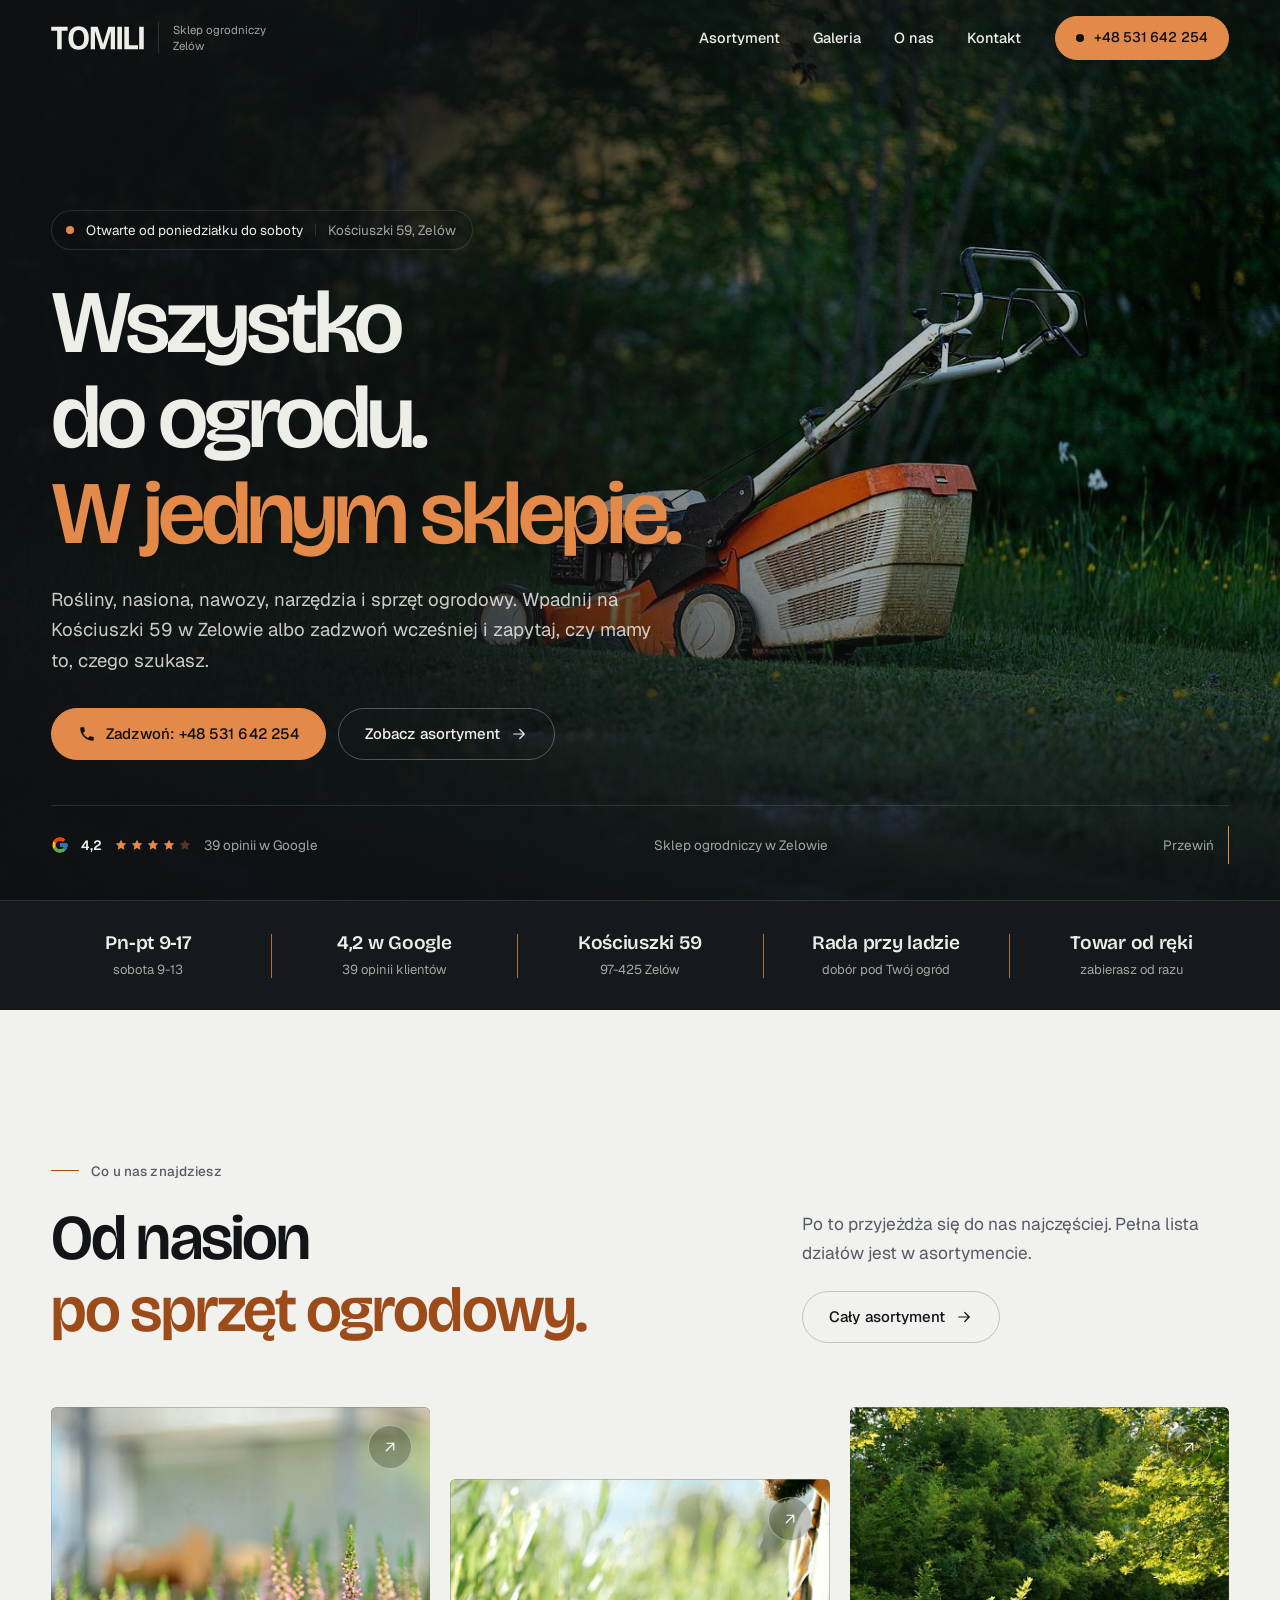
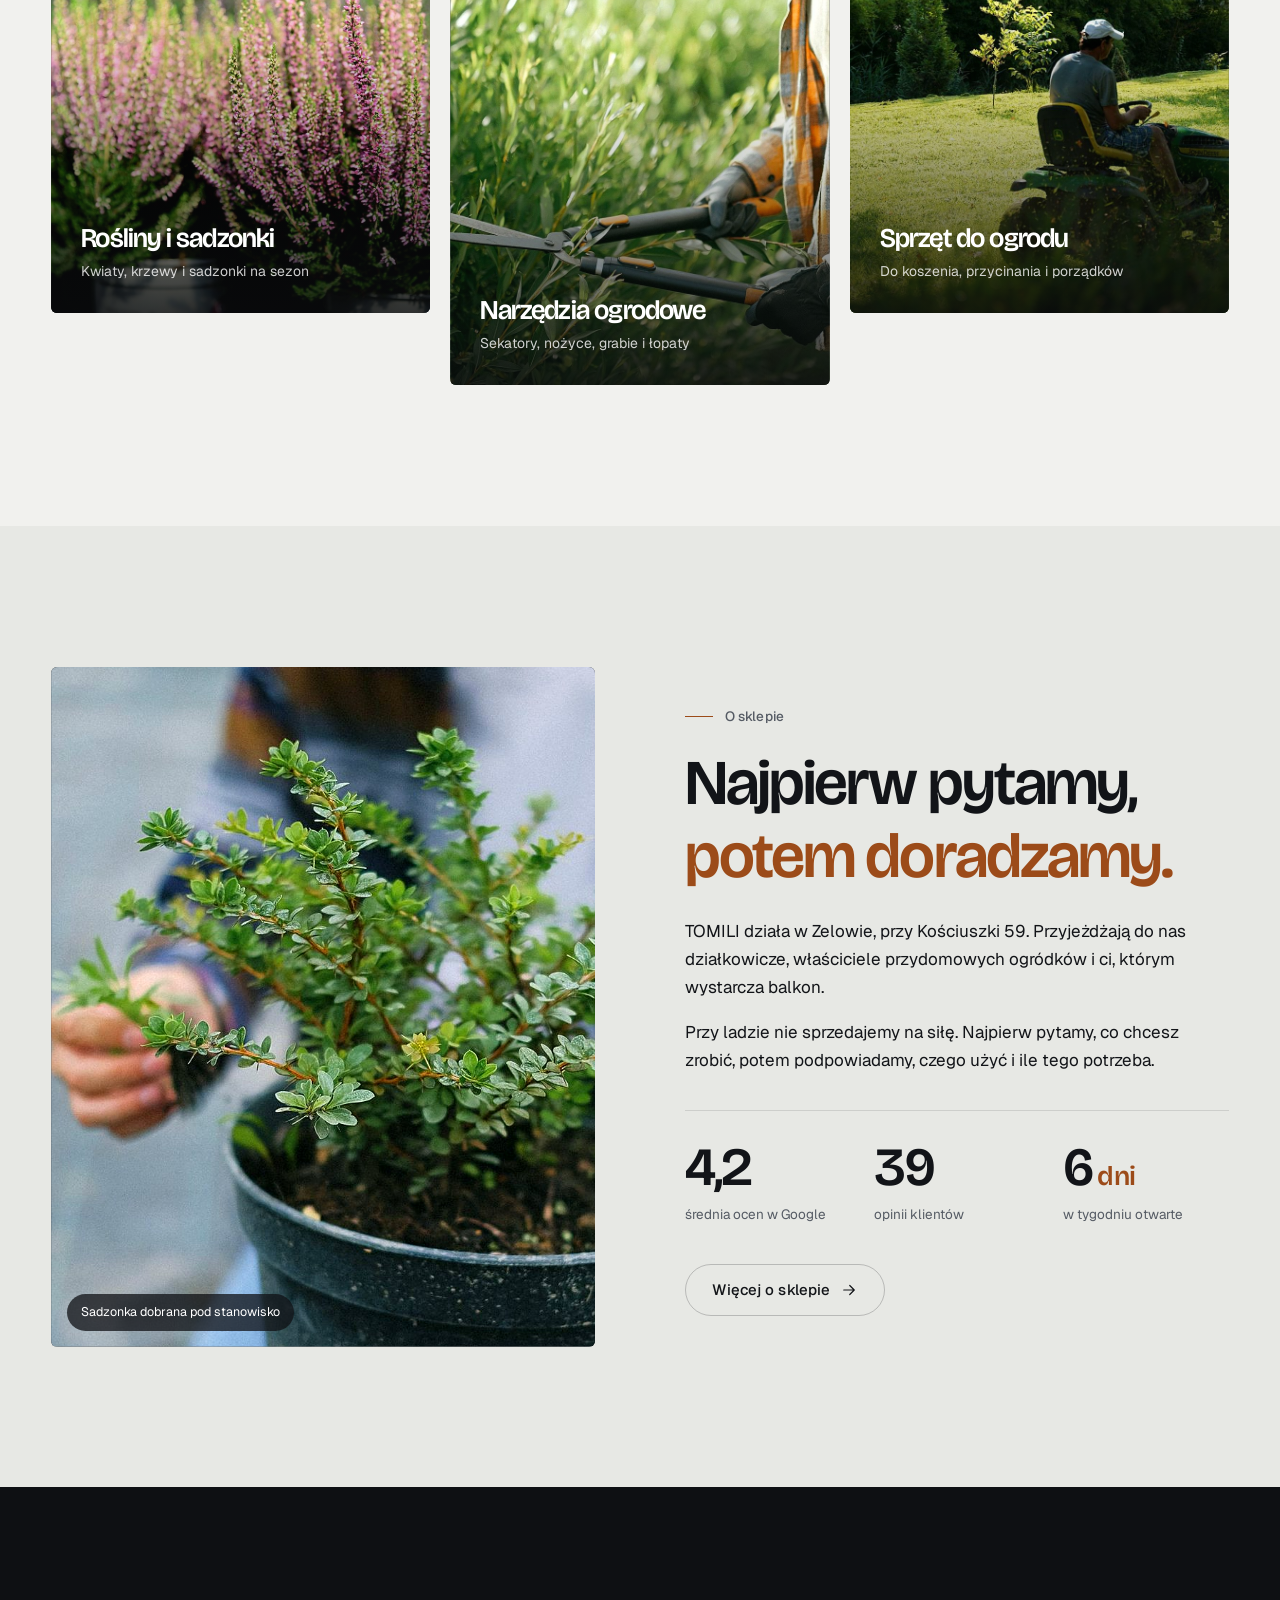
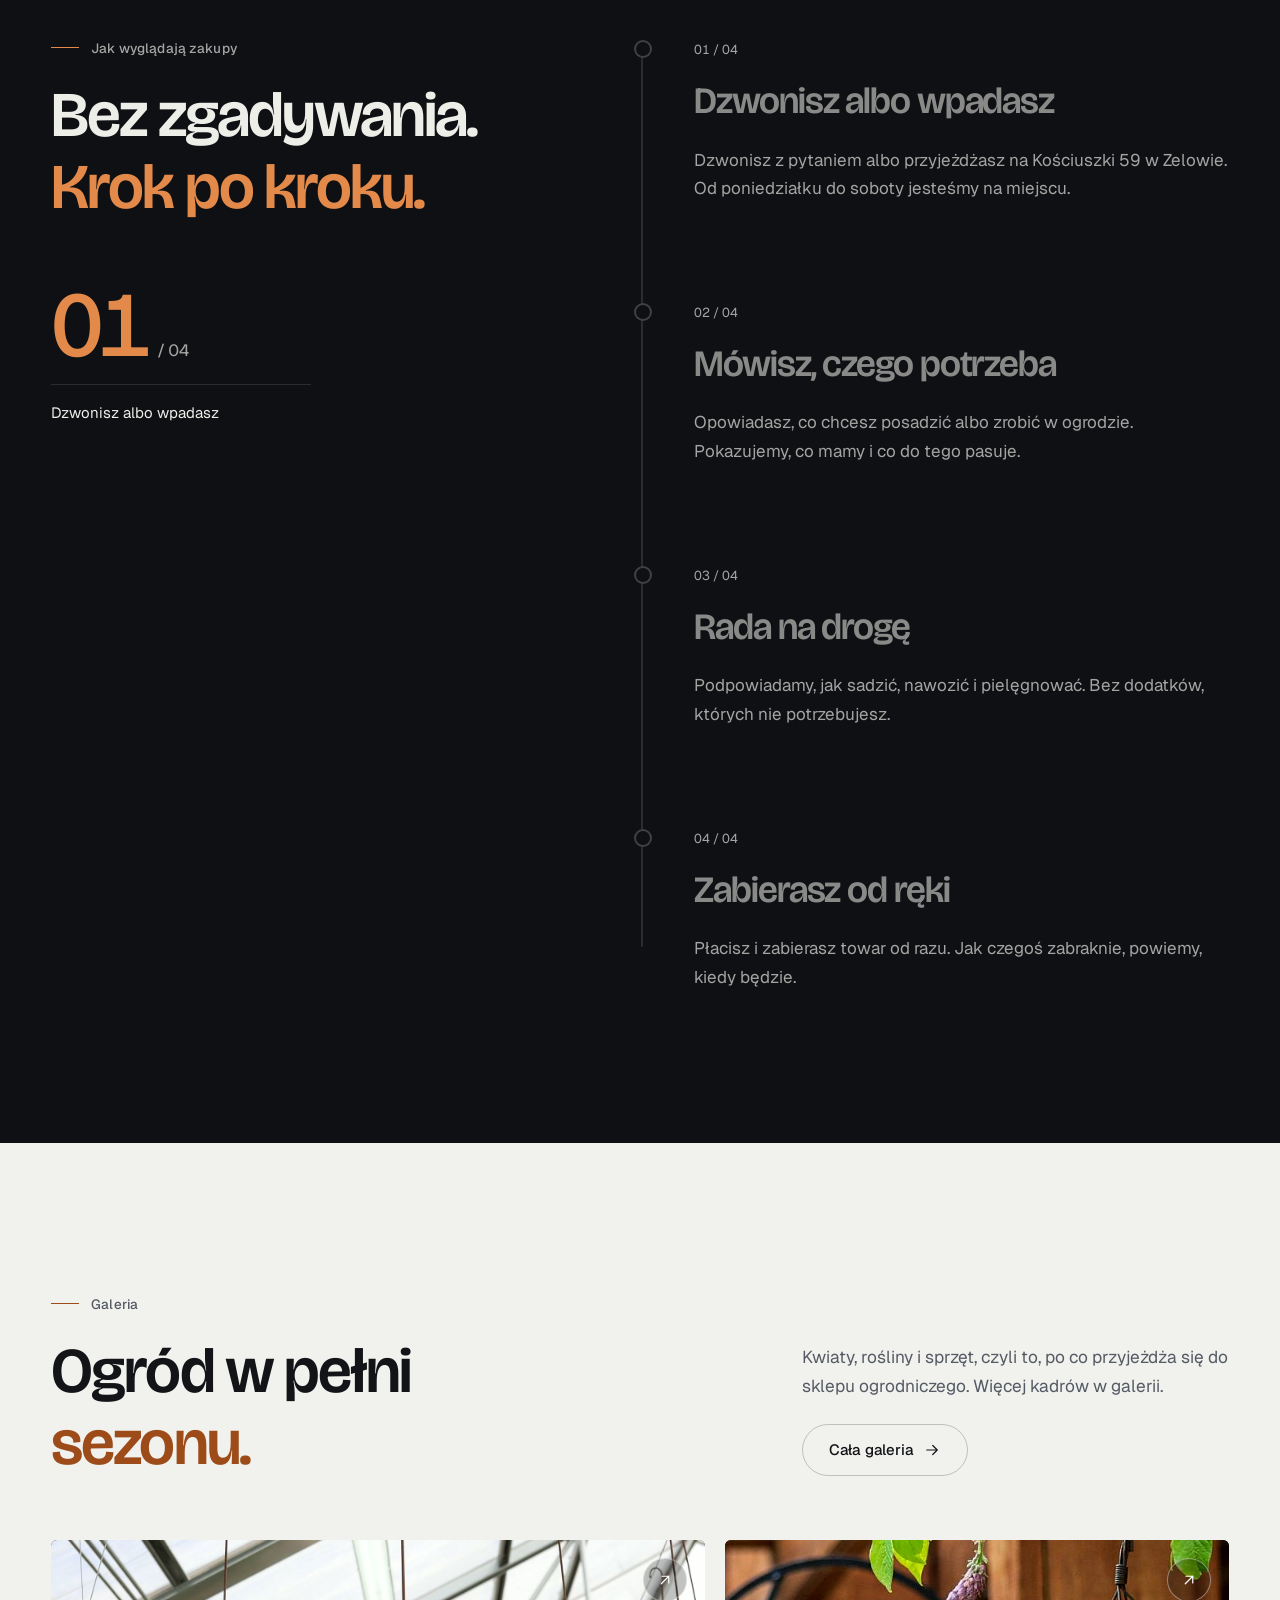
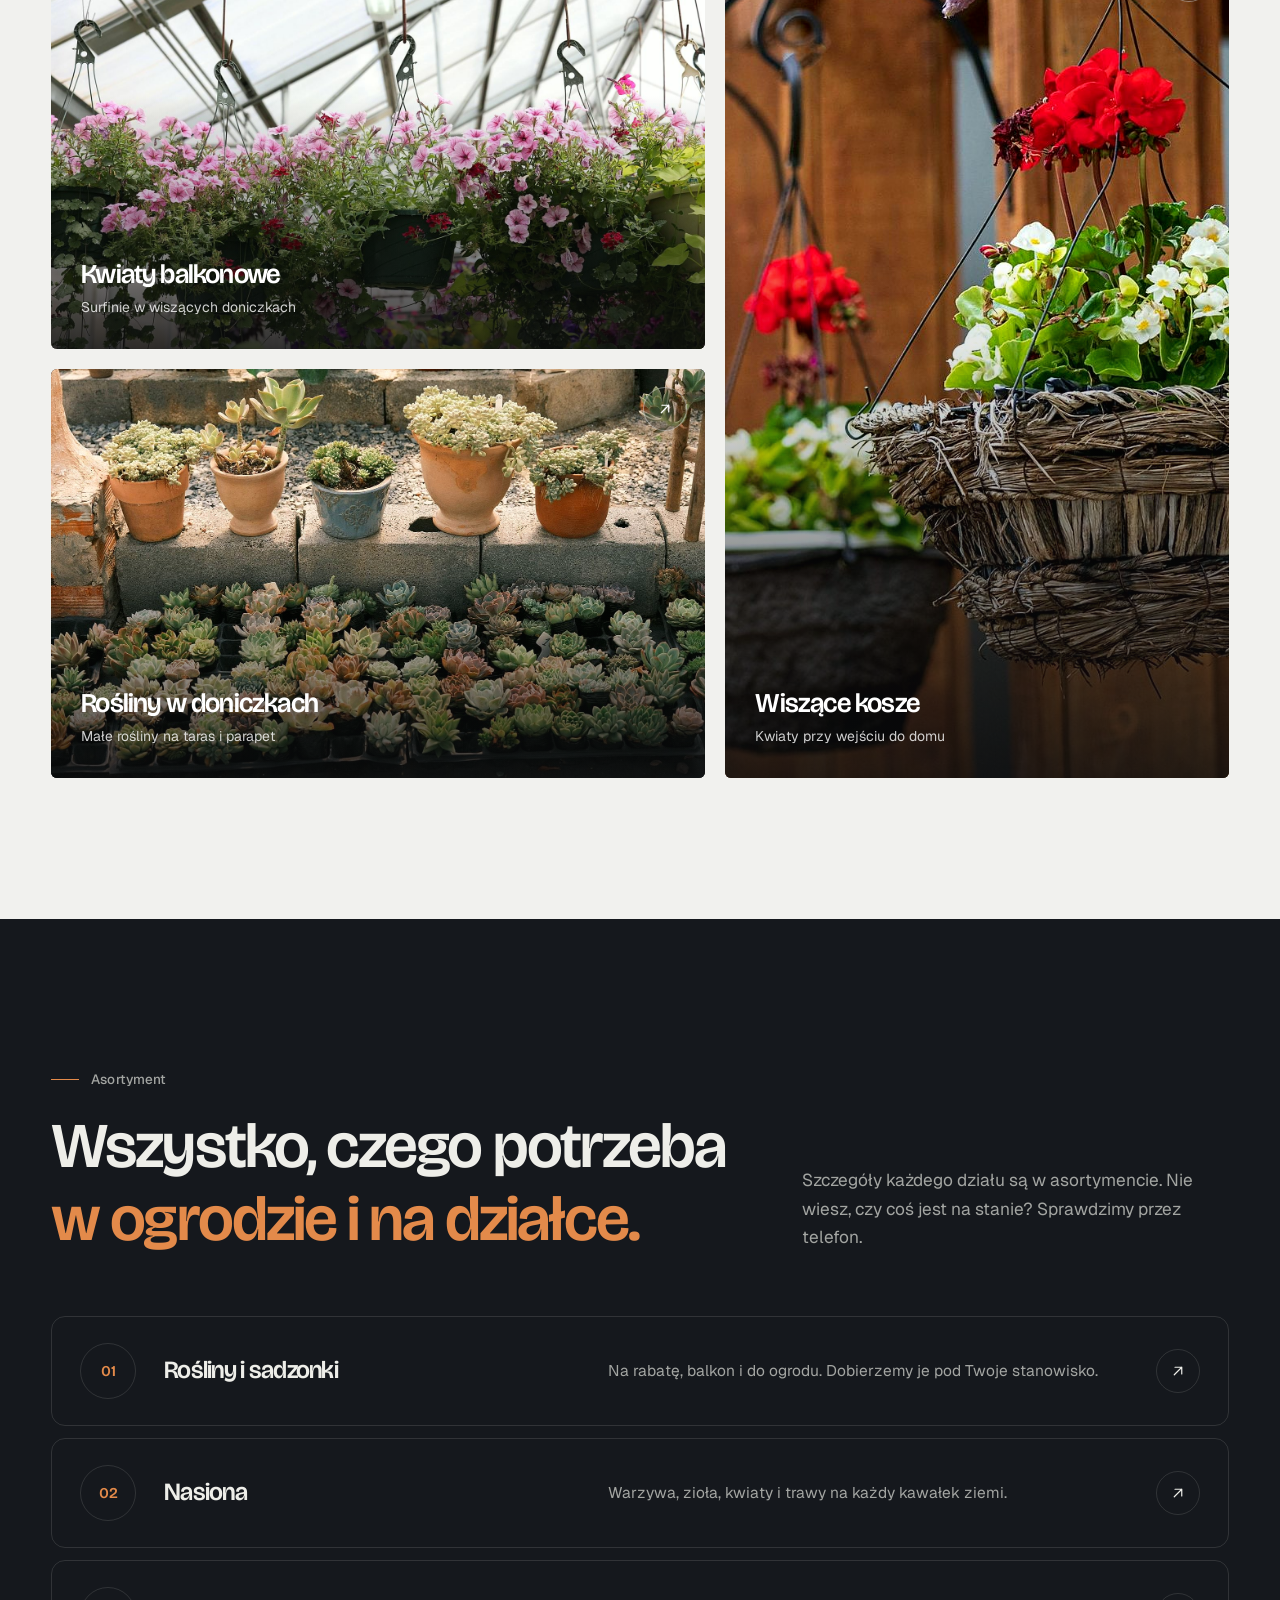
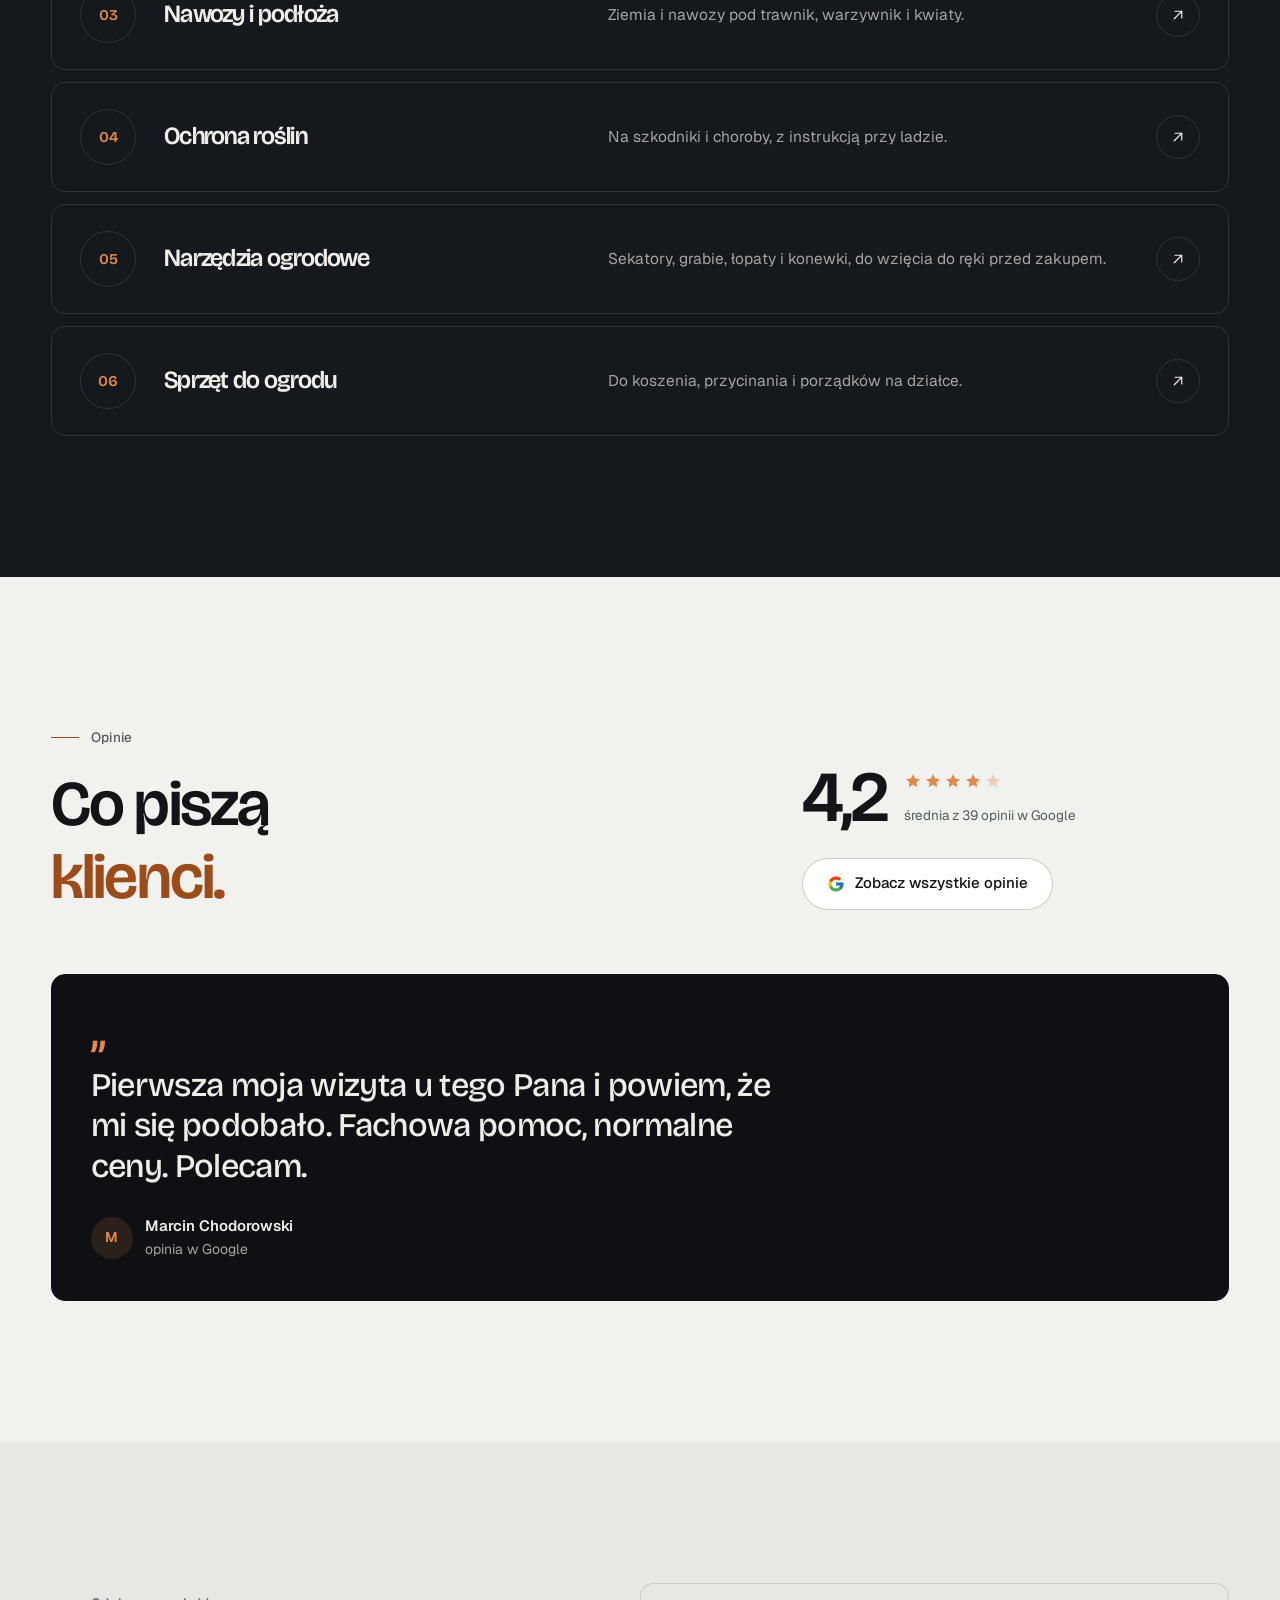
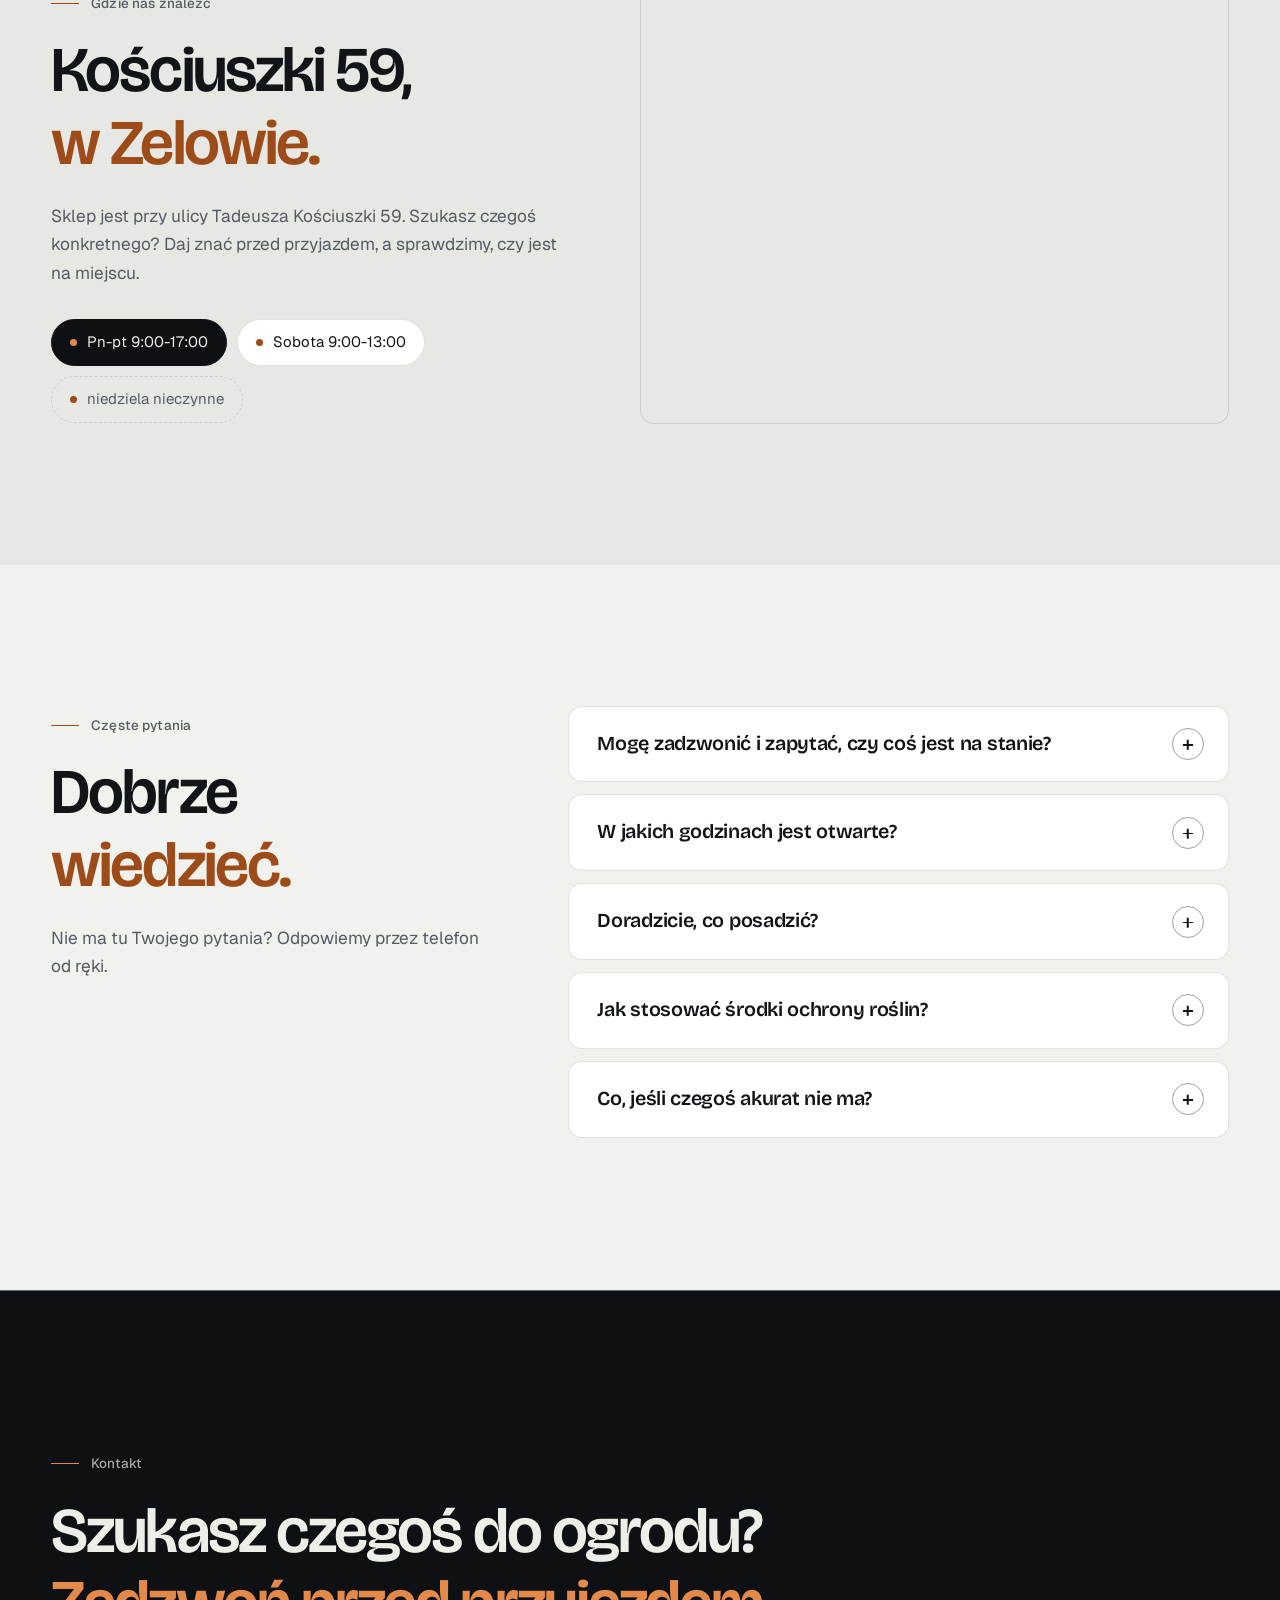
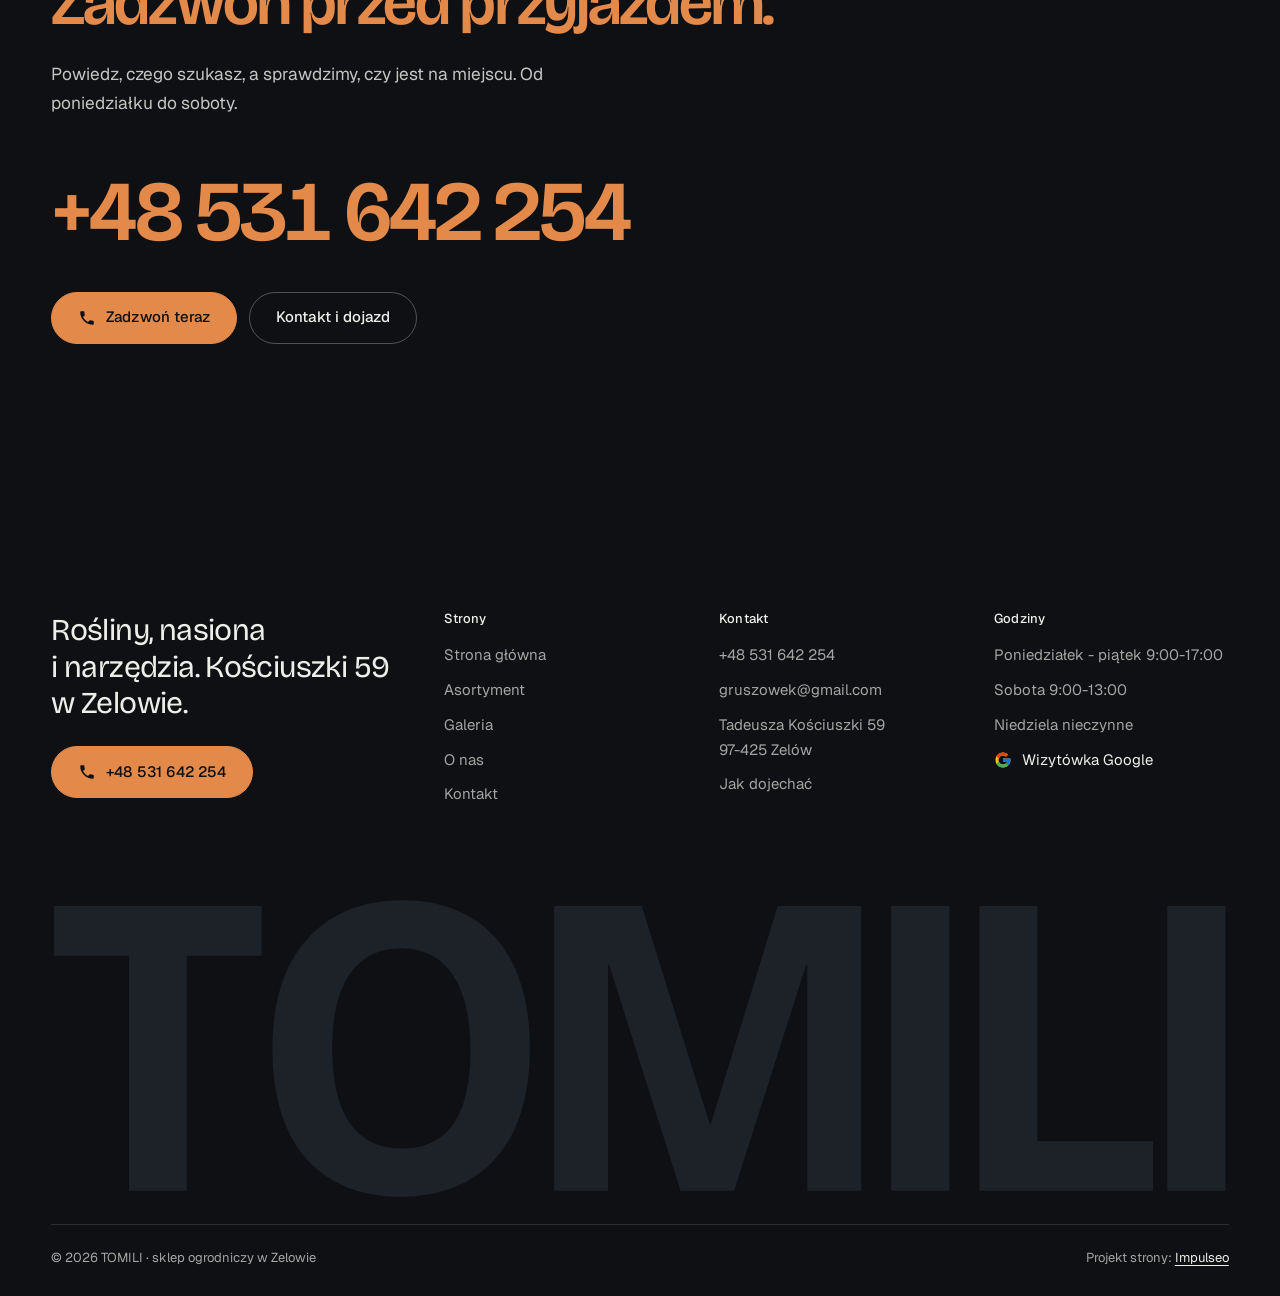
<file: index.html>
<!DOCTYPE html>
<html lang="pl">
<head>
<meta charset="UTF-8">
<meta name="viewport" content="width=device-width, initial-scale=1.0">
<title>TOMILI - sklep ogrodniczy · Zelów</title>
<meta name="description" content="TOMILI - sklep ogrodniczy w Zelowie przy Kościuszki 59. Rośliny, nasiona, nawozy, narzędzia i sprzęt do ogrodu. Otwarte od poniedziałku do soboty.">
<link rel="canonical" href="https://impulseo-pl.github.io/tomili/">
<meta name="robots" content="noindex, nofollow">
<meta property="og:type" content="website">
<meta property="og:locale" content="pl_PL">
<meta property="og:site_name" content="TOMILI">
<meta property="og:title" content="TOMILI - sklep ogrodniczy · Zelów">
<meta property="og:description" content="TOMILI - sklep ogrodniczy w Zelowie przy Kościuszki 59. Rośliny, nasiona, nawozy, narzędzia i sprzęt do ogrodu. Otwarte od poniedziałku do soboty.">
<meta property="og:url" content="https://impulseo-pl.github.io/tomili/">
<meta property="og:image" content="https://impulseo-pl.github.io/tomili/img/og.jpg">
<meta property="og:image:width" content="1200">
<meta property="og:image:height" content="630">
<meta name="twitter:card" content="summary_large_image">
<script type="application/ld+json">{"@context": "https://schema.org", "@type": "LocalBusiness", "name": "TOMILI", "url": "https://impulseo-pl.github.io/tomili/", "telephone": "+48531642254", "image": "https://impulseo-pl.github.io/tomili/img/og.jpg", "areaServed": "Zelów", "sameAs": ["https://www.google.com/maps/place/TOMILI/@51.4671884,19.2103248,17z/data=!4m6!3m5!1s0x471a3fef8802860d:0xffffd94359ae5ac!8m2!3d51.4671884!4d19.2103248"]}</script>
<meta name="theme-color" content="#0E1013">
<script>(function(){var d=document.documentElement;d.classList.add('js');try{if(!window.matchMedia('(prefers-reduced-motion: reduce)').matches)d.classList.add('anim');}catch(e){}setTimeout(function(){if(!d.classList.contains('anim-ok'))d.classList.remove('anim');},3500);})();</script>
<script>(function(){try{var d=document.documentElement,q=/[?&]intro/.test(location.search);if(!q&&window.matchMedia&&matchMedia('(prefers-reduced-motion: reduce)').matches)return;if(!q&&sessionStorage.getItem('tomili_intro'))return;sessionStorage.setItem('tomili_intro','1');d.classList.add('intro-on');setTimeout(function(){d.classList.remove('intro-on','intro-gra','intro-out');d.classList.add('hero-go')},4600);}catch(e){}})();</script>
<link rel="preload" as="image" href="img/hero.jpg" fetchpriority="high">
<link rel="preconnect" href="https://fonts.googleapis.com">
<link rel="preconnect" href="https://fonts.gstatic.com" crossorigin>
<link href="https://fonts.googleapis.com/css2?family=Bricolage+Grotesque:opsz,wght@12..96,400..700&family=Geist:wght@400..600&display=swap" rel="stylesheet">
<link rel="stylesheet" href="assets/styles.css?v=20261106">
<script src="assets/lenis.min.js?v=1.1.20" defer></script>
<script src="assets/main.js?v=20261106" defer></script>
<meta name="nb-deploy" content="9071c650251d">
</head>
<body>
<a class="skip" href="#tresc">Przejdź do treści</a>
<header class="site-head">
<div class="intro" aria-hidden="true"><span class="intro-line"><i></i></span><span class="intro-meta">sklep ogrodniczy · Zelów</span></div><div class="head-in">
  <a class="brand" href="index.html" aria-label="TOMILI - strona główna">
    <span class="znak"><svg class="wm" viewBox="7 -681 2729 702" role="img" aria-label="TOMILI"><path pathLength="1" style="--i:0" d="M187.7 0V-660H321.7V0ZM14 -544.7V-660H495.3V-544.7Z"/><path pathLength="1" style="--i:1" d="M816.5 14Q745.9 14 690.7 -8.8Q635.5 -31.6 597.5 -75.3Q559.4 -118.9 539.7 -182.4Q520 -245.9 520 -326.7Q520 -443.7 558.1 -520.4Q596.2 -597.2 664.4 -635.5Q732.5 -673.7 821.4 -673.7Q890.1 -673.7 944.6 -651.7Q999.2 -629.7 1037.7 -586.1Q1076.1 -542.6 1096.5 -478Q1116.9 -413.3 1116.9 -329.1Q1116.9 -246.3 1096.4 -182.1Q1076 -117.9 1036.8 -74.4Q997.7 -30.9 942 -8.4Q886.3 14 816.5 14ZM820.3 -98.2Q874.1 -98.2 909.4 -123.9Q944.6 -149.6 961.8 -200.2Q978.9 -250.7 978.9 -325.3Q978.9 -402.9 960.5 -455.3Q942.1 -507.7 906.4 -535Q870.7 -562.3 817.7 -562.3Q766.3 -562.3 730.7 -535.8Q695.1 -509.4 676.9 -457.9Q658.7 -406.3 658.7 -331.3Q658.7 -273.7 668.9 -229.9Q679.1 -186 699.6 -156.7Q720 -127.4 750.1 -112.8Q780.3 -98.2 820.3 -98.2Z"/><path pathLength="1" style="--i:2" d="M1172.8 0V-660H1376.1L1533.7 -154.2H1535.7L1691.2 -660H1884.7V0H1759.5V-525H1757.5L1590.1 0H1465.9L1300 -525.3H1298V0Z"/><path pathLength="1" style="--i:3" d="M1953.8 0V-660H2088.8V0Z"/><path pathLength="1" style="--i:4" d="M2158.8 0V-660H2292.8V0ZM2187.3 0V-115.3H2560.9V0Z"/><path pathLength="1" style="--i:5" d="M2593.8 0V-660H2728.8V0Z"/></svg></span>
    <span class="brand-sub">Sklep ogrodniczy<br>Zelów</span>
  </a>
  <nav class="nav-links" aria-label="Menu główne">
    <a class="nl" href="oferta.html">Asortyment</a><a class="nl" href="realizacje.html">Galeria</a><a class="nl" href="o-nas.html">O&nbsp;nas</a><a class="nl" href="kontakt.html">Kontakt</a>
    <a class="btn btn-copper nav-cta" href="tel:+48531642254"><span class="live" aria-hidden="true"></span>+48 531 642 254</a>
  </nav>
  <button class="burger" type="button" aria-label="Otwórz menu" aria-expanded="false" aria-controls="mnav"><span></span><span></span></button>
</div>
</header>
<script>(function(){var d=document.documentElement;if(!d.classList.contains('intro-on'))return;
var wyszlo=false,koniec=false,t0=Date.now();
function heroGotowe(){var im=document.querySelector('.hero-media img');return !!(im&&im.complete&&im.naturalWidth>0);}
function sprzataj(){if(koniec)return;koniec=true;d.classList.add('hero-go');d.classList.remove('intro-on','intro-gra','intro-out');
['--i-w','--i-h','--i-px','--i-py','--i-zmniejsz','--i-baza-w','--i-baza-h'].forEach(function(k){d.style.removeProperty(k);});
try{document.dispatchEvent(new Event('wejscie:koniec'));}catch(e){}}
function wyjdz(){if(wyszlo||koniec)return;wyszlo=true;d.classList.add('intro-out');setTimeout(function(){d.classList.add('hero-go');},240);setTimeout(sprzataj,880);}
function moze(){if(wyszlo||koniec)return;var t=Date.now()-t0;if(t>=1240&&(heroGotowe()||t>=1700))wyjdz();else setTimeout(moze,60);}
try{var znak=document.querySelector('.brand .znak'),wm=znak&&znak.querySelector('.wm');if(!wm){sprzataj();return;}
znak.classList.add('mierze');var r=wm.getBoundingClientRect();znak.classList.remove('mierze');
if(!r.width||!r.height){sprzataj();return;}
var W=window.innerWidth,H=window.innerHeight,cel=W<680?Math.min(W*0.66,300):Math.min(W*0.34,520);cel=Math.max(r.width,cel);
var u=function(k,v){d.style.setProperty(k,v);};
u('--i-w',Math.round(cel)+'px');u('--i-h',Math.round(cel*r.height/r.width)+'px');u('--i-zmniejsz',(r.width/cel).toFixed(4));
u('--i-px',Math.round(r.left+r.width/2-W/2)+'px');u('--i-py',Math.round(r.top+r.height/2-H/2)+'px');
u('--i-baza-w',Math.round(r.width)+'px');u('--i-baza-h',Math.round(r.height)+'px');
requestAnimationFrame(function(){requestAnimationFrame(function(){d.classList.add('intro-gra');t0=Date.now();moze();});});
['wheel','touchstart','keydown','pointerdown'].forEach(function(ev){window.addEventListener(ev,function(){sprzataj();},{once:true,passive:true});});
setTimeout(sprzataj,3900);
}catch(e){sprzataj();}})();</script>
<div class="mnav" id="mnav">
  <div class="mnav-in">
    <a class="ml" href="index.html" aria-current="page">Strona główna</a><a class="ml" href="oferta.html">Asortyment</a><a class="ml" href="realizacje.html">Galeria</a><a class="ml" href="o-nas.html">O&nbsp;nas</a><a class="ml" href="kontakt.html">Kontakt</a>
    <div class="mnav-foot">
      <span>Poniedziałek - piątek 9:00-17:00, sobota 9:00-13:00</span>
      <a class="btn btn-copper" href="tel:+48531642254"><svg class="ico" width="16" height="16" viewBox="0 0 24 24" fill="none" aria-hidden="true"><path d="M6.6 10.8a15.5 15.5 0 0 0 6.6 6.6l2.2-2.2a1 1 0 0 1 1-.24 11.4 11.4 0 0 0 3.6.58 1 1 0 0 1 1 1V20a1 1 0 0 1-1 1A17 17 0 0 1 3 4a1 1 0 0 1 1-1h3.5a1 1 0 0 1 1 1c0 1.25.2 2.46.58 3.6a1 1 0 0 1-.25 1l-2.23 2.2Z" fill="currentColor"/></svg>+48 531 642 254</a>
    </div>
  </div>
</div>
<main id="tresc">

<section class="hero">
  <div class="hero-media"><img src="img/hero.jpg" alt="Kosiarka spalinowa na zielonym trawniku" width="1600" height="1066" decoding="async" fetchpriority="high"></div>
  <div class="hero-in">
    <p class="hero-tag up" style="--d:0"><span class="live" aria-hidden="true"></span>Otwarte od poniedziałku do soboty<span class="sep" aria-hidden="true"></span><span class="muted">Kościuszki 59, Zelów</span></p>
    <h1><span class="ln"><span class="ln-i" style="--k:0">Wszystko</span></span><span class="ln"><span class="ln-i" style="--k:1">do ogrodu.</span></span><span class="ln"><span class="ln-i" style="--k:2"><em>W&nbsp;jednym sklepie.</em></span></span></h1>
    <p class="hero-lead up" style="--d:380">Rośliny, nasiona, nawozy, narzędzia i&nbsp;sprzęt ogrodowy. Wpadnij na Kościuszki 59 w&nbsp;Zelowie albo zadzwoń wcześniej i&nbsp;zapytaj, czy mamy to, czego szukasz.</p>
    <div class="hero-ctas up" style="--d:500">
      <a class="btn btn-copper" href="tel:+48531642254"><svg class="ico" width="16" height="16" viewBox="0 0 24 24" fill="none" aria-hidden="true"><path d="M6.6 10.8a15.5 15.5 0 0 0 6.6 6.6l2.2-2.2a1 1 0 0 1 1-.24 11.4 11.4 0 0 0 3.6.58 1 1 0 0 1 1 1V20a1 1 0 0 1-1 1A17 17 0 0 1 3 4a1 1 0 0 1 1-1h3.5a1 1 0 0 1 1 1c0 1.25.2 2.46.58 3.6a1 1 0 0 1-.25 1l-2.23 2.2Z" fill="currentColor"/></svg>Zadzwoń: +48 531 642 254</a>
      <a class="btn btn-ghost" href="oferta.html">Zobacz asortyment<svg class="ico arr" width="18" height="18" viewBox="0 0 24 24" fill="none" stroke="currentColor" stroke-width="1.6" stroke-linecap="round" stroke-linejoin="round" aria-hidden="true"><path d="M5 12h14M13 6l6 6-6 6"/></svg></a>
    </div>
    <div class="hero-foot up" style="--d:640">
      <span class="rate"><svg class="g-logo" viewBox="0 0 48 48" aria-hidden="true"><path fill="#FFC107" d="M43.6 20.5H42V20H24v8h11.3C33.7 32.7 29.2 36 24 36c-6.6 0-12-5.4-12-12s5.4-12 12-12c3.1 0 5.8 1.2 7.9 3.1l5.7-5.7C34 6.1 29.3 4 24 4 12.9 4 4 12.9 4 24s8.9 20 20 20 20-8.9 20-20c0-1.3-.1-2.4-.4-3.5z"/><path fill="#FF3D00" d="m6.3 14.7 6.6 4.8C14.7 15.1 19 12 24 12c3.1 0 5.8 1.2 7.9 3.1l5.7-5.7C34 6.1 29.3 4 24 4 16.3 4 9.7 8.3 6.3 14.7z"/><path fill="#4CAF50" d="M24 44c5.2 0 9.9-2 13.4-5.2l-6.2-5.2A11.9 11.9 0 0 1 24 36c-5.2 0-9.6-3.3-11.3-7.9l-6.5 5C9.5 39.6 16.2 44 24 44z"/><path fill="#1976D2" d="M43.6 20.5H42V20H24v8h11.3a12 12 0 0 1-4.1 5.6l6.2 5.2C37 39.2 44 34 44 24c0-1.3-.1-2.4-.4-3.5z"/></svg><b>4,2</b><span class="stars" aria-label="Ocena 4,2 na 5"><svg viewBox="0 0 24 24" aria-hidden="true"><path fill="currentColor" d="M12 2.8l2.8 5.9 6.4.8-4.7 4.4 1.2 6.3L12 17.1l-5.7 3.1 1.2-6.3L2.8 9.5l6.4-.8z"/></svg><svg viewBox="0 0 24 24" aria-hidden="true"><path fill="currentColor" d="M12 2.8l2.8 5.9 6.4.8-4.7 4.4 1.2 6.3L12 17.1l-5.7 3.1 1.2-6.3L2.8 9.5l6.4-.8z"/></svg><svg viewBox="0 0 24 24" aria-hidden="true"><path fill="currentColor" d="M12 2.8l2.8 5.9 6.4.8-4.7 4.4 1.2 6.3L12 17.1l-5.7 3.1 1.2-6.3L2.8 9.5l6.4-.8z"/></svg><svg viewBox="0 0 24 24" aria-hidden="true"><path fill="currentColor" d="M12 2.8l2.8 5.9 6.4.8-4.7 4.4 1.2 6.3L12 17.1l-5.7 3.1 1.2-6.3L2.8 9.5l6.4-.8z"/></svg><svg class="off" viewBox="0 0 24 24" aria-hidden="true"><path fill="currentColor" d="M12 2.8l2.8 5.9 6.4.8-4.7 4.4 1.2 6.3L12 17.1l-5.7 3.1 1.2-6.3L2.8 9.5l6.4-.8z"/></svg></span><span>39 opinii w&nbsp;Google</span></span>
      <span>Sklep ogrodniczy w&nbsp;Zelowie</span>
      <span class="cue" aria-hidden="true">Przewiń<span class="cue-line"><i></i></span></span>
    </div>
  </div>
</section>

<section class="strip" aria-label="Najważniejsze w skrócie">
  <div class="strip-in">
    <div class="strip-it"><div class="k">Pn-pt 9-17</div><div class="v">sobota 9-13</div></div>
    <div class="strip-it"><div class="k">4,2 w&nbsp;Google</div><div class="v">39 opinii klientów</div></div>
    <div class="strip-it"><div class="k">Kościuszki 59</div><div class="v">97-425 Zelów</div></div>
    <div class="strip-it"><div class="k">Rada przy ladzie</div><div class="v">dobór pod Twój ogród</div></div>
    <div class="strip-it"><div class="k">Towar od ręki</div><div class="v">zabierasz od razu</div></div>
  </div>
</section>

<section class="sec" id="dzialy">
  <div class="wrap">
    <div class="sec-head">
      <div>
        <p class="eyebrow rv">Co u nas znajdziesz</p>
        <h2 class="h2 rv rv-h"><span class="ln"><span class="ln-i" style="--k:0">Od nasion</span></span><span class="ln"><span class="ln-i" style="--k:1"><em>po sprzęt ogrodowy.</em></span></span></h2>
      </div>
      <div class="side rv" style="--d:120">
        <p class="lead">Po to przyjeżdża się do nas najczęściej. Pełna lista działów jest w&nbsp;asortymencie.</p>
        <a class="btn btn-ghost" href="oferta.html">Cały asortyment<svg class="ico arr" width="18" height="18" viewBox="0 0 24 24" fill="none" stroke="currentColor" stroke-width="1.6" stroke-linecap="round" stroke-linejoin="round" aria-hidden="true"><path d="M5 12h14M13 6l6 6-6 6"/></svg></a>
      </div>
    </div>
    <div class="tiles-3">
      <a class="tile rv-img rv" style="--d:0" href="oferta.html#rosliny">
        <img src="img/g6.jpg" alt="Rośliny i sadzonki - kwiaty, krzewy i sadzonki na sezon" width="1600" height="1068" decoding="async">
        <span class="go" aria-hidden="true"><svg class="ico" width="18" height="18" viewBox="0 0 24 24" fill="none" stroke="currentColor" stroke-width="1.6" stroke-linecap="round" stroke-linejoin="round" aria-hidden="true"><path d="M7 17 17 7M8 7h9v9"/></svg></span>
        <span class="tile-cap"><h3>Rośliny i&nbsp;sadzonki</h3><span>Kwiaty, krzewy i&nbsp;sadzonki na sezon</span></span>
      </a><a class="tile rv-img rv" style="--d:120" href="oferta.html#narzedzia">
        <img src="img/g5.jpg" alt="Narzędzia ogrodowe - sekatory, nożyce, grabie i łopaty" width="1600" height="1066" decoding="async">
        <span class="go" aria-hidden="true"><svg class="ico" width="18" height="18" viewBox="0 0 24 24" fill="none" stroke="currentColor" stroke-width="1.6" stroke-linecap="round" stroke-linejoin="round" aria-hidden="true"><path d="M7 17 17 7M8 7h9v9"/></svg></span>
        <span class="tile-cap"><h3>Narzędzia ogrodowe</h3><span>Sekatory, nożyce, grabie i&nbsp;łopaty</span></span>
      </a><a class="tile rv-img rv" style="--d:240" href="oferta.html#sprzet">
        <img src="img/g9.jpg" alt="Sprzęt do ogrodu - do koszenia, przycinania i porządków" width="1600" height="1066" decoding="async">
        <span class="go" aria-hidden="true"><svg class="ico" width="18" height="18" viewBox="0 0 24 24" fill="none" stroke="currentColor" stroke-width="1.6" stroke-linecap="round" stroke-linejoin="round" aria-hidden="true"><path d="M7 17 17 7M8 7h9v9"/></svg></span>
        <span class="tile-cap"><h3>Sprzęt do ogrodu</h3><span>Do koszenia, przycinania i&nbsp;porządków</span></span>
      </a>
    </div>
  </div>
</section>

<section class="sec paper-2">
  <div class="wrap about">
    <figure class="fig rv-img rv">
      <img src="img/about.jpg" alt="Krzew w doniczce trzymany w dłoniach" width="1600" height="1066" loading="lazy" decoding="async" data-plx="36" style="height:112%;margin-top:-6%">
      <figcaption class="fig-tag">Sadzonka dobrana pod stanowisko</figcaption>
    </figure>
    <div>
      <p class="eyebrow rv">O&nbsp;sklepie</p>
      <h2 class="h2 rv rv-h"><span class="ln"><span class="ln-i" style="--k:0">Najpierw pytamy,</span></span><span class="ln"><span class="ln-i" style="--k:1"><em>potem doradzamy.</em></span></span></h2>
      <p class="rv" style="--d:100;margin-top:28px">TOMILI działa w&nbsp;Zelowie, przy Kościuszki 59. Przyjeżdżają do nas działkowicze, właściciele przydomowych ogródków i&nbsp;ci, którym wystarcza balkon.</p>
      <p class="rv" style="--d:160">Przy ladzie nie sprzedajemy na siłę. Najpierw pytamy, co chcesz zrobić, potem podpowiadamy, czego użyć i&nbsp;ile tego potrzeba.</p>
      <div class="stats rv" style="--d:200">
        <div class="stat"><b><span class="num" data-to="4,2">4,2</span></b><span>średnia ocen w&nbsp;Google</span></div>
        <div class="stat"><b><span class="num" data-to="39">39</span></b><span>opinii klientów</span></div>
        <div class="stat"><b><span class="num" data-to="6">6</span><small>dni</small></b><span>w&nbsp;tygodniu otwarte</span></div>
      </div>
      <a class="btn btn-ghost rv" style="--d:240" href="o-nas.html">Więcej o&nbsp;sklepie<svg class="ico arr" width="18" height="18" viewBox="0 0 24 24" fill="none" stroke="currentColor" stroke-width="1.6" stroke-linecap="round" stroke-linejoin="round" aria-hidden="true"><path d="M5 12h14M13 6l6 6-6 6"/></svg></a>
    </div>
  </div>
</section>

<section class="proces proces-os sec">
  <div class="wrap proc-grid">
    <div class="proc-side">
      <p class="eyebrow rv">Jak wyglądają zakupy</p>
      <h2 class="h2 rv rv-h"><span class="ln"><span class="ln-i" style="--k:0">Bez zgadywania.</span></span><span class="ln"><span class="ln-i" style="--k:1"><em>Krok po kroku.</em></span></span></h2>
      <div class="proc-count rv" style="--d:160" aria-hidden="true"><b>01</b><span>/ 04</span></div>
      <p class="proc-now rv" style="--d:200" aria-hidden="true">Dzwonisz albo wpadasz</p>
    </div>
    <div class="proc-steps">
      <span class="wire" aria-hidden="true"><i></i></span>
      <ol class="proc-ol"><li class="step" data-nazwa="Dzwonisz albo wpadasz">
          <span class="no">01 / 04</span>
          <h3>Dzwonisz albo wpadasz</h3>
          <p>Dzwonisz z&nbsp;pytaniem albo przyjeżdżasz na Kościuszki 59 w&nbsp;Zelowie. Od poniedziałku do soboty jesteśmy na miejscu.</p>
        </li><li class="step" data-nazwa="Mówisz, czego potrzeba">
          <span class="no">02 / 04</span>
          <h3>Mówisz, czego potrzeba</h3>
          <p>Opowiadasz, co chcesz posadzić albo zrobić w&nbsp;ogrodzie. Pokazujemy, co mamy i&nbsp;co do tego pasuje.</p>
        </li><li class="step" data-nazwa="Rada na drogę">
          <span class="no">03 / 04</span>
          <h3>Rada na drogę</h3>
          <p>Podpowiadamy, jak sadzić, nawozić i&nbsp;pielęgnować. Bez dodatków, których nie potrzebujesz.</p>
        </li><li class="step" data-nazwa="Zabierasz od ręki">
          <span class="no">04 / 04</span>
          <h3>Zabierasz od ręki</h3>
          <p>Płacisz i&nbsp;zabierasz towar od razu. Jak czegoś zabraknie, powiemy, kiedy będzie.</p>
        </li></ol>
    </div>
  </div>
</section>

<section class="sec">
  <div class="wrap">
    <div class="sec-head">
      <div>
        <p class="eyebrow rv">Galeria</p>
        <h2 class="h2 rv rv-h"><span class="ln"><span class="ln-i" style="--k:0">Ogród w&nbsp;pełni</span></span><span class="ln"><span class="ln-i" style="--k:1"><em>sezonu.</em></span></span></h2>
      </div>
      <div class="side rv" style="--d:120">
        <p class="lead">Kwiaty, rośliny i&nbsp;sprzęt, czyli to, po co przyjeżdża się do sklepu ogrodniczego. Więcej kadrów w&nbsp;galerii.</p>
        <a class="btn btn-ghost" href="realizacje.html">Cała galeria<svg class="ico arr" width="18" height="18" viewBox="0 0 24 24" fill="none" stroke="currentColor" stroke-width="1.6" stroke-linecap="round" stroke-linejoin="round" aria-hidden="true"><path d="M5 12h14M13 6l6 6-6 6"/></svg></a>
      </div>
    </div>
    <div class="gal-3">
      <a class="tile rv-img rv" style="--d:0" href="realizacje.html">
        <img src="img/g7.jpg" alt="Kwiaty balkonowe - surfinie w wiszących doniczkach" width="1600" height="1067" loading="lazy" decoding="async">
        <span class="go" aria-hidden="true"><svg class="ico" width="18" height="18" viewBox="0 0 24 24" fill="none" stroke="currentColor" stroke-width="1.6" stroke-linecap="round" stroke-linejoin="round" aria-hidden="true"><path d="M7 17 17 7M8 7h9v9"/></svg></span>
        <span class="tile-cap"><h3>Kwiaty balkonowe</h3><span>Surfinie w&nbsp;wiszących doniczkach</span></span>
      </a><a class="tile rv-img rv" style="--d:120" href="realizacje.html">
        <img src="img/g8.jpg" alt="Wiszące kosze - kwiaty przy wejściu do domu" width="1600" height="1066" loading="lazy" decoding="async">
        <span class="go" aria-hidden="true"><svg class="ico" width="18" height="18" viewBox="0 0 24 24" fill="none" stroke="currentColor" stroke-width="1.6" stroke-linecap="round" stroke-linejoin="round" aria-hidden="true"><path d="M7 17 17 7M8 7h9v9"/></svg></span>
        <span class="tile-cap"><h3>Wiszące kosze</h3><span>Kwiaty przy wejściu do domu</span></span>
      </a><a class="tile rv-img rv" style="--d:240" href="realizacje.html">
        <img src="img/g4.jpg" alt="Rośliny w doniczkach - małe rośliny na taras i parapet" width="1600" height="1066" loading="lazy" decoding="async">
        <span class="go" aria-hidden="true"><svg class="ico" width="18" height="18" viewBox="0 0 24 24" fill="none" stroke="currentColor" stroke-width="1.6" stroke-linecap="round" stroke-linejoin="round" aria-hidden="true"><path d="M7 17 17 7M8 7h9v9"/></svg></span>
        <span class="tile-cap"><h3>Rośliny w&nbsp;doniczkach</h3><span>Małe rośliny na taras i&nbsp;parapet</span></span>
      </a>
    </div>
  </div>
</section>

<section class="sec dark-2" id="asortyment">
  <div class="wrap">
    <div class="sec-head">
      <div>
        <p class="eyebrow rv">Asortyment</p>
        <h2 class="h2 rv rv-h"><span class="ln"><span class="ln-i" style="--k:0">Wszystko, czego potrzeba</span></span><span class="ln"><span class="ln-i" style="--k:1"><em>w&nbsp;ogrodzie i&nbsp;na działce.</em></span></span></h2>
      </div>
      <div class="side rv" style="--d:120">
        <p class="lead">Szczegóły każdego działu są w&nbsp;asortymencie. Nie wiesz, czy coś jest na stanie? Sprawdzimy przez telefon.</p>
      </div>
    </div>
    <div class="svc-list">
      <a class="card rv" style="--d:0" href="oferta.html#rosliny">
        <span class="ic" aria-hidden="true"><b>01</b></span>
        <h3>Rośliny i&nbsp;sadzonki</h3>
        <p>Na rabatę, balkon i&nbsp;do ogrodu. Dobierzemy je pod Twoje stanowisko.</p>
        <span class="go" aria-hidden="true"><svg class="ico" width="18" height="18" viewBox="0 0 24 24" fill="none" stroke="currentColor" stroke-width="1.6" stroke-linecap="round" stroke-linejoin="round" aria-hidden="true"><path d="M7 17 17 7M8 7h9v9"/></svg></span>
      </a><a class="card rv" style="--d:60" href="oferta.html#nasiona">
        <span class="ic" aria-hidden="true"><b>02</b></span>
        <h3>Nasiona</h3>
        <p>Warzywa, zioła, kwiaty i&nbsp;trawy na każdy kawałek ziemi.</p>
        <span class="go" aria-hidden="true"><svg class="ico" width="18" height="18" viewBox="0 0 24 24" fill="none" stroke="currentColor" stroke-width="1.6" stroke-linecap="round" stroke-linejoin="round" aria-hidden="true"><path d="M7 17 17 7M8 7h9v9"/></svg></span>
      </a><a class="card rv" style="--d:120" href="oferta.html#nawozy">
        <span class="ic" aria-hidden="true"><b>03</b></span>
        <h3>Nawozy i&nbsp;podłoża</h3>
        <p>Ziemia i&nbsp;nawozy pod trawnik, warzywnik i&nbsp;kwiaty.</p>
        <span class="go" aria-hidden="true"><svg class="ico" width="18" height="18" viewBox="0 0 24 24" fill="none" stroke="currentColor" stroke-width="1.6" stroke-linecap="round" stroke-linejoin="round" aria-hidden="true"><path d="M7 17 17 7M8 7h9v9"/></svg></span>
      </a><a class="card rv" style="--d:180" href="oferta.html#ochrona">
        <span class="ic" aria-hidden="true"><b>04</b></span>
        <h3>Ochrona roślin</h3>
        <p>Na szkodniki i&nbsp;choroby, z&nbsp;instrukcją przy ladzie.</p>
        <span class="go" aria-hidden="true"><svg class="ico" width="18" height="18" viewBox="0 0 24 24" fill="none" stroke="currentColor" stroke-width="1.6" stroke-linecap="round" stroke-linejoin="round" aria-hidden="true"><path d="M7 17 17 7M8 7h9v9"/></svg></span>
      </a><a class="card rv" style="--d:240" href="oferta.html#narzedzia">
        <span class="ic" aria-hidden="true"><b>05</b></span>
        <h3>Narzędzia ogrodowe</h3>
        <p>Sekatory, grabie, łopaty i&nbsp;konewki, do wzięcia do ręki przed zakupem.</p>
        <span class="go" aria-hidden="true"><svg class="ico" width="18" height="18" viewBox="0 0 24 24" fill="none" stroke="currentColor" stroke-width="1.6" stroke-linecap="round" stroke-linejoin="round" aria-hidden="true"><path d="M7 17 17 7M8 7h9v9"/></svg></span>
      </a><a class="card rv" style="--d:300" href="oferta.html#sprzet">
        <span class="ic" aria-hidden="true"><b>06</b></span>
        <h3>Sprzęt do ogrodu</h3>
        <p>Do koszenia, przycinania i&nbsp;porządków na działce.</p>
        <span class="go" aria-hidden="true"><svg class="ico" width="18" height="18" viewBox="0 0 24 24" fill="none" stroke="currentColor" stroke-width="1.6" stroke-linecap="round" stroke-linejoin="round" aria-hidden="true"><path d="M7 17 17 7M8 7h9v9"/></svg></span>
      </a>
    </div>
  </div>
</section>

<section class="opinie sec" id="opinie">
  <div class="wrap">
    <div class="sec-head">
      <div>
        <p class="eyebrow rv">Opinie</p>
        <h2 class="h2 rv rv-h"><span class="ln"><span class="ln-i" style="--k:0">Co piszą</span></span><span class="ln"><span class="ln-i" style="--k:1"><em>klienci.</em></span></span></h2>
      </div>
      <div class="side rv" style="--d:120">
        <div class="op-meta"><span class="big">4,2</span><span><span class="stars" aria-label="Ocena 4,2 na 5"><svg viewBox="0 0 24 24" aria-hidden="true"><path fill="currentColor" d="M12 2.8l2.8 5.9 6.4.8-4.7 4.4 1.2 6.3L12 17.1l-5.7 3.1 1.2-6.3L2.8 9.5l6.4-.8z"/></svg><svg viewBox="0 0 24 24" aria-hidden="true"><path fill="currentColor" d="M12 2.8l2.8 5.9 6.4.8-4.7 4.4 1.2 6.3L12 17.1l-5.7 3.1 1.2-6.3L2.8 9.5l6.4-.8z"/></svg><svg viewBox="0 0 24 24" aria-hidden="true"><path fill="currentColor" d="M12 2.8l2.8 5.9 6.4.8-4.7 4.4 1.2 6.3L12 17.1l-5.7 3.1 1.2-6.3L2.8 9.5l6.4-.8z"/></svg><svg viewBox="0 0 24 24" aria-hidden="true"><path fill="currentColor" d="M12 2.8l2.8 5.9 6.4.8-4.7 4.4 1.2 6.3L12 17.1l-5.7 3.1 1.2-6.3L2.8 9.5l6.4-.8z"/></svg><svg class="off" viewBox="0 0 24 24" aria-hidden="true"><path fill="currentColor" d="M12 2.8l2.8 5.9 6.4.8-4.7 4.4 1.2 6.3L12 17.1l-5.7 3.1 1.2-6.3L2.8 9.5l6.4-.8z"/></svg></span><small>średnia z&nbsp;39 opinii w&nbsp;Google</small></span></div>
        <a class="op-google" href="https://www.google.com/maps/place/TOMILI/@51.4671884,19.2103248,17z/data=!4m6!3m5!1s0x471a3fef8802860d:0xffffd94359ae5ac!8m2!3d51.4671884!4d19.2103248" target="_blank" rel="noopener"><svg class="g-logo" viewBox="0 0 48 48" aria-hidden="true"><path fill="#FFC107" d="M43.6 20.5H42V20H24v8h11.3C33.7 32.7 29.2 36 24 36c-6.6 0-12-5.4-12-12s5.4-12 12-12c3.1 0 5.8 1.2 7.9 3.1l5.7-5.7C34 6.1 29.3 4 24 4 12.9 4 4 12.9 4 24s8.9 20 20 20 20-8.9 20-20c0-1.3-.1-2.4-.4-3.5z"/><path fill="#FF3D00" d="m6.3 14.7 6.6 4.8C14.7 15.1 19 12 24 12c3.1 0 5.8 1.2 7.9 3.1l5.7-5.7C34 6.1 29.3 4 24 4 16.3 4 9.7 8.3 6.3 14.7z"/><path fill="#4CAF50" d="M24 44c5.2 0 9.9-2 13.4-5.2l-6.2-5.2A11.9 11.9 0 0 1 24 36c-5.2 0-9.6-3.3-11.3-7.9l-6.5 5C9.5 39.6 16.2 44 24 44z"/><path fill="#1976D2" d="M43.6 20.5H42V20H24v8h11.3a12 12 0 0 1-4.1 5.6l6.2 5.2C37 39.2 44 34 44 24c0-1.3-.1-2.4-.4-3.5z"/></svg>Zobacz wszystkie opinie</a>
      </div>
    </div>
    <div class="opinie-grid solo">
      <figure class="op-card feat rv" style="--d:0">
          <span class="q" aria-hidden="true">„</span>
          <blockquote><p>Pierwsza moja wizyta u&nbsp;tego Pana i&nbsp;powiem, że mi się podobało. Fachowa pomoc, normalne ceny. Polecam.</p></blockquote>
          <figcaption><span class="av" aria-hidden="true">M</span><span><b>Marcin Chodorowski</b>opinia w&nbsp;Google</span></figcaption>
        </figure>
    </div>
  </div>
</section>

<section class="sec paper-2" id="dojazd">
  <div class="wrap area">
    <div>
      <p class="eyebrow rv">Gdzie nas znaleźć</p>
      <h2 class="h2 rv rv-h"><span class="ln"><span class="ln-i" style="--k:0">Kościuszki 59,</span></span><span class="ln"><span class="ln-i" style="--k:1"><em>w&nbsp;Zelowie.</em></span></span></h2>
      <p class="lead rv" style="--d:120;margin-top:26px">Sklep jest przy ulicy Tadeusza Kościuszki 59. Szukasz czegoś konkretnego? Daj znać przed przyjazdem, a&nbsp;sprawdzimy, czy jest na miejscu.</p>
      <ul class="cities rv" style="--d:180">
        <li class="base">Pn-pt 9:00-17:00</li><li>Sobota 9:00-13:00</li><li class="more">niedziela nieczynne</li>
      </ul>
    </div>
    <div class="map rv" style="--d:120">
      <iframe title="Mapa dojazdu - TOMILI, Kościuszki 59 w Zelowie" src="https://maps.google.com/maps?q=51.4671884,19.2103248&z=15&output=embed" loading="lazy" referrerpolicy="no-referrer-when-downgrade"></iframe>
    </div>
  </div>
</section>

<section class="sec" id="pytania">
  <div class="wrap faq-wrap">
    <div class="faq-side">
      <p class="eyebrow rv">Częste pytania</p>
      <h2 class="h2 rv rv-h"><span class="ln"><span class="ln-i" style="--k:0">Dobrze</span></span><span class="ln"><span class="ln-i" style="--k:1"><em>wiedzieć.</em></span></span></h2>
      <p class="lead rv" style="--d:120;margin-top:26px">Nie ma tu Twojego pytania? Odpowiemy przez telefon od ręki.</p>
    </div>
    <div>
      <details class="faq-item rv" style="--d:0">
          <summary>Mogę zadzwonić i&nbsp;zapytać, czy coś jest na stanie?<i></i><i></i></summary>
          <div class="faq-a"><p>Tak. Daj znać przed przyjazdem, a&nbsp;sprawdzimy, czy mamy to, czego szukasz. Oszczędzisz sobie drogi.</p></div>
        </details><details class="faq-item rv" style="--d:70">
          <summary>W&nbsp;jakich godzinach jest otwarte?<i></i><i></i></summary>
          <div class="faq-a"><p>Od poniedziałku do piątku od 9:00 do 17:00, w&nbsp;soboty od 9:00 do 13:00. W&nbsp;niedzielę sklep jest nieczynny.</p></div>
        </details><details class="faq-item rv" style="--d:140">
          <summary>Doradzicie, co posadzić?<i></i><i></i></summary>
          <div class="faq-a"><p>Tak. Powiedz, gdzie roślina ma rosnąć: w&nbsp;słońcu czy w&nbsp;cieniu, w&nbsp;gruncie czy w&nbsp;donicy. Podpowiemy, co się przyjmie i&nbsp;jak o&nbsp;to dbać.</p></div>
        </details><details class="faq-item rv" style="--d:210">
          <summary>Jak stosować środki ochrony roślin?<i></i><i></i></summary>
          <div class="faq-a"><p>Przy ladzie wyjaśnimy, jak użyć konkretnego środka i&nbsp;kiedy. Na miejscu zawsze trzymaj się etykiety na opakowaniu.</p></div>
        </details><details class="faq-item rv" style="--d:280">
          <summary>Co, jeśli czegoś akurat nie ma?<i></i><i></i></summary>
          <div class="faq-a"><p>Powiemy wprost i&nbsp;podpowiemy, kiedy będzie. Nie wciskamy zamiennika, który się nie sprawdzi.</p></div>
        </details>
    </div>
  </div>
</section>

<section class="stopklatka">
  <div class="stk-bg" style="background-image:url(img/g10.jpg)" aria-hidden="true"></div>
  <div class="stk-in">
    <p class="eyebrow rv">Kontakt</p>
    <h2 class="h2 rv rv-h"><span class="ln"><span class="ln-i" style="--k:0">Szukasz czegoś do ogrodu?</span></span><span class="ln"><span class="ln-i" style="--k:1"><em>Zadzwoń przed przyjazdem.</em></span></span></h2>
    <p class="lead rv" style="--d:120;margin-top:24px">Powiedz, czego szukasz, a&nbsp;sprawdzimy, czy jest na miejscu. Od poniedziałku do soboty.</p>
    <a class="cta-phone rv" style="--d:180" href="tel:+48531642254">+48 531 642 254</a>
    <div class="cta-row rv" style="--d:240">
      <a class="btn btn-copper" href="tel:+48531642254"><svg class="ico" width="16" height="16" viewBox="0 0 24 24" fill="none" aria-hidden="true"><path d="M6.6 10.8a15.5 15.5 0 0 0 6.6 6.6l2.2-2.2a1 1 0 0 1 1-.24 11.4 11.4 0 0 0 3.6.58 1 1 0 0 1 1 1V20a1 1 0 0 1-1 1A17 17 0 0 1 3 4a1 1 0 0 1 1-1h3.5a1 1 0 0 1 1 1c0 1.25.2 2.46.58 3.6a1 1 0 0 1-.25 1l-2.23 2.2Z" fill="currentColor"/></svg>Zadzwoń teraz</a>
      <a class="btn btn-ghost" href="kontakt.html">Kontakt i&nbsp;dojazd</a>
    </div>
  </div>
</section>
</main>
<footer class="site-foot">
  <div class="wrap">
    <div class="foot-top">
      <div>
        <p class="foot-claim">Rośliny, nasiona i&nbsp;narzędzia. Kościuszki 59 w&nbsp;Zelowie.</p>
        <a class="btn btn-copper" href="tel:+48531642254"><svg class="ico" width="16" height="16" viewBox="0 0 24 24" fill="none" aria-hidden="true"><path d="M6.6 10.8a15.5 15.5 0 0 0 6.6 6.6l2.2-2.2a1 1 0 0 1 1-.24 11.4 11.4 0 0 0 3.6.58 1 1 0 0 1 1 1V20a1 1 0 0 1-1 1A17 17 0 0 1 3 4a1 1 0 0 1 1-1h3.5a1 1 0 0 1 1 1c0 1.25.2 2.46.58 3.6a1 1 0 0 1-.25 1l-2.23 2.2Z" fill="currentColor"/></svg>+48 531 642 254</a>
      </div>
      <div>
        <h4>Strony</h4>
        <ul><li><a href="index.html">Strona główna</a></li><li><a href="oferta.html">Asortyment</a></li><li><a href="realizacje.html">Galeria</a></li><li><a href="o-nas.html">O&nbsp;nas</a></li><li><a href="kontakt.html">Kontakt</a></li></ul>
      </div>
      <div>
        <h4>Kontakt</h4>
        <ul>
          <li><a href="tel:+48531642254">+48 531 642 254</a></li>
          <li><a href="mailto:gruszowek@gmail.com">gruszowek@gmail.com</a></li>
          <li>Tadeusza Kościuszki 59<br>97-425 Zelów</li>
          <li><a href="https://www.google.com/maps/place/TOMILI/@51.4671884,19.2103248,17z/data=!4m6!3m5!1s0x471a3fef8802860d:0xffffd94359ae5ac!8m2!3d51.4671884!4d19.2103248" target="_blank" rel="noopener">Jak dojechać</a></li>
        </ul>
      </div>
      <div>
        <h4>Godziny</h4>
        <ul>
          <li>Poniedziałek - piątek 9:00-17:00</li>
          <li>Sobota 9:00-13:00</li>
          <li>Niedziela nieczynne</li>
          <li><a class="soc" href="https://www.google.com/maps/place/TOMILI/@51.4671884,19.2103248,17z/data=!4m6!3m5!1s0x471a3fef8802860d:0xffffd94359ae5ac!8m2!3d51.4671884!4d19.2103248" target="_blank" rel="noopener" aria-label="Wizytówka TOMILI w Google"><svg class="g-logo" viewBox="0 0 48 48" aria-hidden="true"><path fill="#FFC107" d="M43.6 20.5H42V20H24v8h11.3C33.7 32.7 29.2 36 24 36c-6.6 0-12-5.4-12-12s5.4-12 12-12c3.1 0 5.8 1.2 7.9 3.1l5.7-5.7C34 6.1 29.3 4 24 4 12.9 4 4 12.9 4 24s8.9 20 20 20 20-8.9 20-20c0-1.3-.1-2.4-.4-3.5z"/><path fill="#FF3D00" d="m6.3 14.7 6.6 4.8C14.7 15.1 19 12 24 12c3.1 0 5.8 1.2 7.9 3.1l5.7-5.7C34 6.1 29.3 4 24 4 16.3 4 9.7 8.3 6.3 14.7z"/><path fill="#4CAF50" d="M24 44c5.2 0 9.9-2 13.4-5.2l-6.2-5.2A11.9 11.9 0 0 1 24 36c-5.2 0-9.6-3.3-11.3-7.9l-6.5 5C9.5 39.6 16.2 44 24 44z"/><path fill="#1976D2" d="M43.6 20.5H42V20H24v8h11.3a12 12 0 0 1-4.1 5.6l6.2 5.2C37 39.2 44 34 44 24c0-1.3-.1-2.4-.4-3.5z"/></svg>Wizytówka Google</a></li>
        </ul>
      </div>
    </div>
    <div class="foot-mark" aria-hidden="true"><svg class="wm-foot" viewBox="7 -681 2729 702" aria-hidden="true" focusable="false"><path style="--i:0" d="M187.7 0V-660H321.7V0ZM14 -544.7V-660H495.3V-544.7Z"/><path style="--i:1" d="M816.5 14Q745.9 14 690.7 -8.8Q635.5 -31.6 597.5 -75.3Q559.4 -118.9 539.7 -182.4Q520 -245.9 520 -326.7Q520 -443.7 558.1 -520.4Q596.2 -597.2 664.4 -635.5Q732.5 -673.7 821.4 -673.7Q890.1 -673.7 944.6 -651.7Q999.2 -629.7 1037.7 -586.1Q1076.1 -542.6 1096.5 -478Q1116.9 -413.3 1116.9 -329.1Q1116.9 -246.3 1096.4 -182.1Q1076 -117.9 1036.8 -74.4Q997.7 -30.9 942 -8.4Q886.3 14 816.5 14ZM820.3 -98.2Q874.1 -98.2 909.4 -123.9Q944.6 -149.6 961.8 -200.2Q978.9 -250.7 978.9 -325.3Q978.9 -402.9 960.5 -455.3Q942.1 -507.7 906.4 -535Q870.7 -562.3 817.7 -562.3Q766.3 -562.3 730.7 -535.8Q695.1 -509.4 676.9 -457.9Q658.7 -406.3 658.7 -331.3Q658.7 -273.7 668.9 -229.9Q679.1 -186 699.6 -156.7Q720 -127.4 750.1 -112.8Q780.3 -98.2 820.3 -98.2Z"/><path style="--i:2" d="M1172.8 0V-660H1376.1L1533.7 -154.2H1535.7L1691.2 -660H1884.7V0H1759.5V-525H1757.5L1590.1 0H1465.9L1300 -525.3H1298V0Z"/><path style="--i:3" d="M1953.8 0V-660H2088.8V0Z"/><path style="--i:4" d="M2158.8 0V-660H2292.8V0ZM2187.3 0V-115.3H2560.9V0Z"/><path style="--i:5" d="M2593.8 0V-660H2728.8V0Z"/></svg></div>
    <div class="foot-bottom">
      <span>© 2026 TOMILI · sklep ogrodniczy w&nbsp;Zelowie</span>
      <span>Projekt strony: <a class="foot-credit" href="https://impulseo.pl" target="_blank" rel="noopener">Impulseo</a></span>
    </div>
  </div>
</footer>
<div class="sticky-call">
  <a class="btn btn-copper" href="tel:+48531642254"><svg class="ico" width="16" height="16" viewBox="0 0 24 24" fill="none" aria-hidden="true"><path d="M6.6 10.8a15.5 15.5 0 0 0 6.6 6.6l2.2-2.2a1 1 0 0 1 1-.24 11.4 11.4 0 0 0 3.6.58 1 1 0 0 1 1 1V20a1 1 0 0 1-1 1A17 17 0 0 1 3 4a1 1 0 0 1 1-1h3.5a1 1 0 0 1 1 1c0 1.25.2 2.46.58 3.6a1 1 0 0 1-.25 1l-2.23 2.2Z" fill="currentColor"/></svg>Zadzwoń</a>
  <a class="btn btn-ghost" href="kontakt.html">Jak dojechać</a>
</div>
<div class="demo-wazne" data-do="2026-11-12" data-cykl="3" hidden><svg class="dw-ico" width="13" height="13" viewBox="0 0 24 24" fill="none" aria-hidden="true"><circle cx="12" cy="12" r="8.6" stroke="currentColor" stroke-width="1.8"/><path d="M12 7.2V12l3.3 2" stroke="currentColor" stroke-width="1.8" stroke-linecap="round"/></svg><span class="dw-txt"></span></div>
</body>
</html>
</file>
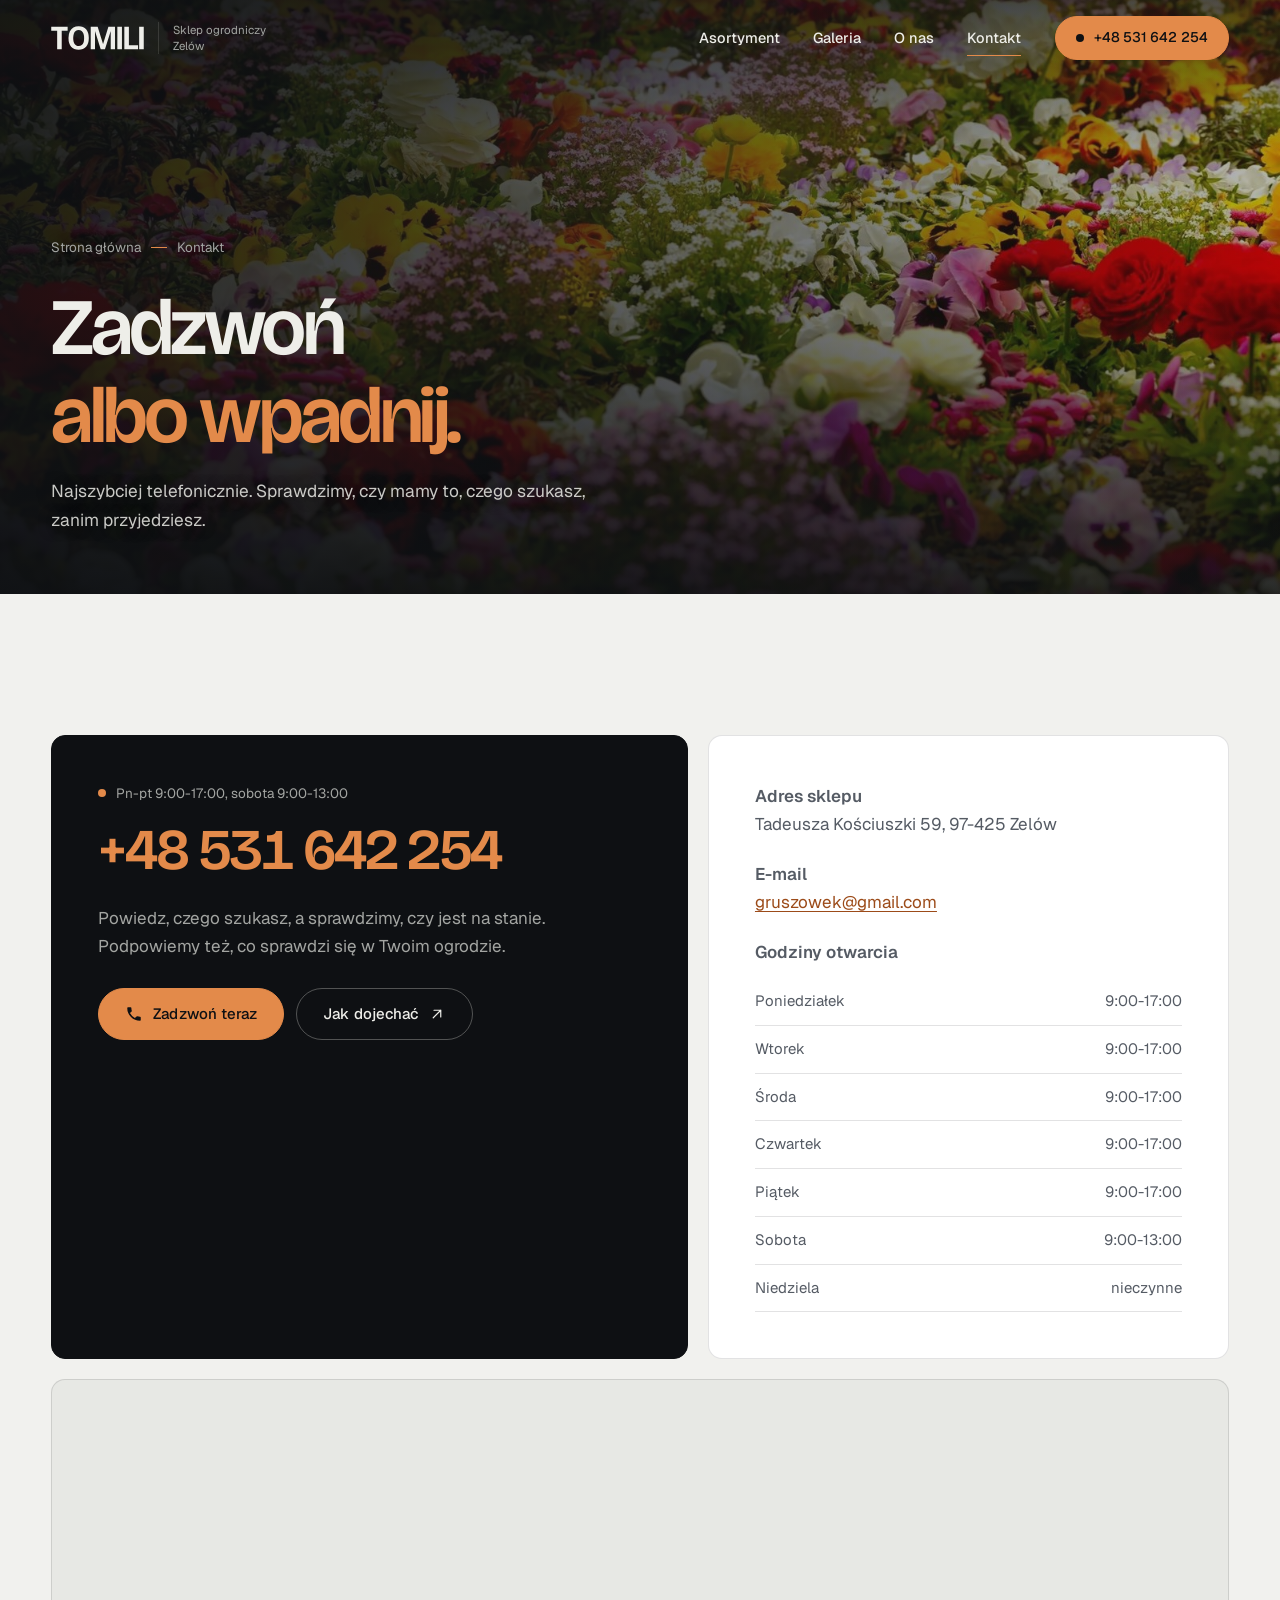
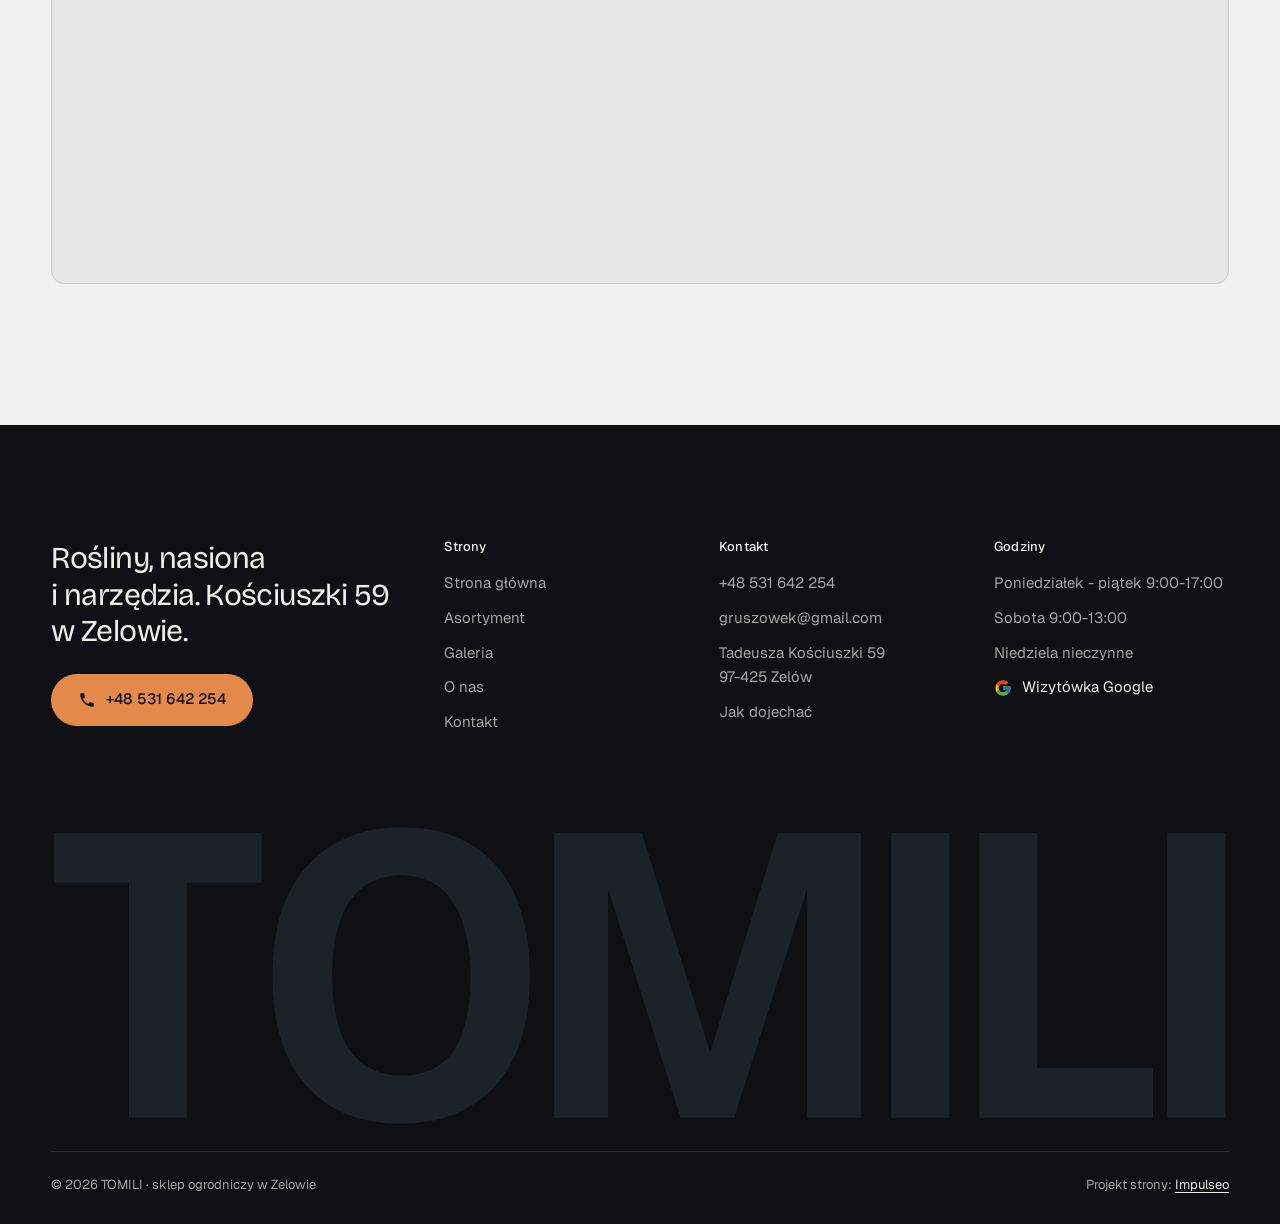
<file: kontakt.html>
<!DOCTYPE html>
<html lang="pl">
<head>
<meta charset="UTF-8">
<meta name="viewport" content="width=device-width, initial-scale=1.0">
<title>Kontakt - TOMILI</title>
<meta name="description" content="Kontakt TOMILI - Tadeusza Kościuszki 59, 97-425 Zelów">
<link rel="canonical" href="https://impulseo-pl.github.io/tomili/kontakt.html">
<meta name="robots" content="noindex, nofollow">
<meta property="og:type" content="website">
<meta property="og:locale" content="pl_PL">
<meta property="og:site_name" content="TOMILI">
<meta property="og:title" content="Kontakt - TOMILI">
<meta property="og:description" content="Kontakt TOMILI - Tadeusza Kościuszki 59, 97-425 Zelów">
<meta property="og:url" content="https://impulseo-pl.github.io/tomili/kontakt.html">
<meta property="og:image" content="https://impulseo-pl.github.io/tomili/img/og.jpg">
<meta property="og:image:width" content="1200">
<meta property="og:image:height" content="630">
<meta name="twitter:card" content="summary_large_image">
<meta name="theme-color" content="#0E1013">
<script>(function(){var d=document.documentElement;d.classList.add('js');try{if(!window.matchMedia('(prefers-reduced-motion: reduce)').matches)d.classList.add('anim');}catch(e){}setTimeout(function(){if(!d.classList.contains('anim-ok'))d.classList.remove('anim');},3500);})();</script>
<link rel="preconnect" href="https://fonts.googleapis.com">
<link rel="preconnect" href="https://fonts.gstatic.com" crossorigin>
<link href="https://fonts.googleapis.com/css2?family=Bricolage+Grotesque:opsz,wght@12..96,400..700&family=Geist:wght@400..600&display=swap" rel="stylesheet">
<link rel="stylesheet" href="assets/styles.css?v=20261106">
<script src="assets/lenis.min.js?v=1.1.20" defer></script>
<script src="assets/main.js?v=20261106" defer></script>

</head>
<body>
<a class="skip" href="#tresc">Przejdź do treści</a>
<header class="site-head">
<div class="head-in">
  <a class="brand" href="index.html" aria-label="TOMILI - strona główna">
    <span class="znak"><svg class="wm" viewBox="7 -681 2729 702" role="img" aria-label="TOMILI"><path pathLength="1" style="--i:0" d="M187.7 0V-660H321.7V0ZM14 -544.7V-660H495.3V-544.7Z"/><path pathLength="1" style="--i:1" d="M816.5 14Q745.9 14 690.7 -8.8Q635.5 -31.6 597.5 -75.3Q559.4 -118.9 539.7 -182.4Q520 -245.9 520 -326.7Q520 -443.7 558.1 -520.4Q596.2 -597.2 664.4 -635.5Q732.5 -673.7 821.4 -673.7Q890.1 -673.7 944.6 -651.7Q999.2 -629.7 1037.7 -586.1Q1076.1 -542.6 1096.5 -478Q1116.9 -413.3 1116.9 -329.1Q1116.9 -246.3 1096.4 -182.1Q1076 -117.9 1036.8 -74.4Q997.7 -30.9 942 -8.4Q886.3 14 816.5 14ZM820.3 -98.2Q874.1 -98.2 909.4 -123.9Q944.6 -149.6 961.8 -200.2Q978.9 -250.7 978.9 -325.3Q978.9 -402.9 960.5 -455.3Q942.1 -507.7 906.4 -535Q870.7 -562.3 817.7 -562.3Q766.3 -562.3 730.7 -535.8Q695.1 -509.4 676.9 -457.9Q658.7 -406.3 658.7 -331.3Q658.7 -273.7 668.9 -229.9Q679.1 -186 699.6 -156.7Q720 -127.4 750.1 -112.8Q780.3 -98.2 820.3 -98.2Z"/><path pathLength="1" style="--i:2" d="M1172.8 0V-660H1376.1L1533.7 -154.2H1535.7L1691.2 -660H1884.7V0H1759.5V-525H1757.5L1590.1 0H1465.9L1300 -525.3H1298V0Z"/><path pathLength="1" style="--i:3" d="M1953.8 0V-660H2088.8V0Z"/><path pathLength="1" style="--i:4" d="M2158.8 0V-660H2292.8V0ZM2187.3 0V-115.3H2560.9V0Z"/><path pathLength="1" style="--i:5" d="M2593.8 0V-660H2728.8V0Z"/></svg></span>
    <span class="brand-sub">Sklep ogrodniczy<br>Zelów</span>
  </a>
  <nav class="nav-links" aria-label="Menu główne">
    <a class="nl" href="oferta.html">Asortyment</a><a class="nl" href="realizacje.html">Galeria</a><a class="nl" href="o-nas.html">O&nbsp;nas</a><a class="nl" href="kontakt.html" aria-current="page">Kontakt</a>
    <a class="btn btn-copper nav-cta" href="tel:+48531642254"><span class="live" aria-hidden="true"></span>+48 531 642 254</a>
  </nav>
  <button class="burger" type="button" aria-label="Otwórz menu" aria-expanded="false" aria-controls="mnav"><span></span><span></span></button>
</div>
</header>
<div class="mnav" id="mnav">
  <div class="mnav-in">
    <a class="ml" href="index.html">Strona główna</a><a class="ml" href="oferta.html">Asortyment</a><a class="ml" href="realizacje.html">Galeria</a><a class="ml" href="o-nas.html">O&nbsp;nas</a><a class="ml" href="kontakt.html" aria-current="page">Kontakt</a>
    <div class="mnav-foot">
      <span>Poniedziałek - piątek 9:00-17:00, sobota 9:00-13:00</span>
      <a class="btn btn-copper" href="tel:+48531642254"><svg class="ico" width="16" height="16" viewBox="0 0 24 24" fill="none" aria-hidden="true"><path d="M6.6 10.8a15.5 15.5 0 0 0 6.6 6.6l2.2-2.2a1 1 0 0 1 1-.24 11.4 11.4 0 0 0 3.6.58 1 1 0 0 1 1 1V20a1 1 0 0 1-1 1A17 17 0 0 1 3 4a1 1 0 0 1 1-1h3.5a1 1 0 0 1 1 1c0 1.25.2 2.46.58 3.6a1 1 0 0 1-.25 1l-2.23 2.2Z" fill="currentColor"/></svg>+48 531 642 254</a>
    </div>
  </div>
</div>
<main id="tresc">
<section class="pagehead">
  <div class="pagehead-media"><img src="img/head-kontakt.jpg" alt="Kolorowa rabata pełna kwiatów" width="1600" height="1066" decoding="async" fetchpriority="high"></div>
  <div class="ph-in">
    <p class="crumb up" style="--d:0"><a href="index.html">Strona główna</a><span class="sl" aria-hidden="true"></span>Kontakt</p>
    <h1><span class="ln"><span class="ln-i" style="--k:0">Zadzwoń</span></span><span class="ln"><span class="ln-i" style="--k:1"><em>albo wpadnij.</em></span></span></h1>
    <p class="ph-lead up" style="--d:300">Najszybciej telefonicznie. Sprawdzimy, czy mamy to, czego szukasz, zanim przyjedziesz.</p>
  </div>
</section>

<section class="sec">
  <div class="wrap">
    <div class="k-grid">
      <div class="k-card dark rv">
        <span class="lbl"><span class="live" aria-hidden="true"></span>Pn-pt 9:00-17:00, sobota 9:00-13:00</span>
        <a class="k-phone" href="tel:+48531642254">+48 531 642 254</a>
        <p>Powiedz, czego szukasz, a&nbsp;sprawdzimy, czy jest na stanie. Podpowiemy też, co sprawdzi się w&nbsp;Twoim ogrodzie.</p>
        <div class="cta-row" style="margin-top:28px">
          <a class="btn btn-copper" href="tel:+48531642254"><svg class="ico" width="16" height="16" viewBox="0 0 24 24" fill="none" aria-hidden="true"><path d="M6.6 10.8a15.5 15.5 0 0 0 6.6 6.6l2.2-2.2a1 1 0 0 1 1-.24 11.4 11.4 0 0 0 3.6.58 1 1 0 0 1 1 1V20a1 1 0 0 1-1 1A17 17 0 0 1 3 4a1 1 0 0 1 1-1h3.5a1 1 0 0 1 1 1c0 1.25.2 2.46.58 3.6a1 1 0 0 1-.25 1l-2.23 2.2Z" fill="currentColor"/></svg>Zadzwoń teraz</a>
          <a class="btn btn-ghost" href="https://www.google.com/maps/place/TOMILI/@51.4671884,19.2103248,17z/data=!4m6!3m5!1s0x471a3fef8802860d:0xffffd94359ae5ac!8m2!3d51.4671884!4d19.2103248" target="_blank" rel="noopener">Jak dojechać<svg class="ico" width="18" height="18" viewBox="0 0 24 24" fill="none" stroke="currentColor" stroke-width="1.6" stroke-linecap="round" stroke-linejoin="round" aria-hidden="true"><path d="M7 17 17 7M8 7h9v9"/></svg></a>
        </div>
      </div>
      <div class="k-card rv" style="--d:120">
        <ul class="k-list bez-ikon">
          <li><span><b>Adres sklepu</b>Tadeusza Kościuszki 59, 97-425 Zelów</span></li>
          <li><span><b>E-mail</b><a class="u" href="mailto:gruszowek@gmail.com">gruszowek@gmail.com</a></span></li>
          <li><span><b>Godziny otwarcia</b>
            <ul class="hours"><li><span>Poniedziałek</span><span>9:00-17:00</span></li><li><span>Wtorek</span><span>9:00-17:00</span></li><li><span>Środa</span><span>9:00-17:00</span></li><li><span>Czwartek</span><span>9:00-17:00</span></li><li><span>Piątek</span><span>9:00-17:00</span></li><li><span>Sobota</span><span>9:00-13:00</span></li><li><span>Niedziela</span><span>nieczynne</span></li></ul></span></li>
        </ul>
      </div>
    </div>
    <div class="map map-lg rv">
      <iframe title="Mapa dojazdu - TOMILI, Kościuszki 59 w Zelowie" src="https://maps.google.com/maps?q=51.4671884,19.2103248&z=15&output=embed" loading="lazy" referrerpolicy="no-referrer-when-downgrade"></iframe>
    </div>
  </div>
</section>
</main>
<footer class="site-foot">
  <div class="wrap">
    <div class="foot-top">
      <div>
        <p class="foot-claim">Rośliny, nasiona i&nbsp;narzędzia. Kościuszki 59 w&nbsp;Zelowie.</p>
        <a class="btn btn-copper" href="tel:+48531642254"><svg class="ico" width="16" height="16" viewBox="0 0 24 24" fill="none" aria-hidden="true"><path d="M6.6 10.8a15.5 15.5 0 0 0 6.6 6.6l2.2-2.2a1 1 0 0 1 1-.24 11.4 11.4 0 0 0 3.6.58 1 1 0 0 1 1 1V20a1 1 0 0 1-1 1A17 17 0 0 1 3 4a1 1 0 0 1 1-1h3.5a1 1 0 0 1 1 1c0 1.25.2 2.46.58 3.6a1 1 0 0 1-.25 1l-2.23 2.2Z" fill="currentColor"/></svg>+48 531 642 254</a>
      </div>
      <div>
        <h4>Strony</h4>
        <ul><li><a href="index.html">Strona główna</a></li><li><a href="oferta.html">Asortyment</a></li><li><a href="realizacje.html">Galeria</a></li><li><a href="o-nas.html">O&nbsp;nas</a></li><li><a href="kontakt.html">Kontakt</a></li></ul>
      </div>
      <div>
        <h4>Kontakt</h4>
        <ul>
          <li><a href="tel:+48531642254">+48 531 642 254</a></li>
          <li><a href="mailto:gruszowek@gmail.com">gruszowek@gmail.com</a></li>
          <li>Tadeusza Kościuszki 59<br>97-425 Zelów</li>
          <li><a href="https://www.google.com/maps/place/TOMILI/@51.4671884,19.2103248,17z/data=!4m6!3m5!1s0x471a3fef8802860d:0xffffd94359ae5ac!8m2!3d51.4671884!4d19.2103248" target="_blank" rel="noopener">Jak dojechać</a></li>
        </ul>
      </div>
      <div>
        <h4>Godziny</h4>
        <ul>
          <li>Poniedziałek - piątek 9:00-17:00</li>
          <li>Sobota 9:00-13:00</li>
          <li>Niedziela nieczynne</li>
          <li><a class="soc" href="https://www.google.com/maps/place/TOMILI/@51.4671884,19.2103248,17z/data=!4m6!3m5!1s0x471a3fef8802860d:0xffffd94359ae5ac!8m2!3d51.4671884!4d19.2103248" target="_blank" rel="noopener" aria-label="Wizytówka TOMILI w Google"><svg class="g-logo" viewBox="0 0 48 48" aria-hidden="true"><path fill="#FFC107" d="M43.6 20.5H42V20H24v8h11.3C33.7 32.7 29.2 36 24 36c-6.6 0-12-5.4-12-12s5.4-12 12-12c3.1 0 5.8 1.2 7.9 3.1l5.7-5.7C34 6.1 29.3 4 24 4 12.9 4 4 12.9 4 24s8.9 20 20 20 20-8.9 20-20c0-1.3-.1-2.4-.4-3.5z"/><path fill="#FF3D00" d="m6.3 14.7 6.6 4.8C14.7 15.1 19 12 24 12c3.1 0 5.8 1.2 7.9 3.1l5.7-5.7C34 6.1 29.3 4 24 4 16.3 4 9.7 8.3 6.3 14.7z"/><path fill="#4CAF50" d="M24 44c5.2 0 9.9-2 13.4-5.2l-6.2-5.2A11.9 11.9 0 0 1 24 36c-5.2 0-9.6-3.3-11.3-7.9l-6.5 5C9.5 39.6 16.2 44 24 44z"/><path fill="#1976D2" d="M43.6 20.5H42V20H24v8h11.3a12 12 0 0 1-4.1 5.6l6.2 5.2C37 39.2 44 34 44 24c0-1.3-.1-2.4-.4-3.5z"/></svg>Wizytówka Google</a></li>
        </ul>
      </div>
    </div>
    <div class="foot-mark" aria-hidden="true"><svg class="wm-foot" viewBox="7 -681 2729 702" aria-hidden="true" focusable="false"><path style="--i:0" d="M187.7 0V-660H321.7V0ZM14 -544.7V-660H495.3V-544.7Z"/><path style="--i:1" d="M816.5 14Q745.9 14 690.7 -8.8Q635.5 -31.6 597.5 -75.3Q559.4 -118.9 539.7 -182.4Q520 -245.9 520 -326.7Q520 -443.7 558.1 -520.4Q596.2 -597.2 664.4 -635.5Q732.5 -673.7 821.4 -673.7Q890.1 -673.7 944.6 -651.7Q999.2 -629.7 1037.7 -586.1Q1076.1 -542.6 1096.5 -478Q1116.9 -413.3 1116.9 -329.1Q1116.9 -246.3 1096.4 -182.1Q1076 -117.9 1036.8 -74.4Q997.7 -30.9 942 -8.4Q886.3 14 816.5 14ZM820.3 -98.2Q874.1 -98.2 909.4 -123.9Q944.6 -149.6 961.8 -200.2Q978.9 -250.7 978.9 -325.3Q978.9 -402.9 960.5 -455.3Q942.1 -507.7 906.4 -535Q870.7 -562.3 817.7 -562.3Q766.3 -562.3 730.7 -535.8Q695.1 -509.4 676.9 -457.9Q658.7 -406.3 658.7 -331.3Q658.7 -273.7 668.9 -229.9Q679.1 -186 699.6 -156.7Q720 -127.4 750.1 -112.8Q780.3 -98.2 820.3 -98.2Z"/><path style="--i:2" d="M1172.8 0V-660H1376.1L1533.7 -154.2H1535.7L1691.2 -660H1884.7V0H1759.5V-525H1757.5L1590.1 0H1465.9L1300 -525.3H1298V0Z"/><path style="--i:3" d="M1953.8 0V-660H2088.8V0Z"/><path style="--i:4" d="M2158.8 0V-660H2292.8V0ZM2187.3 0V-115.3H2560.9V0Z"/><path style="--i:5" d="M2593.8 0V-660H2728.8V0Z"/></svg></div>
    <div class="foot-bottom">
      <span>© 2026 TOMILI · sklep ogrodniczy w&nbsp;Zelowie</span>
      <span>Projekt strony: <a class="foot-credit" href="https://impulseo.pl" target="_blank" rel="noopener">Impulseo</a></span>
    </div>
  </div>
</footer>
<div class="sticky-call">
  <a class="btn btn-copper" href="tel:+48531642254"><svg class="ico" width="16" height="16" viewBox="0 0 24 24" fill="none" aria-hidden="true"><path d="M6.6 10.8a15.5 15.5 0 0 0 6.6 6.6l2.2-2.2a1 1 0 0 1 1-.24 11.4 11.4 0 0 0 3.6.58 1 1 0 0 1 1 1V20a1 1 0 0 1-1 1A17 17 0 0 1 3 4a1 1 0 0 1 1-1h3.5a1 1 0 0 1 1 1c0 1.25.2 2.46.58 3.6a1 1 0 0 1-.25 1l-2.23 2.2Z" fill="currentColor"/></svg>Zadzwoń</a>
  <a class="btn btn-ghost" href="kontakt.html">Jak dojechać</a>
</div>
<div class="demo-wazne" data-do="2026-11-12" data-cykl="3" hidden><svg class="dw-ico" width="13" height="13" viewBox="0 0 24 24" fill="none" aria-hidden="true"><circle cx="12" cy="12" r="8.6" stroke="currentColor" stroke-width="1.8"/><path d="M12 7.2V12l3.3 2" stroke="currentColor" stroke-width="1.8" stroke-linecap="round"/></svg><span class="dw-txt"></span></div>
</body>
</html>
</file>
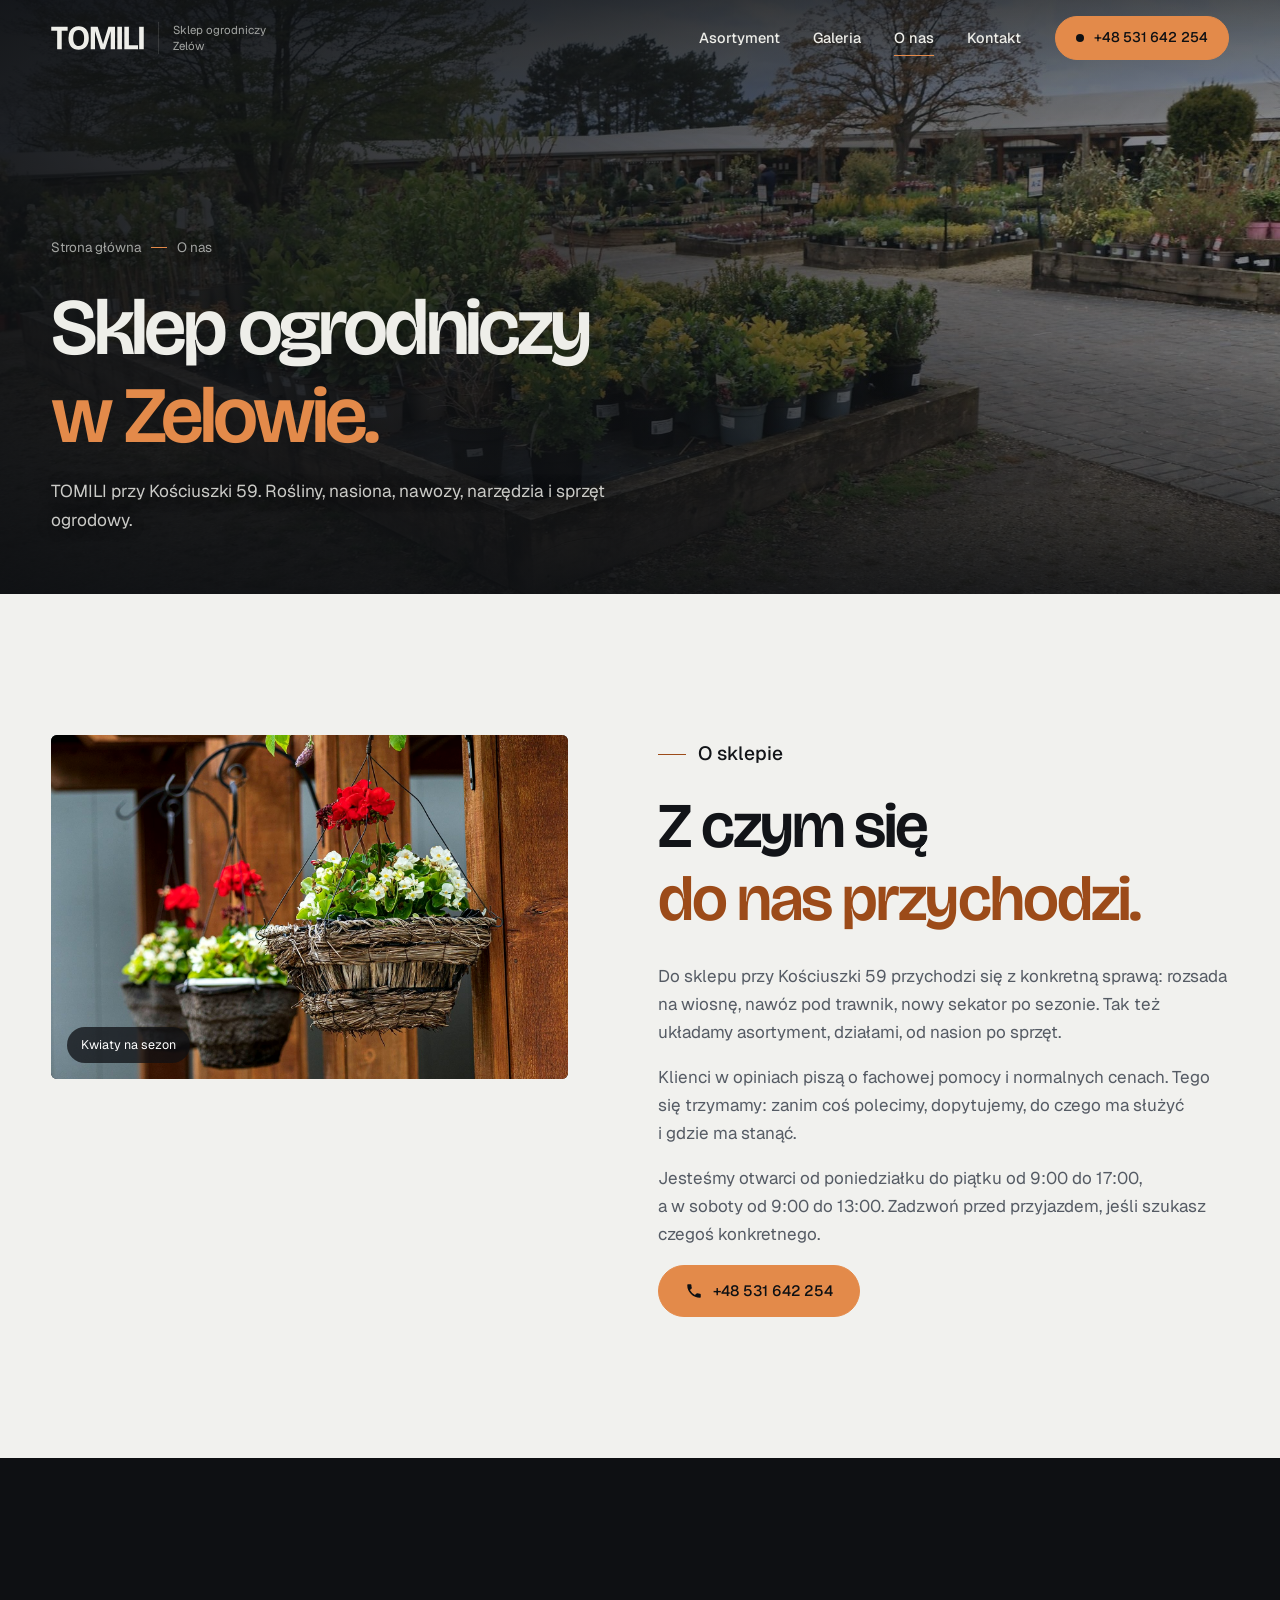
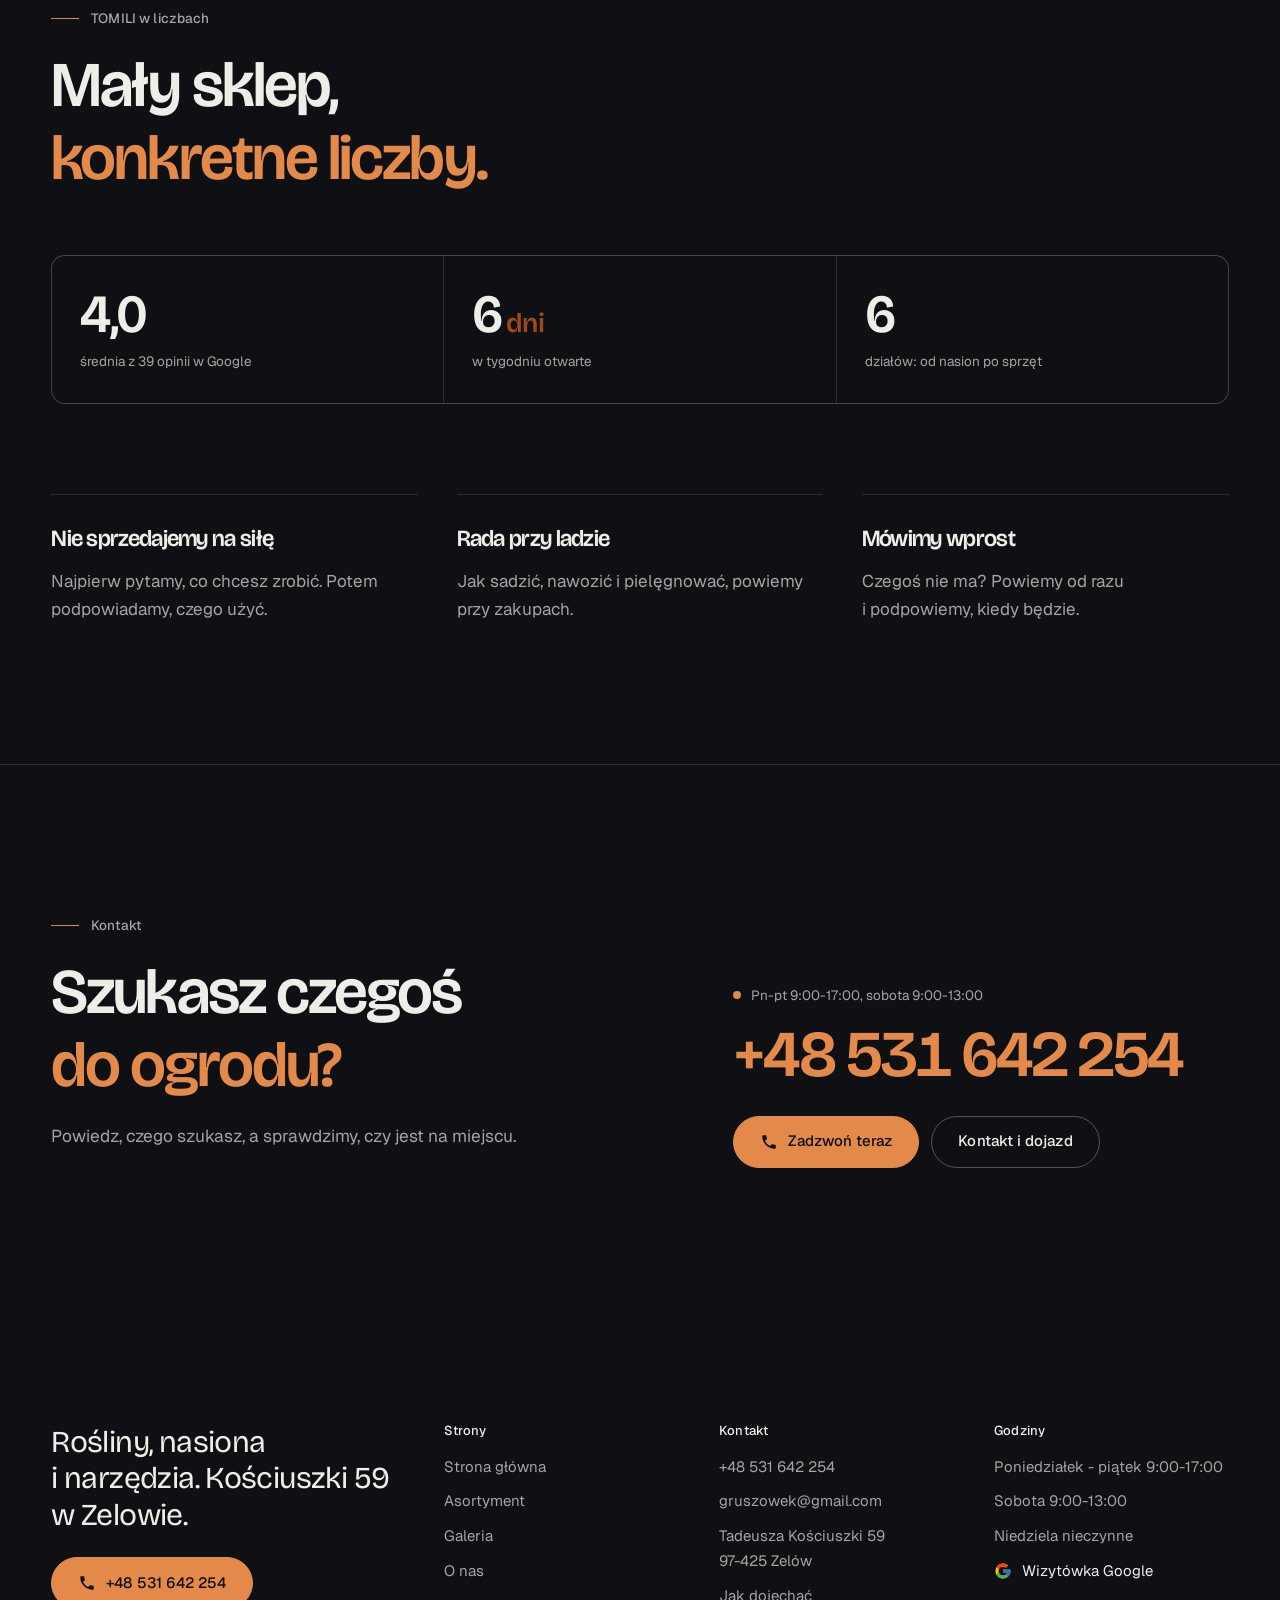
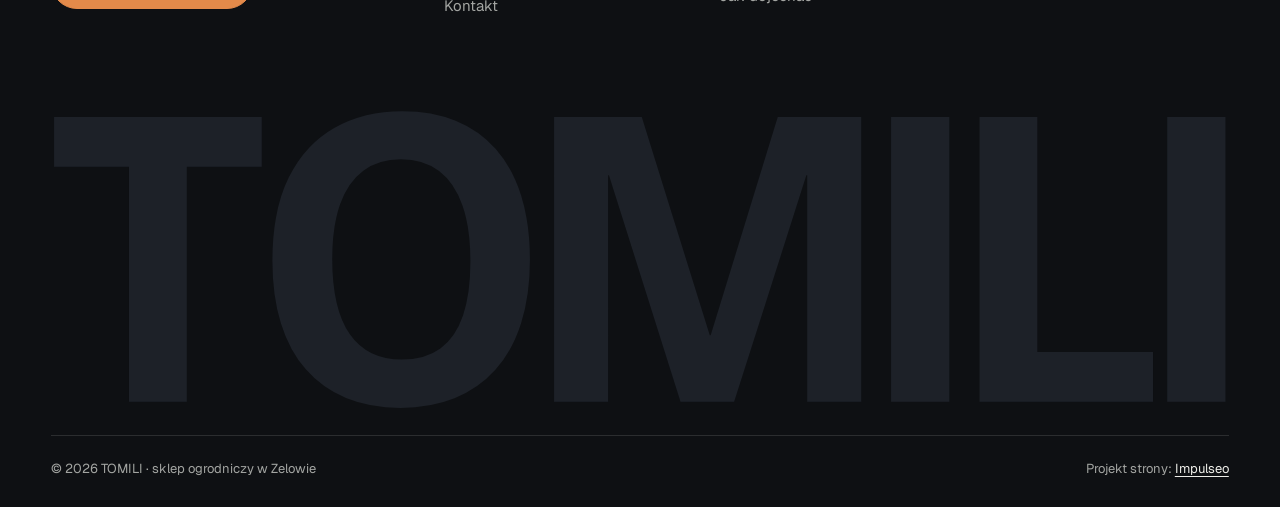
<file: o-nas.html>
<!DOCTYPE html>
<html lang="pl">
<head>
<meta charset="UTF-8">
<meta name="viewport" content="width=device-width, initial-scale=1.0">
<title>O nas - TOMILI</title>
<meta name="description" content="TOMILI - sklep ogrodniczy w Zelowie przy Kościuszki 59. Rośliny, nasiona, nawozy, narzędzia i sprzęt do ogrodu. Otwarte od poniedziałku do soboty.">
<link rel="canonical" href="https://impulseo-pl.github.io/tomili/o-nas.html">
<meta name="robots" content="noindex, nofollow">
<meta property="og:type" content="website">
<meta property="og:locale" content="pl_PL">
<meta property="og:site_name" content="TOMILI">
<meta property="og:title" content="O nas - TOMILI">
<meta property="og:description" content="TOMILI - sklep ogrodniczy w Zelowie przy Kościuszki 59. Rośliny, nasiona, nawozy, narzędzia i sprzęt do ogrodu. Otwarte od poniedziałku do soboty.">
<meta property="og:url" content="https://impulseo-pl.github.io/tomili/o-nas.html">
<meta property="og:image" content="https://impulseo-pl.github.io/tomili/img/og.jpg">
<meta property="og:image:width" content="1200">
<meta property="og:image:height" content="630">
<meta name="twitter:card" content="summary_large_image">
<meta name="theme-color" content="#0E1013">
<script>(function(){var d=document.documentElement;d.classList.add('js');try{if(!window.matchMedia('(prefers-reduced-motion: reduce)').matches)d.classList.add('anim');}catch(e){}setTimeout(function(){if(!d.classList.contains('anim-ok'))d.classList.remove('anim');},3500);})();</script>
<link rel="preconnect" href="https://fonts.googleapis.com">
<link rel="preconnect" href="https://fonts.gstatic.com" crossorigin>
<link href="https://fonts.googleapis.com/css2?family=Bricolage+Grotesque:opsz,wght@12..96,400..700&family=Geist:wght@400..600&display=swap" rel="stylesheet">
<link rel="stylesheet" href="assets/styles.css?v=20261106">
<script src="assets/lenis.min.js?v=1.1.20" defer></script>
<script src="assets/main.js?v=20261106" defer></script>

</head>
<body>
<a class="skip" href="#tresc">Przejdź do treści</a>
<header class="site-head">
<div class="head-in">
  <a class="brand" href="index.html" aria-label="TOMILI - strona główna">
    <span class="znak"><svg class="wm" viewBox="7 -681 2729 702" role="img" aria-label="TOMILI"><path pathLength="1" style="--i:0" d="M187.7 0V-660H321.7V0ZM14 -544.7V-660H495.3V-544.7Z"/><path pathLength="1" style="--i:1" d="M816.5 14Q745.9 14 690.7 -8.8Q635.5 -31.6 597.5 -75.3Q559.4 -118.9 539.7 -182.4Q520 -245.9 520 -326.7Q520 -443.7 558.1 -520.4Q596.2 -597.2 664.4 -635.5Q732.5 -673.7 821.4 -673.7Q890.1 -673.7 944.6 -651.7Q999.2 -629.7 1037.7 -586.1Q1076.1 -542.6 1096.5 -478Q1116.9 -413.3 1116.9 -329.1Q1116.9 -246.3 1096.4 -182.1Q1076 -117.9 1036.8 -74.4Q997.7 -30.9 942 -8.4Q886.3 14 816.5 14ZM820.3 -98.2Q874.1 -98.2 909.4 -123.9Q944.6 -149.6 961.8 -200.2Q978.9 -250.7 978.9 -325.3Q978.9 -402.9 960.5 -455.3Q942.1 -507.7 906.4 -535Q870.7 -562.3 817.7 -562.3Q766.3 -562.3 730.7 -535.8Q695.1 -509.4 676.9 -457.9Q658.7 -406.3 658.7 -331.3Q658.7 -273.7 668.9 -229.9Q679.1 -186 699.6 -156.7Q720 -127.4 750.1 -112.8Q780.3 -98.2 820.3 -98.2Z"/><path pathLength="1" style="--i:2" d="M1172.8 0V-660H1376.1L1533.7 -154.2H1535.7L1691.2 -660H1884.7V0H1759.5V-525H1757.5L1590.1 0H1465.9L1300 -525.3H1298V0Z"/><path pathLength="1" style="--i:3" d="M1953.8 0V-660H2088.8V0Z"/><path pathLength="1" style="--i:4" d="M2158.8 0V-660H2292.8V0ZM2187.3 0V-115.3H2560.9V0Z"/><path pathLength="1" style="--i:5" d="M2593.8 0V-660H2728.8V0Z"/></svg></span>
    <span class="brand-sub">Sklep ogrodniczy<br>Zelów</span>
  </a>
  <nav class="nav-links" aria-label="Menu główne">
    <a class="nl" href="oferta.html">Asortyment</a><a class="nl" href="realizacje.html">Galeria</a><a class="nl" href="o-nas.html" aria-current="page">O&nbsp;nas</a><a class="nl" href="kontakt.html">Kontakt</a>
    <a class="btn btn-copper nav-cta" href="tel:+48531642254"><span class="live" aria-hidden="true"></span>+48 531 642 254</a>
  </nav>
  <button class="burger" type="button" aria-label="Otwórz menu" aria-expanded="false" aria-controls="mnav"><span></span><span></span></button>
</div>
</header>
<div class="mnav" id="mnav">
  <div class="mnav-in">
    <a class="ml" href="index.html">Strona główna</a><a class="ml" href="oferta.html">Asortyment</a><a class="ml" href="realizacje.html">Galeria</a><a class="ml" href="o-nas.html" aria-current="page">O&nbsp;nas</a><a class="ml" href="kontakt.html">Kontakt</a>
    <div class="mnav-foot">
      <span>Poniedziałek - piątek 9:00-17:00, sobota 9:00-13:00</span>
      <a class="btn btn-copper" href="tel:+48531642254"><svg class="ico" width="16" height="16" viewBox="0 0 24 24" fill="none" aria-hidden="true"><path d="M6.6 10.8a15.5 15.5 0 0 0 6.6 6.6l2.2-2.2a1 1 0 0 1 1-.24 11.4 11.4 0 0 0 3.6.58 1 1 0 0 1 1 1V20a1 1 0 0 1-1 1A17 17 0 0 1 3 4a1 1 0 0 1 1-1h3.5a1 1 0 0 1 1 1c0 1.25.2 2.46.58 3.6a1 1 0 0 1-.25 1l-2.23 2.2Z" fill="currentColor"/></svg>+48 531 642 254</a>
    </div>
  </div>
</div>
<main id="tresc">
<section class="pagehead">
  <div class="pagehead-media"><img src="img/head-o-nas.jpg" alt="Rośliny w donicach wystawione przed sklepem ogrodniczym" width="1880" height="940" decoding="async" fetchpriority="high"></div>
  <div class="ph-in">
    <p class="crumb up" style="--d:0"><a href="index.html">Strona główna</a><span class="sl" aria-hidden="true"></span>O&nbsp;nas</p>
    <h1><span class="ln"><span class="ln-i" style="--k:0">Sklep ogrodniczy</span></span><span class="ln"><span class="ln-i" style="--k:1"><em>w&nbsp;Zelowie.</em></span></span></h1>
    <p class="ph-lead up" style="--d:300">TOMILI przy Kościuszki 59. Rośliny, nasiona, nawozy, narzędzia i&nbsp;sprzęt ogrodowy.</p>
  </div>
</section>

<section class="sec">
  <div class="wrap story">
    <figure class="fig rv-img rv">
      <img src="img/g8.jpg" alt="Wiszące kosze z kwiatami" width="1600" height="1066" decoding="async">
      <figcaption class="fig-tag">Kwiaty na sezon</figcaption>
    </figure>
    <div class="story-txt">
      <p class="eyebrow rv">O&nbsp;sklepie</p>
      <h2 class="h2 rv rv-h"><span class="ln"><span class="ln-i" style="--k:0">Z&nbsp;czym się</span></span><span class="ln"><span class="ln-i" style="--k:1"><em>do nas przychodzi.</em></span></span></h2>
      <p class="rv" style="--d:100;margin-top:30px">Do sklepu przy Kościuszki 59 przychodzi się z&nbsp;konkretną sprawą: rozsada na wiosnę, nawóz pod trawnik, nowy sekator po sezonie. Tak też układamy asortyment, działami, od nasion po sprzęt.</p>
      <p class="rv" style="--d:140">Klienci w&nbsp;opiniach piszą o&nbsp;fachowej pomocy i&nbsp;normalnych cenach. Tego się trzymamy: zanim coś polecimy, dopytujemy, do czego ma służyć i&nbsp;gdzie ma stanąć.</p>
      <p class="rv" style="--d:180">Jesteśmy otwarci od poniedziałku do piątku od 9:00 do 17:00, a&nbsp;w&nbsp;soboty od 9:00 do 13:00. Zadzwoń przed przyjazdem, jeśli szukasz czegoś konkretnego.</p>
      <a class="btn btn-copper rv" style="--d:220" href="tel:+48531642254"><svg class="ico" width="16" height="16" viewBox="0 0 24 24" fill="none" aria-hidden="true"><path d="M6.6 10.8a15.5 15.5 0 0 0 6.6 6.6l2.2-2.2a1 1 0 0 1 1-.24 11.4 11.4 0 0 0 3.6.58 1 1 0 0 1 1 1V20a1 1 0 0 1-1 1A17 17 0 0 1 3 4a1 1 0 0 1 1-1h3.5a1 1 0 0 1 1 1c0 1.25.2 2.46.58 3.6a1 1 0 0 1-.25 1l-2.23 2.2Z" fill="currentColor"/></svg>+48 531 642 254</a>
    </div>
  </div>
</section>

<section class="sec dark">
  <div class="wrap">
    <div class="sec-head">
      <div>
        <p class="eyebrow rv">TOMILI w&nbsp;liczbach</p>
        <h2 class="h2 rv rv-h"><span class="ln"><span class="ln-i" style="--k:0">Mały sklep,</span></span><span class="ln"><span class="ln-i" style="--k:1"><em>konkretne liczby.</em></span></span></h2>
      </div>
    </div>
    <div class="numbers n3 rv">
      <div class="stat"><b><span class="num" data-to="4,2">4,2</span></b><span>średnia z&nbsp;39 opinii w&nbsp;Google</span></div>
      <div class="stat"><b><span class="num" data-to="6">6</span><small>dni</small></b><span>w&nbsp;tygodniu otwarte</span></div>
      <div class="stat"><b><span class="num" data-to="6">6</span></b><span>działów: od nasion po sprzęt</span></div>
    </div>
    <div class="vals">
      <div class="val rv"><h3>Nie sprzedajemy na siłę</h3><p>Najpierw pytamy, co chcesz zrobić. Potem podpowiadamy, czego użyć.</p></div>
      <div class="val rv" style="--d:100"><h3>Rada przy ladzie</h3><p>Jak sadzić, nawozić i&nbsp;pielęgnować, powiemy przy zakupach.</p></div>
      <div class="val rv" style="--d:200"><h3>Mówimy wprost</h3><p>Czegoś nie ma? Powiemy od razu i&nbsp;podpowiemy, kiedy będzie.</p></div>
    </div>
  </div>
</section>
<section class="cta-band dark">
  <div class="wrap cta-grid">
    <div>
      <p class="eyebrow rv">Kontakt</p>
      <h2 class="h2 rv rv-h"><span class="ln"><span class="ln-i" style="--k:0">Szukasz czegoś</span></span><span class="ln"><span class="ln-i" style="--k:1"><em>do ogrodu?</em></span></span></h2>
      <p class="lead rv" style="--d:120">Powiedz, czego szukasz, a&nbsp;sprawdzimy, czy jest na miejscu.</p>
    </div>
    <div class="cta-side rv" style="--d:180">
      <span class="lbl"><span class="live" aria-hidden="true"></span>Pn-pt 9:00-17:00, sobota 9:00-13:00</span>
      <a class="cta-phone" href="tel:+48531642254">+48 531 642 254</a>
      <div class="cta-row">
        <a class="btn btn-copper" href="tel:+48531642254"><svg class="ico" width="16" height="16" viewBox="0 0 24 24" fill="none" aria-hidden="true"><path d="M6.6 10.8a15.5 15.5 0 0 0 6.6 6.6l2.2-2.2a1 1 0 0 1 1-.24 11.4 11.4 0 0 0 3.6.58 1 1 0 0 1 1 1V20a1 1 0 0 1-1 1A17 17 0 0 1 3 4a1 1 0 0 1 1-1h3.5a1 1 0 0 1 1 1c0 1.25.2 2.46.58 3.6a1 1 0 0 1-.25 1l-2.23 2.2Z" fill="currentColor"/></svg>Zadzwoń teraz</a>
        <a class="btn btn-ghost" href="kontakt.html">Kontakt i&nbsp;dojazd</a>
      </div>
    </div>
  </div>
</section>
</main>
<footer class="site-foot">
  <div class="wrap">
    <div class="foot-top">
      <div>
        <p class="foot-claim">Rośliny, nasiona i&nbsp;narzędzia. Kościuszki 59 w&nbsp;Zelowie.</p>
        <a class="btn btn-copper" href="tel:+48531642254"><svg class="ico" width="16" height="16" viewBox="0 0 24 24" fill="none" aria-hidden="true"><path d="M6.6 10.8a15.5 15.5 0 0 0 6.6 6.6l2.2-2.2a1 1 0 0 1 1-.24 11.4 11.4 0 0 0 3.6.58 1 1 0 0 1 1 1V20a1 1 0 0 1-1 1A17 17 0 0 1 3 4a1 1 0 0 1 1-1h3.5a1 1 0 0 1 1 1c0 1.25.2 2.46.58 3.6a1 1 0 0 1-.25 1l-2.23 2.2Z" fill="currentColor"/></svg>+48 531 642 254</a>
      </div>
      <div>
        <h4>Strony</h4>
        <ul><li><a href="index.html">Strona główna</a></li><li><a href="oferta.html">Asortyment</a></li><li><a href="realizacje.html">Galeria</a></li><li><a href="o-nas.html">O&nbsp;nas</a></li><li><a href="kontakt.html">Kontakt</a></li></ul>
      </div>
      <div>
        <h4>Kontakt</h4>
        <ul>
          <li><a href="tel:+48531642254">+48 531 642 254</a></li>
          <li><a href="mailto:gruszowek@gmail.com">gruszowek@gmail.com</a></li>
          <li>Tadeusza Kościuszki 59<br>97-425 Zelów</li>
          <li><a href="https://www.google.com/maps/place/TOMILI/@51.4671884,19.2103248,17z/data=!4m6!3m5!1s0x471a3fef8802860d:0xffffd94359ae5ac!8m2!3d51.4671884!4d19.2103248" target="_blank" rel="noopener">Jak dojechać</a></li>
        </ul>
      </div>
      <div>
        <h4>Godziny</h4>
        <ul>
          <li>Poniedziałek - piątek 9:00-17:00</li>
          <li>Sobota 9:00-13:00</li>
          <li>Niedziela nieczynne</li>
          <li><a class="soc" href="https://www.google.com/maps/place/TOMILI/@51.4671884,19.2103248,17z/data=!4m6!3m5!1s0x471a3fef8802860d:0xffffd94359ae5ac!8m2!3d51.4671884!4d19.2103248" target="_blank" rel="noopener" aria-label="Wizytówka TOMILI w Google"><svg class="g-logo" viewBox="0 0 48 48" aria-hidden="true"><path fill="#FFC107" d="M43.6 20.5H42V20H24v8h11.3C33.7 32.7 29.2 36 24 36c-6.6 0-12-5.4-12-12s5.4-12 12-12c3.1 0 5.8 1.2 7.9 3.1l5.7-5.7C34 6.1 29.3 4 24 4 12.9 4 4 12.9 4 24s8.9 20 20 20 20-8.9 20-20c0-1.3-.1-2.4-.4-3.5z"/><path fill="#FF3D00" d="m6.3 14.7 6.6 4.8C14.7 15.1 19 12 24 12c3.1 0 5.8 1.2 7.9 3.1l5.7-5.7C34 6.1 29.3 4 24 4 16.3 4 9.7 8.3 6.3 14.7z"/><path fill="#4CAF50" d="M24 44c5.2 0 9.9-2 13.4-5.2l-6.2-5.2A11.9 11.9 0 0 1 24 36c-5.2 0-9.6-3.3-11.3-7.9l-6.5 5C9.5 39.6 16.2 44 24 44z"/><path fill="#1976D2" d="M43.6 20.5H42V20H24v8h11.3a12 12 0 0 1-4.1 5.6l6.2 5.2C37 39.2 44 34 44 24c0-1.3-.1-2.4-.4-3.5z"/></svg>Wizytówka Google</a></li>
        </ul>
      </div>
    </div>
    <div class="foot-mark" aria-hidden="true"><svg class="wm-foot" viewBox="7 -681 2729 702" aria-hidden="true" focusable="false"><path style="--i:0" d="M187.7 0V-660H321.7V0ZM14 -544.7V-660H495.3V-544.7Z"/><path style="--i:1" d="M816.5 14Q745.9 14 690.7 -8.8Q635.5 -31.6 597.5 -75.3Q559.4 -118.9 539.7 -182.4Q520 -245.9 520 -326.7Q520 -443.7 558.1 -520.4Q596.2 -597.2 664.4 -635.5Q732.5 -673.7 821.4 -673.7Q890.1 -673.7 944.6 -651.7Q999.2 -629.7 1037.7 -586.1Q1076.1 -542.6 1096.5 -478Q1116.9 -413.3 1116.9 -329.1Q1116.9 -246.3 1096.4 -182.1Q1076 -117.9 1036.8 -74.4Q997.7 -30.9 942 -8.4Q886.3 14 816.5 14ZM820.3 -98.2Q874.1 -98.2 909.4 -123.9Q944.6 -149.6 961.8 -200.2Q978.9 -250.7 978.9 -325.3Q978.9 -402.9 960.5 -455.3Q942.1 -507.7 906.4 -535Q870.7 -562.3 817.7 -562.3Q766.3 -562.3 730.7 -535.8Q695.1 -509.4 676.9 -457.9Q658.7 -406.3 658.7 -331.3Q658.7 -273.7 668.9 -229.9Q679.1 -186 699.6 -156.7Q720 -127.4 750.1 -112.8Q780.3 -98.2 820.3 -98.2Z"/><path style="--i:2" d="M1172.8 0V-660H1376.1L1533.7 -154.2H1535.7L1691.2 -660H1884.7V0H1759.5V-525H1757.5L1590.1 0H1465.9L1300 -525.3H1298V0Z"/><path style="--i:3" d="M1953.8 0V-660H2088.8V0Z"/><path style="--i:4" d="M2158.8 0V-660H2292.8V0ZM2187.3 0V-115.3H2560.9V0Z"/><path style="--i:5" d="M2593.8 0V-660H2728.8V0Z"/></svg></div>
    <div class="foot-bottom">
      <span>© 2026 TOMILI · sklep ogrodniczy w&nbsp;Zelowie</span>
      <span>Projekt strony: <a class="foot-credit" href="https://impulseo.pl" target="_blank" rel="noopener">Impulseo</a></span>
    </div>
  </div>
</footer>
<div class="sticky-call">
  <a class="btn btn-copper" href="tel:+48531642254"><svg class="ico" width="16" height="16" viewBox="0 0 24 24" fill="none" aria-hidden="true"><path d="M6.6 10.8a15.5 15.5 0 0 0 6.6 6.6l2.2-2.2a1 1 0 0 1 1-.24 11.4 11.4 0 0 0 3.6.58 1 1 0 0 1 1 1V20a1 1 0 0 1-1 1A17 17 0 0 1 3 4a1 1 0 0 1 1-1h3.5a1 1 0 0 1 1 1c0 1.25.2 2.46.58 3.6a1 1 0 0 1-.25 1l-2.23 2.2Z" fill="currentColor"/></svg>Zadzwoń</a>
  <a class="btn btn-ghost" href="kontakt.html">Jak dojechać</a>
</div>
<div class="demo-wazne" data-do="2026-11-12" data-cykl="3" hidden><svg class="dw-ico" width="13" height="13" viewBox="0 0 24 24" fill="none" aria-hidden="true"><circle cx="12" cy="12" r="8.6" stroke="currentColor" stroke-width="1.8"/><path d="M12 7.2V12l3.3 2" stroke="currentColor" stroke-width="1.8" stroke-linecap="round"/></svg><span class="dw-txt"></span></div>
</body>
</html>
</file>
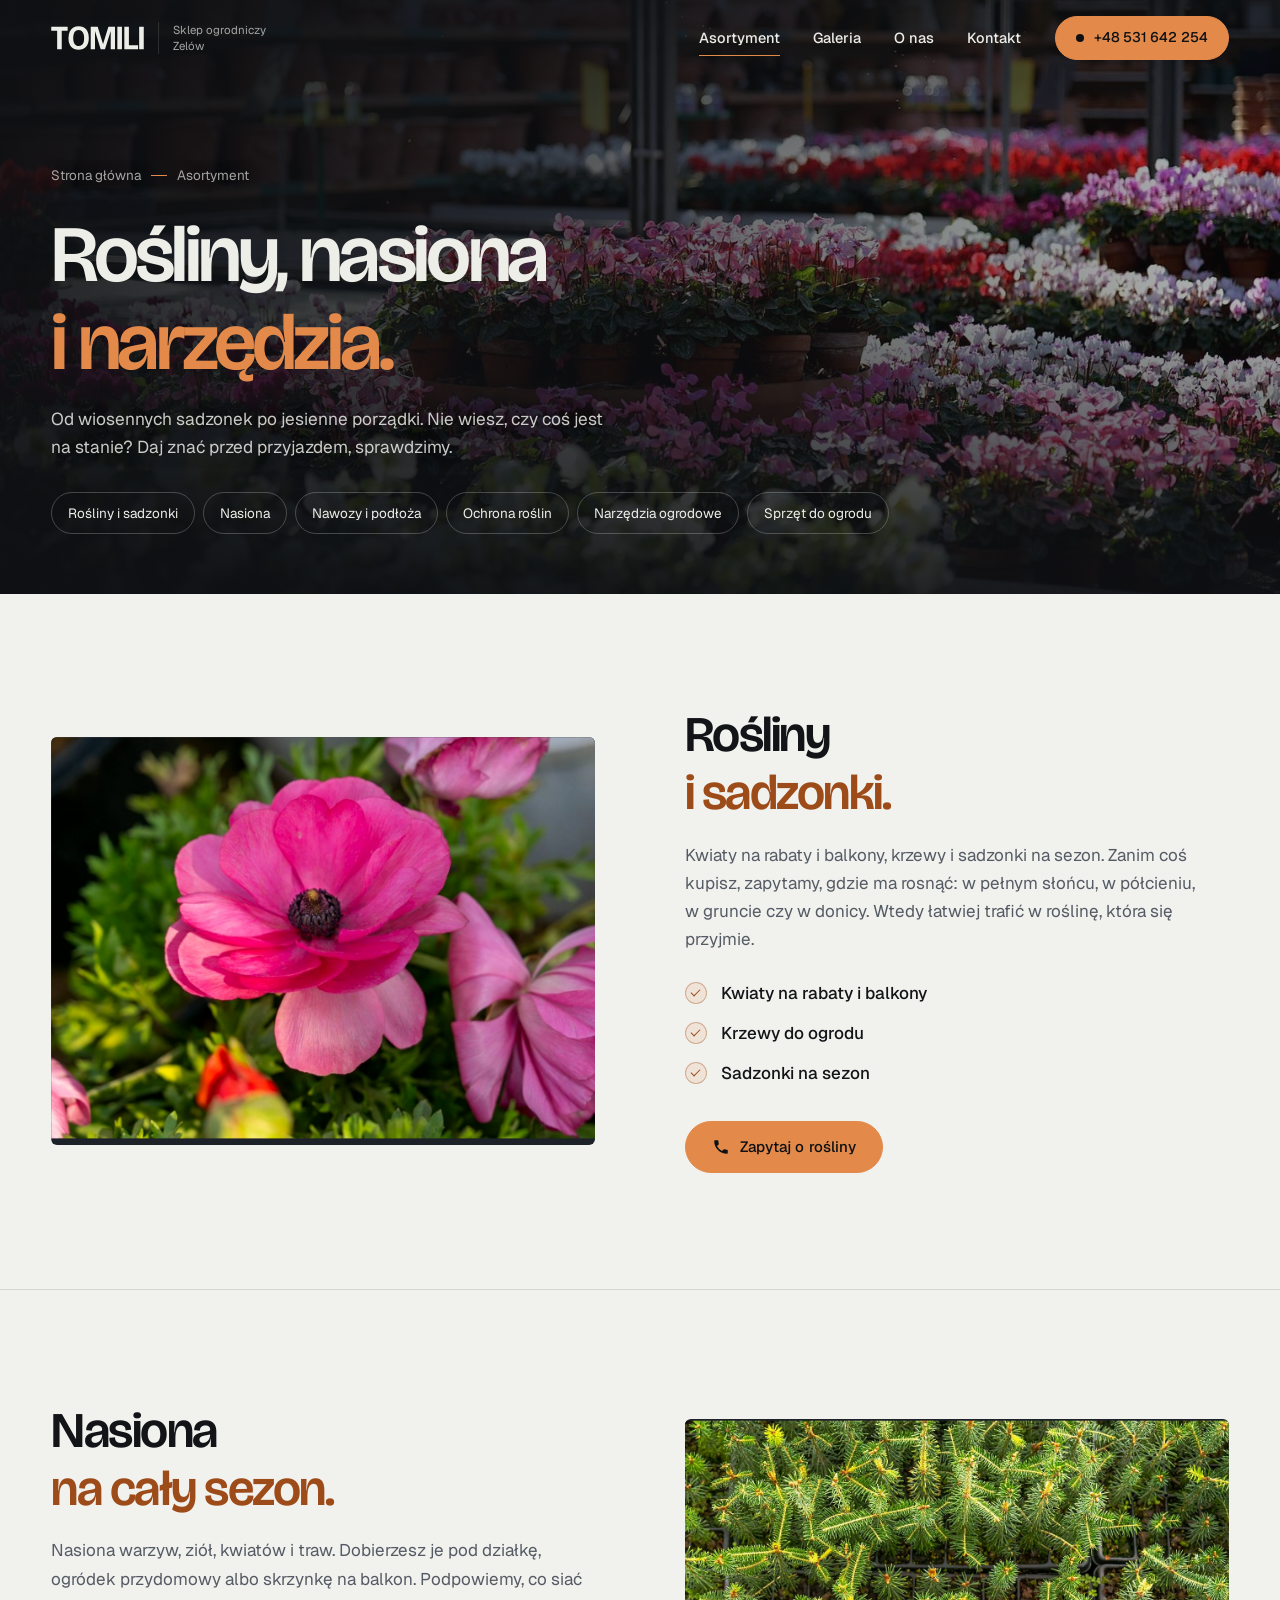
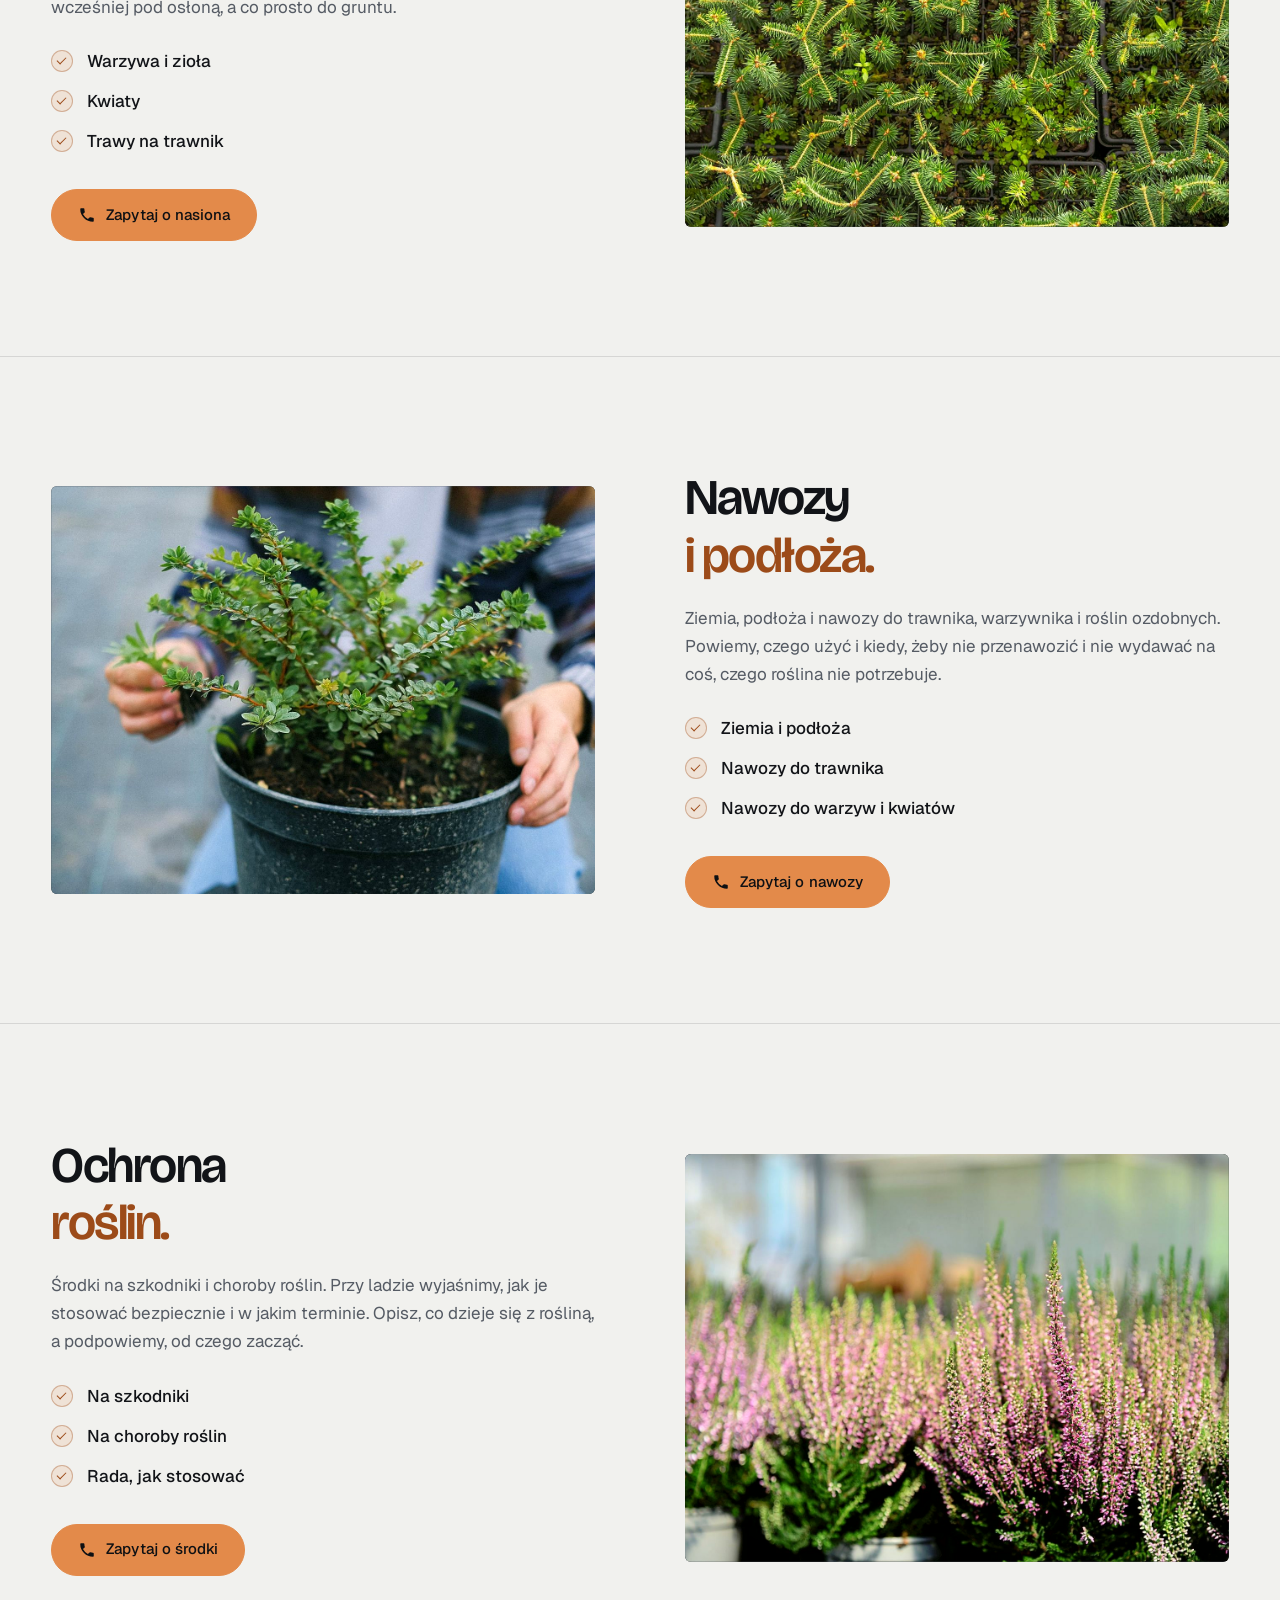
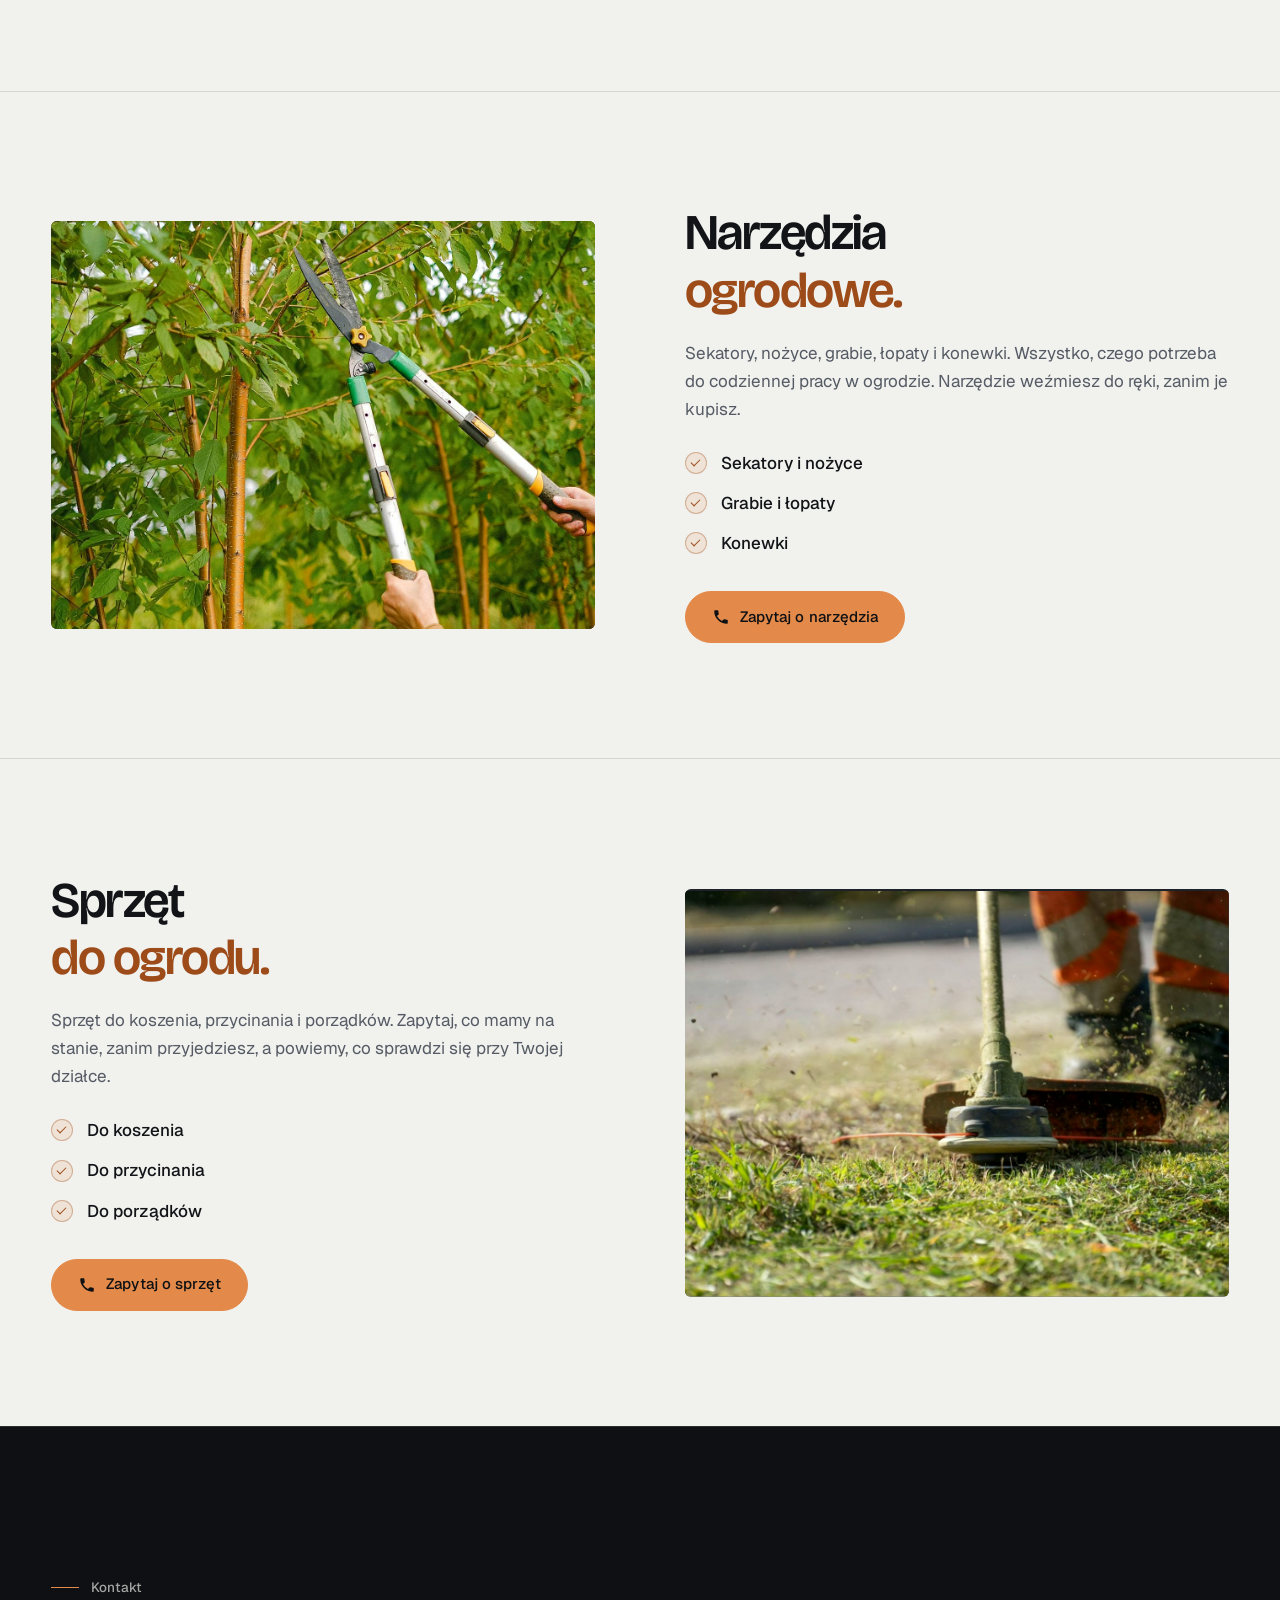
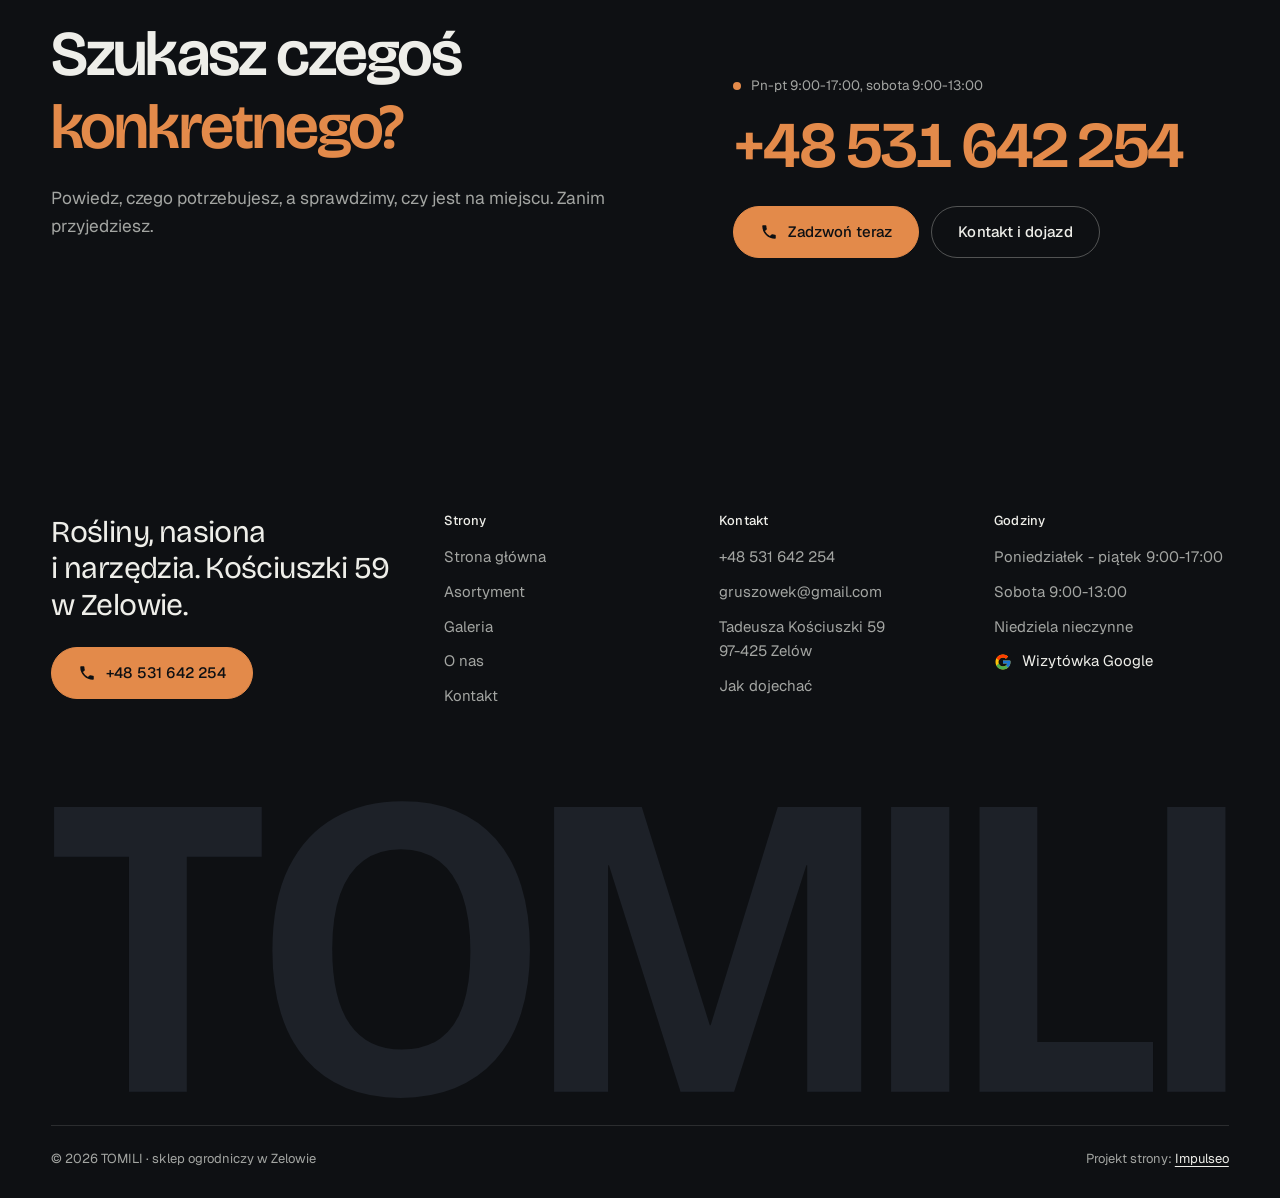
<file: oferta.html>
<!DOCTYPE html>
<html lang="pl">
<head>
<meta charset="UTF-8">
<meta name="viewport" content="width=device-width, initial-scale=1.0">
<title>Oferta - TOMILI</title>
<meta name="description" content="TOMILI - sklep ogrodniczy w Zelowie przy Kościuszki 59. Rośliny, nasiona, nawozy, narzędzia i sprzęt do ogrodu. Otwarte od poniedziałku do soboty.">
<link rel="canonical" href="https://impulseo-pl.github.io/tomili/oferta.html">
<meta name="robots" content="noindex, nofollow">
<meta property="og:type" content="website">
<meta property="og:locale" content="pl_PL">
<meta property="og:site_name" content="TOMILI">
<meta property="og:title" content="Oferta - TOMILI">
<meta property="og:description" content="TOMILI - sklep ogrodniczy w Zelowie przy Kościuszki 59. Rośliny, nasiona, nawozy, narzędzia i sprzęt do ogrodu. Otwarte od poniedziałku do soboty.">
<meta property="og:url" content="https://impulseo-pl.github.io/tomili/oferta.html">
<meta property="og:image" content="https://impulseo-pl.github.io/tomili/img/og.jpg">
<meta property="og:image:width" content="1200">
<meta property="og:image:height" content="630">
<meta name="twitter:card" content="summary_large_image">
<meta name="theme-color" content="#0E1013">
<script>(function(){var d=document.documentElement;d.classList.add('js');try{if(!window.matchMedia('(prefers-reduced-motion: reduce)').matches)d.classList.add('anim');}catch(e){}setTimeout(function(){if(!d.classList.contains('anim-ok'))d.classList.remove('anim');},3500);})();</script>
<link rel="preconnect" href="https://fonts.googleapis.com">
<link rel="preconnect" href="https://fonts.gstatic.com" crossorigin>
<link href="https://fonts.googleapis.com/css2?family=Bricolage+Grotesque:opsz,wght@12..96,400..700&family=Geist:wght@400..600&display=swap" rel="stylesheet">
<link rel="stylesheet" href="assets/styles.css?v=20261106">
<script src="assets/lenis.min.js?v=1.1.20" defer></script>
<script src="assets/main.js?v=20261106" defer></script>

</head>
<body>
<a class="skip" href="#tresc">Przejdź do treści</a>
<header class="site-head">
<div class="head-in">
  <a class="brand" href="index.html" aria-label="TOMILI - strona główna">
    <span class="znak"><svg class="wm" viewBox="7 -681 2729 702" role="img" aria-label="TOMILI"><path pathLength="1" style="--i:0" d="M187.7 0V-660H321.7V0ZM14 -544.7V-660H495.3V-544.7Z"/><path pathLength="1" style="--i:1" d="M816.5 14Q745.9 14 690.7 -8.8Q635.5 -31.6 597.5 -75.3Q559.4 -118.9 539.7 -182.4Q520 -245.9 520 -326.7Q520 -443.7 558.1 -520.4Q596.2 -597.2 664.4 -635.5Q732.5 -673.7 821.4 -673.7Q890.1 -673.7 944.6 -651.7Q999.2 -629.7 1037.7 -586.1Q1076.1 -542.6 1096.5 -478Q1116.9 -413.3 1116.9 -329.1Q1116.9 -246.3 1096.4 -182.1Q1076 -117.9 1036.8 -74.4Q997.7 -30.9 942 -8.4Q886.3 14 816.5 14ZM820.3 -98.2Q874.1 -98.2 909.4 -123.9Q944.6 -149.6 961.8 -200.2Q978.9 -250.7 978.9 -325.3Q978.9 -402.9 960.5 -455.3Q942.1 -507.7 906.4 -535Q870.7 -562.3 817.7 -562.3Q766.3 -562.3 730.7 -535.8Q695.1 -509.4 676.9 -457.9Q658.7 -406.3 658.7 -331.3Q658.7 -273.7 668.9 -229.9Q679.1 -186 699.6 -156.7Q720 -127.4 750.1 -112.8Q780.3 -98.2 820.3 -98.2Z"/><path pathLength="1" style="--i:2" d="M1172.8 0V-660H1376.1L1533.7 -154.2H1535.7L1691.2 -660H1884.7V0H1759.5V-525H1757.5L1590.1 0H1465.9L1300 -525.3H1298V0Z"/><path pathLength="1" style="--i:3" d="M1953.8 0V-660H2088.8V0Z"/><path pathLength="1" style="--i:4" d="M2158.8 0V-660H2292.8V0ZM2187.3 0V-115.3H2560.9V0Z"/><path pathLength="1" style="--i:5" d="M2593.8 0V-660H2728.8V0Z"/></svg></span>
    <span class="brand-sub">Sklep ogrodniczy<br>Zelów</span>
  </a>
  <nav class="nav-links" aria-label="Menu główne">
    <a class="nl" href="oferta.html" aria-current="page">Asortyment</a><a class="nl" href="realizacje.html">Galeria</a><a class="nl" href="o-nas.html">O&nbsp;nas</a><a class="nl" href="kontakt.html">Kontakt</a>
    <a class="btn btn-copper nav-cta" href="tel:+48531642254"><span class="live" aria-hidden="true"></span>+48 531 642 254</a>
  </nav>
  <button class="burger" type="button" aria-label="Otwórz menu" aria-expanded="false" aria-controls="mnav"><span></span><span></span></button>
</div>
</header>
<div class="mnav" id="mnav">
  <div class="mnav-in">
    <a class="ml" href="index.html">Strona główna</a><a class="ml" href="oferta.html" aria-current="page">Asortyment</a><a class="ml" href="realizacje.html">Galeria</a><a class="ml" href="o-nas.html">O&nbsp;nas</a><a class="ml" href="kontakt.html">Kontakt</a>
    <div class="mnav-foot">
      <span>Poniedziałek - piątek 9:00-17:00, sobota 9:00-13:00</span>
      <a class="btn btn-copper" href="tel:+48531642254"><svg class="ico" width="16" height="16" viewBox="0 0 24 24" fill="none" aria-hidden="true"><path d="M6.6 10.8a15.5 15.5 0 0 0 6.6 6.6l2.2-2.2a1 1 0 0 1 1-.24 11.4 11.4 0 0 0 3.6.58 1 1 0 0 1 1 1V20a1 1 0 0 1-1 1A17 17 0 0 1 3 4a1 1 0 0 1 1-1h3.5a1 1 0 0 1 1 1c0 1.25.2 2.46.58 3.6a1 1 0 0 1-.25 1l-2.23 2.2Z" fill="currentColor"/></svg>+48 531 642 254</a>
    </div>
  </div>
</div>
<main id="tresc">
<section class="pagehead">
  <div class="pagehead-media"><img src="img/g2.jpg" alt="Wnętrze sklepu ogrodniczego z kwiatami i doniczkami" width="1600" height="1066" decoding="async" fetchpriority="high"></div>
  <div class="ph-in">
    <p class="crumb up" style="--d:0"><a href="index.html">Strona główna</a><span class="sl" aria-hidden="true"></span>Asortyment</p>
    <h1><span class="ln"><span class="ln-i" style="--k:0">Rośliny, nasiona</span></span><span class="ln"><span class="ln-i" style="--k:1"><em>i&nbsp;narzędzia.</em></span></span></h1>
    <p class="ph-lead up" style="--d:300">Od wiosennych sadzonek po jesienne porządki. Nie wiesz, czy coś jest na stanie? Daj znać przed przyjazdem, sprawdzimy.</p>
    <nav class="chips up" style="--d:420" aria-label="Działy na tej stronie"><a class="chip" href="#rosliny">Rośliny i&nbsp;sadzonki</a><a class="chip" href="#nasiona">Nasiona</a><a class="chip" href="#nawozy">Nawozy i&nbsp;podłoża</a><a class="chip" href="#ochrona">Ochrona roślin</a><a class="chip" href="#narzedzia">Narzędzia ogrodowe</a><a class="chip" href="#sprzet">Sprzęt do ogrodu</a></nav>
  </div>
</section>
<section class="svc-block" id="rosliny">
  <div class="wrap svc-row">
    <figure class="fig svc-fig rv-img rv">
      <img src="img/g12.jpg" alt="Różowy jaskier w doniczce" width="1542" height="1000" decoding="async" data-plx="30" style="height:110%;margin-top:-5%">
    </figure>
    <div class="svc-txt">
      <h2 class="rv rv-h"><span class="ln"><span class="ln-i" style="--k:0">Rośliny</span></span><span class="ln"><span class="ln-i" style="--k:1"><em>i&nbsp;sadzonki.</em></span></span></h2>
      <p class="rv" style="--d:100">Kwiaty na rabaty i&nbsp;balkony, krzewy i&nbsp;sadzonki na sezon. Zanim coś kupisz, zapytamy, gdzie ma rosnąć: w&nbsp;pełnym słońcu, w&nbsp;półcieniu, w&nbsp;gruncie czy w&nbsp;donicy. Wtedy łatwiej trafić w&nbsp;roślinę, która się przyjmie.</p>
      <ul class="ticks rv" style="--d:160"><li>Kwiaty na rabaty i&nbsp;balkony</li><li>Krzewy do ogrodu</li><li>Sadzonki na sezon</li></ul>
      <a class="btn btn-copper rv" style="--d:220" href="tel:+48531642254"><svg class="ico" width="16" height="16" viewBox="0 0 24 24" fill="none" aria-hidden="true"><path d="M6.6 10.8a15.5 15.5 0 0 0 6.6 6.6l2.2-2.2a1 1 0 0 1 1-.24 11.4 11.4 0 0 0 3.6.58 1 1 0 0 1 1 1V20a1 1 0 0 1-1 1A17 17 0 0 1 3 4a1 1 0 0 1 1-1h3.5a1 1 0 0 1 1 1c0 1.25.2 2.46.58 3.6a1 1 0 0 1-.25 1l-2.23 2.2Z" fill="currentColor"/></svg>Zapytaj o&nbsp;rośliny</a>
    </div>
  </div>
</section>
<section class="svc-block flip" id="nasiona">
  <div class="wrap svc-row">
    <figure class="fig svc-fig rv-img rv">
      <img src="img/g1.jpg" alt="Rozsada w multiplatach z góry" width="1600" height="1066" decoding="async" data-plx="30" style="height:110%;margin-top:-5%">
    </figure>
    <div class="svc-txt">
      <h2 class="rv rv-h"><span class="ln"><span class="ln-i" style="--k:0">Nasiona</span></span><span class="ln"><span class="ln-i" style="--k:1"><em>na cały sezon.</em></span></span></h2>
      <p class="rv" style="--d:100">Nasiona warzyw, ziół, kwiatów i&nbsp;traw. Dobierzesz je pod działkę, ogródek przydomowy albo skrzynkę na balkon. Podpowiemy, co siać wcześniej pod osłoną, a&nbsp;co prosto do gruntu.</p>
      <ul class="ticks rv" style="--d:160"><li>Warzywa i&nbsp;zioła</li><li>Kwiaty</li><li>Trawy na trawnik</li></ul>
      <a class="btn btn-copper rv" style="--d:220" href="tel:+48531642254"><svg class="ico" width="16" height="16" viewBox="0 0 24 24" fill="none" aria-hidden="true"><path d="M6.6 10.8a15.5 15.5 0 0 0 6.6 6.6l2.2-2.2a1 1 0 0 1 1-.24 11.4 11.4 0 0 0 3.6.58 1 1 0 0 1 1 1V20a1 1 0 0 1-1 1A17 17 0 0 1 3 4a1 1 0 0 1 1-1h3.5a1 1 0 0 1 1 1c0 1.25.2 2.46.58 3.6a1 1 0 0 1-.25 1l-2.23 2.2Z" fill="currentColor"/></svg>Zapytaj o&nbsp;nasiona</a>
    </div>
  </div>
</section>
<section class="svc-block" id="nawozy">
  <div class="wrap svc-row">
    <figure class="fig svc-fig rv-img rv">
      <img src="img/about.jpg" alt="Krzew w doniczce z ziemią" width="1600" height="1066" loading="lazy" decoding="async" data-plx="30" style="height:110%;margin-top:-5%">
    </figure>
    <div class="svc-txt">
      <h2 class="rv rv-h"><span class="ln"><span class="ln-i" style="--k:0">Nawozy</span></span><span class="ln"><span class="ln-i" style="--k:1"><em>i&nbsp;podłoża.</em></span></span></h2>
      <p class="rv" style="--d:100">Ziemia, podłoża i&nbsp;nawozy do trawnika, warzywnika i&nbsp;roślin ozdobnych. Powiemy, czego użyć i&nbsp;kiedy, żeby nie przenawozić i&nbsp;nie wydawać na coś, czego roślina nie potrzebuje.</p>
      <ul class="ticks rv" style="--d:160"><li>Ziemia i&nbsp;podłoża</li><li>Nawozy do trawnika</li><li>Nawozy do warzyw i&nbsp;kwiatów</li></ul>
      <a class="btn btn-copper rv" style="--d:220" href="tel:+48531642254"><svg class="ico" width="16" height="16" viewBox="0 0 24 24" fill="none" aria-hidden="true"><path d="M6.6 10.8a15.5 15.5 0 0 0 6.6 6.6l2.2-2.2a1 1 0 0 1 1-.24 11.4 11.4 0 0 0 3.6.58 1 1 0 0 1 1 1V20a1 1 0 0 1-1 1A17 17 0 0 1 3 4a1 1 0 0 1 1-1h3.5a1 1 0 0 1 1 1c0 1.25.2 2.46.58 3.6a1 1 0 0 1-.25 1l-2.23 2.2Z" fill="currentColor"/></svg>Zapytaj o&nbsp;nawozy</a>
    </div>
  </div>
</section>
<section class="svc-block flip" id="ochrona">
  <div class="wrap svc-row">
    <figure class="fig svc-fig rv-img rv">
      <img src="img/g6.jpg" alt="Zdrowe wrzosy w doniczkach" width="1600" height="1068" loading="lazy" decoding="async" data-plx="30" style="height:110%;margin-top:-5%">
    </figure>
    <div class="svc-txt">
      <h2 class="rv rv-h"><span class="ln"><span class="ln-i" style="--k:0">Ochrona</span></span><span class="ln"><span class="ln-i" style="--k:1"><em>roślin.</em></span></span></h2>
      <p class="rv" style="--d:100">Środki na szkodniki i&nbsp;choroby roślin. Przy ladzie wyjaśnimy, jak je stosować bezpiecznie i&nbsp;w&nbsp;jakim terminie. Opisz, co dzieje się z&nbsp;rośliną, a&nbsp;podpowiemy, od czego zacząć.</p>
      <ul class="ticks rv" style="--d:160"><li>Na szkodniki</li><li>Na choroby roślin</li><li>Rada, jak stosować</li></ul>
      <a class="btn btn-copper rv" style="--d:220" href="tel:+48531642254"><svg class="ico" width="16" height="16" viewBox="0 0 24 24" fill="none" aria-hidden="true"><path d="M6.6 10.8a15.5 15.5 0 0 0 6.6 6.6l2.2-2.2a1 1 0 0 1 1-.24 11.4 11.4 0 0 0 3.6.58 1 1 0 0 1 1 1V20a1 1 0 0 1-1 1A17 17 0 0 1 3 4a1 1 0 0 1 1-1h3.5a1 1 0 0 1 1 1c0 1.25.2 2.46.58 3.6a1 1 0 0 1-.25 1l-2.23 2.2Z" fill="currentColor"/></svg>Zapytaj o&nbsp;środki</a>
    </div>
  </div>
</section>
<section class="svc-block" id="narzedzia">
  <div class="wrap svc-row">
    <figure class="fig svc-fig rv-img rv">
      <img src="img/g11.jpg" alt="Przycinanie gałęzi nożycami ogrodowymi" width="1600" height="1066" loading="lazy" decoding="async" data-plx="30" style="height:110%;margin-top:-5%">
    </figure>
    <div class="svc-txt">
      <h2 class="rv rv-h"><span class="ln"><span class="ln-i" style="--k:0">Narzędzia</span></span><span class="ln"><span class="ln-i" style="--k:1"><em>ogrodowe.</em></span></span></h2>
      <p class="rv" style="--d:100">Sekatory, nożyce, grabie, łopaty i&nbsp;konewki. Wszystko, czego potrzeba do codziennej pracy w&nbsp;ogrodzie. Narzędzie weźmiesz do ręki, zanim je kupisz.</p>
      <ul class="ticks rv" style="--d:160"><li>Sekatory i&nbsp;nożyce</li><li>Grabie i&nbsp;łopaty</li><li>Konewki</li></ul>
      <a class="btn btn-copper rv" style="--d:220" href="tel:+48531642254"><svg class="ico" width="16" height="16" viewBox="0 0 24 24" fill="none" aria-hidden="true"><path d="M6.6 10.8a15.5 15.5 0 0 0 6.6 6.6l2.2-2.2a1 1 0 0 1 1-.24 11.4 11.4 0 0 0 3.6.58 1 1 0 0 1 1 1V20a1 1 0 0 1-1 1A17 17 0 0 1 3 4a1 1 0 0 1 1-1h3.5a1 1 0 0 1 1 1c0 1.25.2 2.46.58 3.6a1 1 0 0 1-.25 1l-2.23 2.2Z" fill="currentColor"/></svg>Zapytaj o&nbsp;narzędzia</a>
    </div>
  </div>
</section>
<section class="svc-block flip" id="sprzet">
  <div class="wrap svc-row">
    <figure class="fig svc-fig rv-img rv">
      <img src="img/g3.jpg" alt="Podkaszarka przy pracy na trawniku" width="1524" height="974" loading="lazy" decoding="async" data-plx="30" style="height:110%;margin-top:-5%">
    </figure>
    <div class="svc-txt">
      <h2 class="rv rv-h"><span class="ln"><span class="ln-i" style="--k:0">Sprzęt</span></span><span class="ln"><span class="ln-i" style="--k:1"><em>do ogrodu.</em></span></span></h2>
      <p class="rv" style="--d:100">Sprzęt do koszenia, przycinania i&nbsp;porządków. Zapytaj, co mamy na stanie, zanim przyjedziesz, a&nbsp;powiemy, co sprawdzi się przy Twojej działce.</p>
      <ul class="ticks rv" style="--d:160"><li>Do koszenia</li><li>Do przycinania</li><li>Do porządków</li></ul>
      <a class="btn btn-copper rv" style="--d:220" href="tel:+48531642254"><svg class="ico" width="16" height="16" viewBox="0 0 24 24" fill="none" aria-hidden="true"><path d="M6.6 10.8a15.5 15.5 0 0 0 6.6 6.6l2.2-2.2a1 1 0 0 1 1-.24 11.4 11.4 0 0 0 3.6.58 1 1 0 0 1 1 1V20a1 1 0 0 1-1 1A17 17 0 0 1 3 4a1 1 0 0 1 1-1h3.5a1 1 0 0 1 1 1c0 1.25.2 2.46.58 3.6a1 1 0 0 1-.25 1l-2.23 2.2Z" fill="currentColor"/></svg>Zapytaj o&nbsp;sprzęt</a>
    </div>
  </div>
</section>
<section class="cta-band dark">
  <div class="wrap cta-grid">
    <div>
      <p class="eyebrow rv">Kontakt</p>
      <h2 class="h2 rv rv-h"><span class="ln"><span class="ln-i" style="--k:0">Szukasz czegoś</span></span><span class="ln"><span class="ln-i" style="--k:1"><em>konkretnego?</em></span></span></h2>
      <p class="lead rv" style="--d:120">Powiedz, czego potrzebujesz, a&nbsp;sprawdzimy, czy jest na miejscu. Zanim przyjedziesz.</p>
    </div>
    <div class="cta-side rv" style="--d:180">
      <span class="lbl"><span class="live" aria-hidden="true"></span>Pn-pt 9:00-17:00, sobota 9:00-13:00</span>
      <a class="cta-phone" href="tel:+48531642254">+48 531 642 254</a>
      <div class="cta-row">
        <a class="btn btn-copper" href="tel:+48531642254"><svg class="ico" width="16" height="16" viewBox="0 0 24 24" fill="none" aria-hidden="true"><path d="M6.6 10.8a15.5 15.5 0 0 0 6.6 6.6l2.2-2.2a1 1 0 0 1 1-.24 11.4 11.4 0 0 0 3.6.58 1 1 0 0 1 1 1V20a1 1 0 0 1-1 1A17 17 0 0 1 3 4a1 1 0 0 1 1-1h3.5a1 1 0 0 1 1 1c0 1.25.2 2.46.58 3.6a1 1 0 0 1-.25 1l-2.23 2.2Z" fill="currentColor"/></svg>Zadzwoń teraz</a>
        <a class="btn btn-ghost" href="kontakt.html">Kontakt i&nbsp;dojazd</a>
      </div>
    </div>
  </div>
</section>
</main>
<footer class="site-foot">
  <div class="wrap">
    <div class="foot-top">
      <div>
        <p class="foot-claim">Rośliny, nasiona i&nbsp;narzędzia. Kościuszki 59 w&nbsp;Zelowie.</p>
        <a class="btn btn-copper" href="tel:+48531642254"><svg class="ico" width="16" height="16" viewBox="0 0 24 24" fill="none" aria-hidden="true"><path d="M6.6 10.8a15.5 15.5 0 0 0 6.6 6.6l2.2-2.2a1 1 0 0 1 1-.24 11.4 11.4 0 0 0 3.6.58 1 1 0 0 1 1 1V20a1 1 0 0 1-1 1A17 17 0 0 1 3 4a1 1 0 0 1 1-1h3.5a1 1 0 0 1 1 1c0 1.25.2 2.46.58 3.6a1 1 0 0 1-.25 1l-2.23 2.2Z" fill="currentColor"/></svg>+48 531 642 254</a>
      </div>
      <div>
        <h4>Strony</h4>
        <ul><li><a href="index.html">Strona główna</a></li><li><a href="oferta.html">Asortyment</a></li><li><a href="realizacje.html">Galeria</a></li><li><a href="o-nas.html">O&nbsp;nas</a></li><li><a href="kontakt.html">Kontakt</a></li></ul>
      </div>
      <div>
        <h4>Kontakt</h4>
        <ul>
          <li><a href="tel:+48531642254">+48 531 642 254</a></li>
          <li><a href="mailto:gruszowek@gmail.com">gruszowek@gmail.com</a></li>
          <li>Tadeusza Kościuszki 59<br>97-425 Zelów</li>
          <li><a href="https://www.google.com/maps/place/TOMILI/@51.4671884,19.2103248,17z/data=!4m6!3m5!1s0x471a3fef8802860d:0xffffd94359ae5ac!8m2!3d51.4671884!4d19.2103248" target="_blank" rel="noopener">Jak dojechać</a></li>
        </ul>
      </div>
      <div>
        <h4>Godziny</h4>
        <ul>
          <li>Poniedziałek - piątek 9:00-17:00</li>
          <li>Sobota 9:00-13:00</li>
          <li>Niedziela nieczynne</li>
          <li><a class="soc" href="https://www.google.com/maps/place/TOMILI/@51.4671884,19.2103248,17z/data=!4m6!3m5!1s0x471a3fef8802860d:0xffffd94359ae5ac!8m2!3d51.4671884!4d19.2103248" target="_blank" rel="noopener" aria-label="Wizytówka TOMILI w Google"><svg class="g-logo" viewBox="0 0 48 48" aria-hidden="true"><path fill="#FFC107" d="M43.6 20.5H42V20H24v8h11.3C33.7 32.7 29.2 36 24 36c-6.6 0-12-5.4-12-12s5.4-12 12-12c3.1 0 5.8 1.2 7.9 3.1l5.7-5.7C34 6.1 29.3 4 24 4 12.9 4 4 12.9 4 24s8.9 20 20 20 20-8.9 20-20c0-1.3-.1-2.4-.4-3.5z"/><path fill="#FF3D00" d="m6.3 14.7 6.6 4.8C14.7 15.1 19 12 24 12c3.1 0 5.8 1.2 7.9 3.1l5.7-5.7C34 6.1 29.3 4 24 4 16.3 4 9.7 8.3 6.3 14.7z"/><path fill="#4CAF50" d="M24 44c5.2 0 9.9-2 13.4-5.2l-6.2-5.2A11.9 11.9 0 0 1 24 36c-5.2 0-9.6-3.3-11.3-7.9l-6.5 5C9.5 39.6 16.2 44 24 44z"/><path fill="#1976D2" d="M43.6 20.5H42V20H24v8h11.3a12 12 0 0 1-4.1 5.6l6.2 5.2C37 39.2 44 34 44 24c0-1.3-.1-2.4-.4-3.5z"/></svg>Wizytówka Google</a></li>
        </ul>
      </div>
    </div>
    <div class="foot-mark" aria-hidden="true"><svg class="wm-foot" viewBox="7 -681 2729 702" aria-hidden="true" focusable="false"><path style="--i:0" d="M187.7 0V-660H321.7V0ZM14 -544.7V-660H495.3V-544.7Z"/><path style="--i:1" d="M816.5 14Q745.9 14 690.7 -8.8Q635.5 -31.6 597.5 -75.3Q559.4 -118.9 539.7 -182.4Q520 -245.9 520 -326.7Q520 -443.7 558.1 -520.4Q596.2 -597.2 664.4 -635.5Q732.5 -673.7 821.4 -673.7Q890.1 -673.7 944.6 -651.7Q999.2 -629.7 1037.7 -586.1Q1076.1 -542.6 1096.5 -478Q1116.9 -413.3 1116.9 -329.1Q1116.9 -246.3 1096.4 -182.1Q1076 -117.9 1036.8 -74.4Q997.7 -30.9 942 -8.4Q886.3 14 816.5 14ZM820.3 -98.2Q874.1 -98.2 909.4 -123.9Q944.6 -149.6 961.8 -200.2Q978.9 -250.7 978.9 -325.3Q978.9 -402.9 960.5 -455.3Q942.1 -507.7 906.4 -535Q870.7 -562.3 817.7 -562.3Q766.3 -562.3 730.7 -535.8Q695.1 -509.4 676.9 -457.9Q658.7 -406.3 658.7 -331.3Q658.7 -273.7 668.9 -229.9Q679.1 -186 699.6 -156.7Q720 -127.4 750.1 -112.8Q780.3 -98.2 820.3 -98.2Z"/><path style="--i:2" d="M1172.8 0V-660H1376.1L1533.7 -154.2H1535.7L1691.2 -660H1884.7V0H1759.5V-525H1757.5L1590.1 0H1465.9L1300 -525.3H1298V0Z"/><path style="--i:3" d="M1953.8 0V-660H2088.8V0Z"/><path style="--i:4" d="M2158.8 0V-660H2292.8V0ZM2187.3 0V-115.3H2560.9V0Z"/><path style="--i:5" d="M2593.8 0V-660H2728.8V0Z"/></svg></div>
    <div class="foot-bottom">
      <span>© 2026 TOMILI · sklep ogrodniczy w&nbsp;Zelowie</span>
      <span>Projekt strony: <a class="foot-credit" href="https://impulseo.pl" target="_blank" rel="noopener">Impulseo</a></span>
    </div>
  </div>
</footer>
<div class="sticky-call">
  <a class="btn btn-copper" href="tel:+48531642254"><svg class="ico" width="16" height="16" viewBox="0 0 24 24" fill="none" aria-hidden="true"><path d="M6.6 10.8a15.5 15.5 0 0 0 6.6 6.6l2.2-2.2a1 1 0 0 1 1-.24 11.4 11.4 0 0 0 3.6.58 1 1 0 0 1 1 1V20a1 1 0 0 1-1 1A17 17 0 0 1 3 4a1 1 0 0 1 1-1h3.5a1 1 0 0 1 1 1c0 1.25.2 2.46.58 3.6a1 1 0 0 1-.25 1l-2.23 2.2Z" fill="currentColor"/></svg>Zadzwoń</a>
  <a class="btn btn-ghost" href="kontakt.html">Jak dojechać</a>
</div>
<div class="demo-wazne" data-do="2026-11-12" data-cykl="3" hidden><svg class="dw-ico" width="13" height="13" viewBox="0 0 24 24" fill="none" aria-hidden="true"><circle cx="12" cy="12" r="8.6" stroke="currentColor" stroke-width="1.8"/><path d="M12 7.2V12l3.3 2" stroke="currentColor" stroke-width="1.8" stroke-linecap="round"/></svg><span class="dw-txt"></span></div>
</body>
</html>
</file>
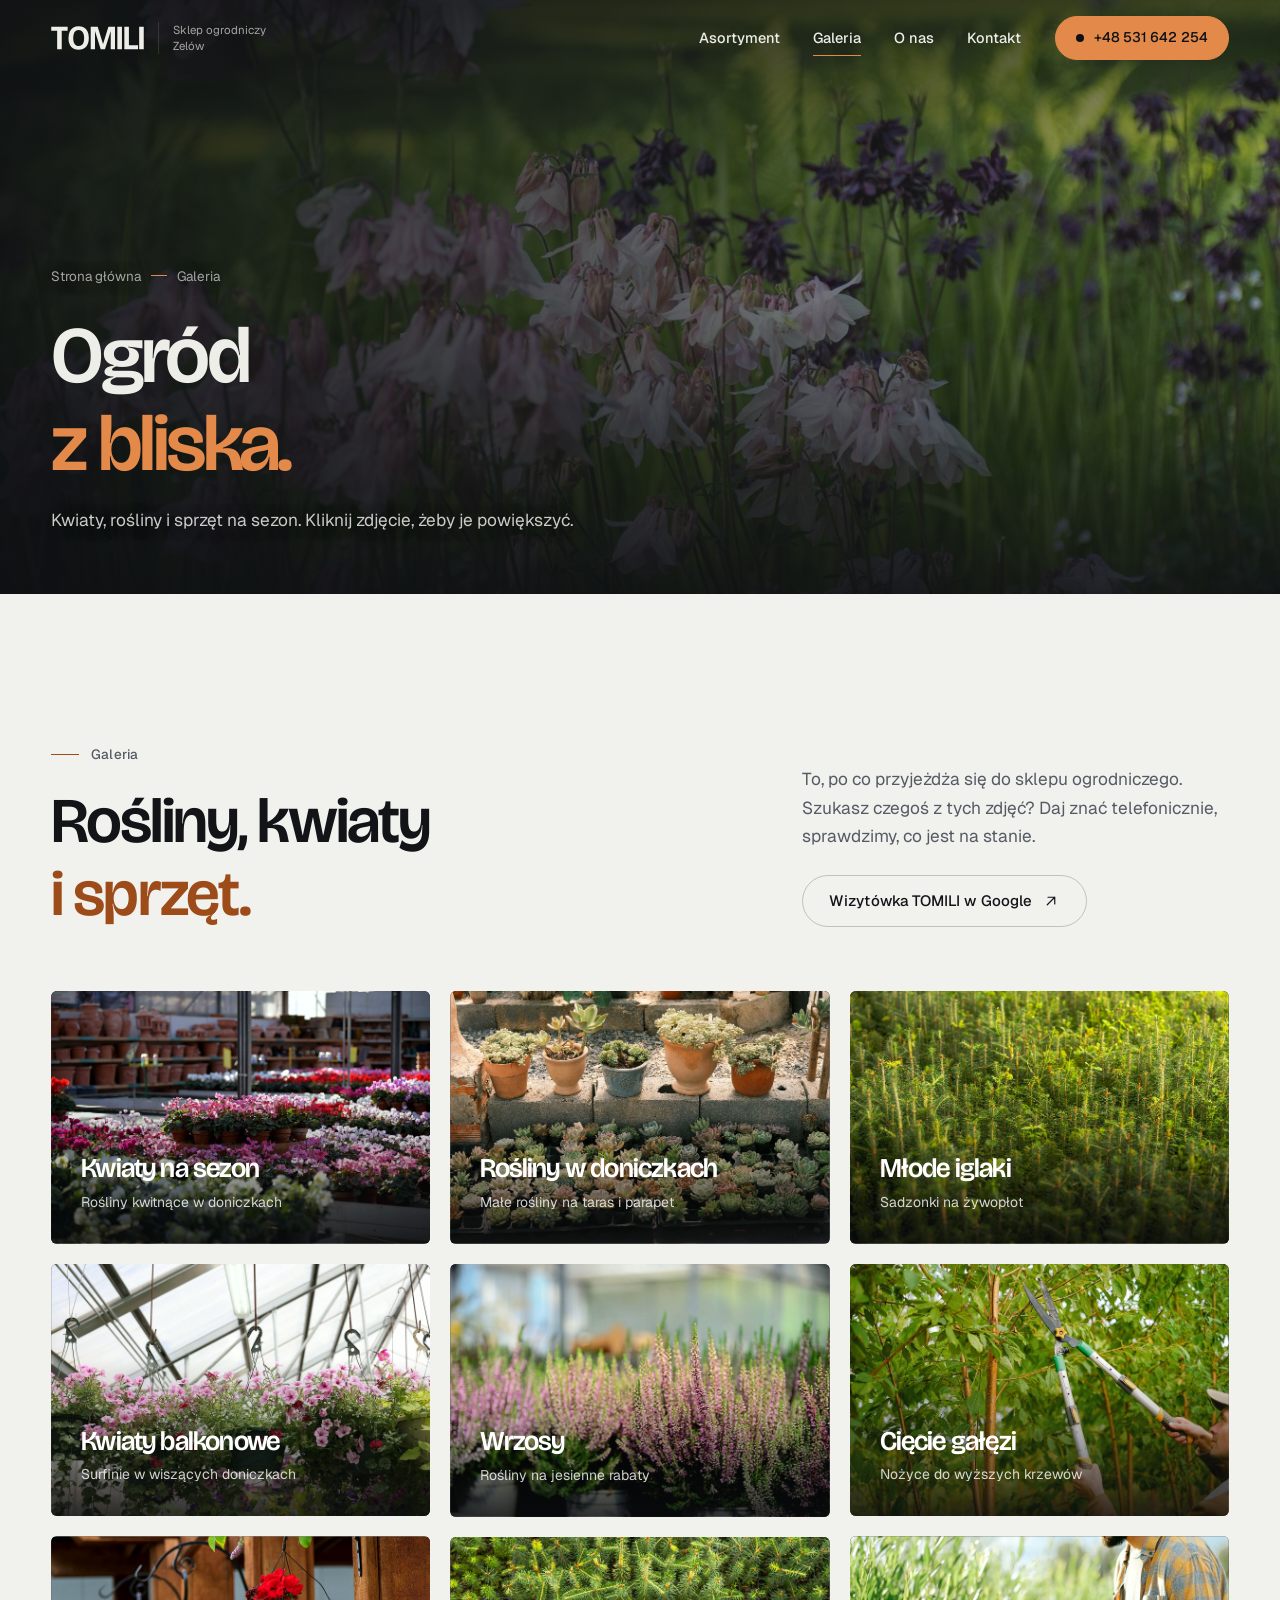
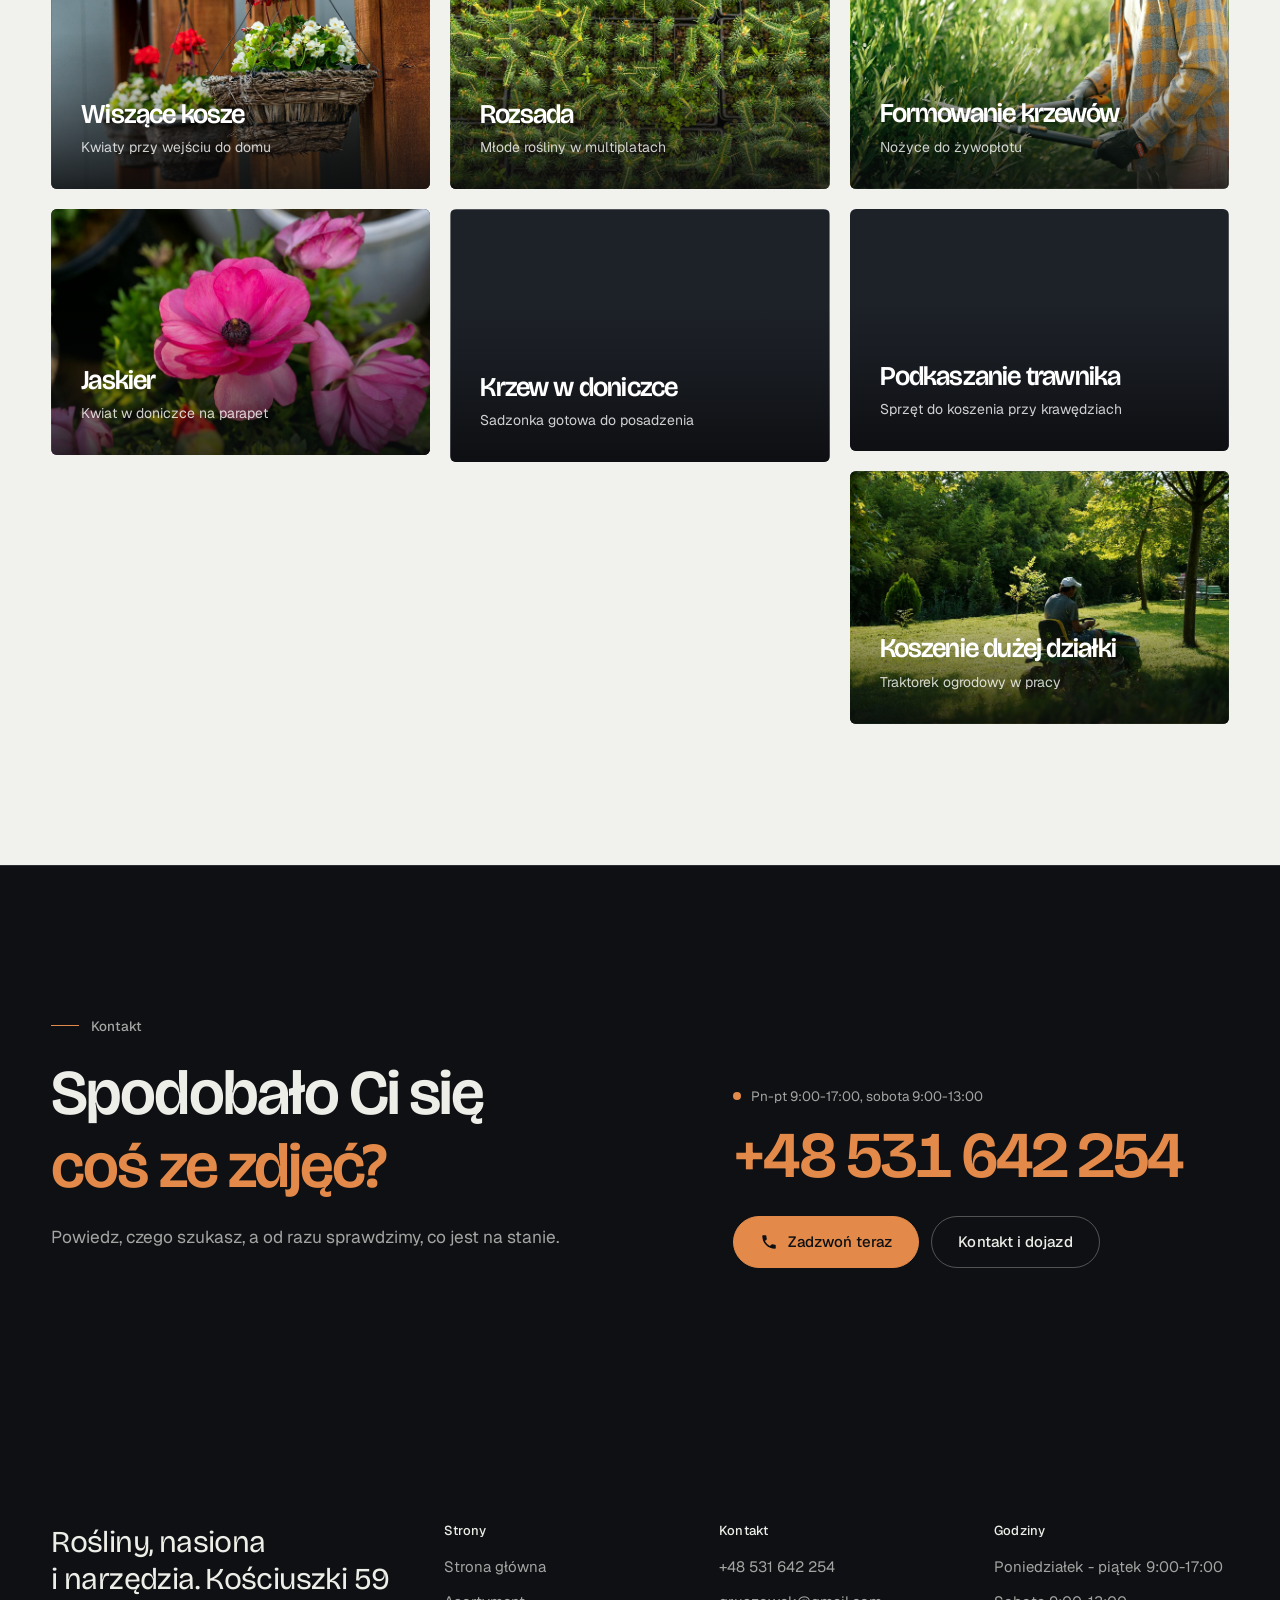
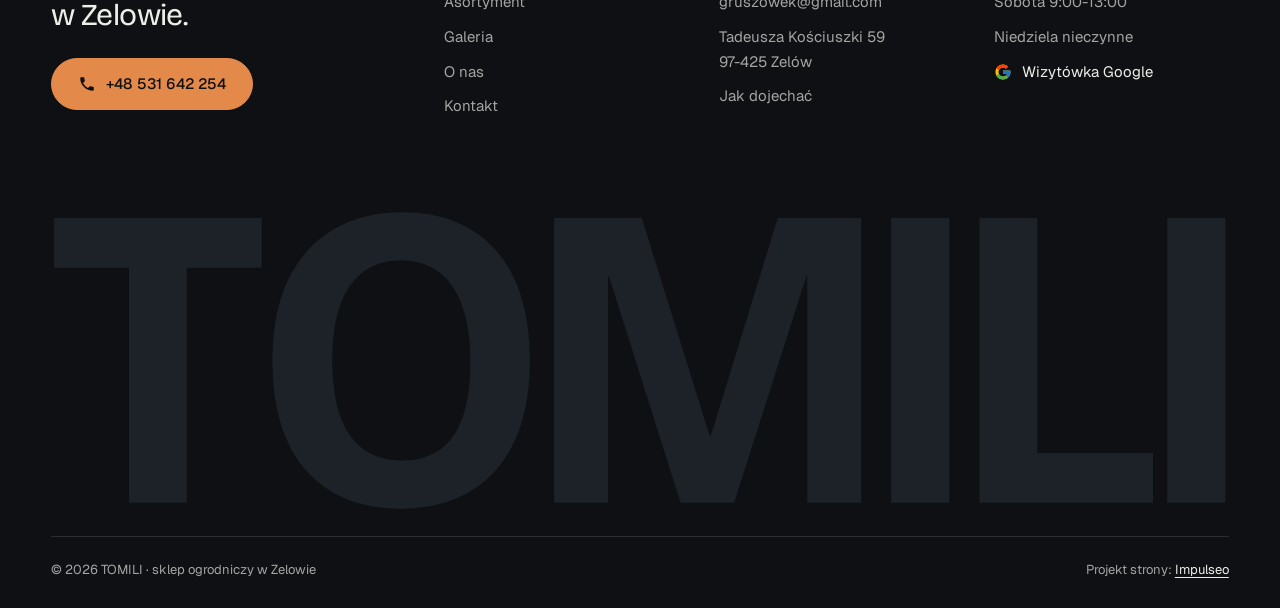
<file: realizacje.html>
<!DOCTYPE html>
<html lang="pl">
<head>
<meta charset="UTF-8">
<meta name="viewport" content="width=device-width, initial-scale=1.0">
<title>Galeria - TOMILI</title>
<meta name="description" content="Galeria TOMILI: Sadzonki w multiplatach, Kwiaty sezonowe, Podkaszarka w pracy, Sukulenty w doniczkach, Nożyce do żywopłotu">
<link rel="canonical" href="https://impulseo-pl.github.io/tomili/realizacje.html">
<meta name="robots" content="noindex, nofollow">
<meta property="og:type" content="website">
<meta property="og:locale" content="pl_PL">
<meta property="og:site_name" content="TOMILI">
<meta property="og:title" content="Galeria - TOMILI">
<meta property="og:description" content="Galeria TOMILI: Sadzonki w multiplatach, Kwiaty sezonowe, Podkaszarka w pracy, Sukulenty w doniczkach, Nożyce do żywopłotu">
<meta property="og:url" content="https://impulseo-pl.github.io/tomili/realizacje.html">
<meta property="og:image" content="https://impulseo-pl.github.io/tomili/img/og.jpg">
<meta property="og:image:width" content="1200">
<meta property="og:image:height" content="630">
<meta name="twitter:card" content="summary_large_image">
<meta name="theme-color" content="#0E1013">
<script>(function(){var d=document.documentElement;d.classList.add('js');try{if(!window.matchMedia('(prefers-reduced-motion: reduce)').matches)d.classList.add('anim');}catch(e){}setTimeout(function(){if(!d.classList.contains('anim-ok'))d.classList.remove('anim');},3500);})();</script>
<link rel="preconnect" href="https://fonts.googleapis.com">
<link rel="preconnect" href="https://fonts.gstatic.com" crossorigin>
<link href="https://fonts.googleapis.com/css2?family=Bricolage+Grotesque:opsz,wght@12..96,400..700&family=Geist:wght@400..600&display=swap" rel="stylesheet">
<link rel="stylesheet" href="assets/styles.css?v=20261106">
<script src="assets/lenis.min.js?v=1.1.20" defer></script>
<script src="assets/main.js?v=20261106" defer></script>

</head>
<body>
<a class="skip" href="#tresc">Przejdź do treści</a>
<header class="site-head">
<div class="head-in">
  <a class="brand" href="index.html" aria-label="TOMILI - strona główna">
    <span class="znak"><svg class="wm" viewBox="7 -681 2729 702" role="img" aria-label="TOMILI"><path pathLength="1" style="--i:0" d="M187.7 0V-660H321.7V0ZM14 -544.7V-660H495.3V-544.7Z"/><path pathLength="1" style="--i:1" d="M816.5 14Q745.9 14 690.7 -8.8Q635.5 -31.6 597.5 -75.3Q559.4 -118.9 539.7 -182.4Q520 -245.9 520 -326.7Q520 -443.7 558.1 -520.4Q596.2 -597.2 664.4 -635.5Q732.5 -673.7 821.4 -673.7Q890.1 -673.7 944.6 -651.7Q999.2 -629.7 1037.7 -586.1Q1076.1 -542.6 1096.5 -478Q1116.9 -413.3 1116.9 -329.1Q1116.9 -246.3 1096.4 -182.1Q1076 -117.9 1036.8 -74.4Q997.7 -30.9 942 -8.4Q886.3 14 816.5 14ZM820.3 -98.2Q874.1 -98.2 909.4 -123.9Q944.6 -149.6 961.8 -200.2Q978.9 -250.7 978.9 -325.3Q978.9 -402.9 960.5 -455.3Q942.1 -507.7 906.4 -535Q870.7 -562.3 817.7 -562.3Q766.3 -562.3 730.7 -535.8Q695.1 -509.4 676.9 -457.9Q658.7 -406.3 658.7 -331.3Q658.7 -273.7 668.9 -229.9Q679.1 -186 699.6 -156.7Q720 -127.4 750.1 -112.8Q780.3 -98.2 820.3 -98.2Z"/><path pathLength="1" style="--i:2" d="M1172.8 0V-660H1376.1L1533.7 -154.2H1535.7L1691.2 -660H1884.7V0H1759.5V-525H1757.5L1590.1 0H1465.9L1300 -525.3H1298V0Z"/><path pathLength="1" style="--i:3" d="M1953.8 0V-660H2088.8V0Z"/><path pathLength="1" style="--i:4" d="M2158.8 0V-660H2292.8V0ZM2187.3 0V-115.3H2560.9V0Z"/><path pathLength="1" style="--i:5" d="M2593.8 0V-660H2728.8V0Z"/></svg></span>
    <span class="brand-sub">Sklep ogrodniczy<br>Zelów</span>
  </a>
  <nav class="nav-links" aria-label="Menu główne">
    <a class="nl" href="oferta.html">Asortyment</a><a class="nl" href="realizacje.html" aria-current="page">Galeria</a><a class="nl" href="o-nas.html">O&nbsp;nas</a><a class="nl" href="kontakt.html">Kontakt</a>
    <a class="btn btn-copper nav-cta" href="tel:+48531642254"><span class="live" aria-hidden="true"></span>+48 531 642 254</a>
  </nav>
  <button class="burger" type="button" aria-label="Otwórz menu" aria-expanded="false" aria-controls="mnav"><span></span><span></span></button>
</div>
</header>
<div class="mnav" id="mnav">
  <div class="mnav-in">
    <a class="ml" href="index.html">Strona główna</a><a class="ml" href="oferta.html">Asortyment</a><a class="ml" href="realizacje.html" aria-current="page">Galeria</a><a class="ml" href="o-nas.html">O&nbsp;nas</a><a class="ml" href="kontakt.html">Kontakt</a>
    <div class="mnav-foot">
      <span>Poniedziałek - piątek 9:00-17:00, sobota 9:00-13:00</span>
      <a class="btn btn-copper" href="tel:+48531642254"><svg class="ico" width="16" height="16" viewBox="0 0 24 24" fill="none" aria-hidden="true"><path d="M6.6 10.8a15.5 15.5 0 0 0 6.6 6.6l2.2-2.2a1 1 0 0 1 1-.24 11.4 11.4 0 0 0 3.6.58 1 1 0 0 1 1 1V20a1 1 0 0 1-1 1A17 17 0 0 1 3 4a1 1 0 0 1 1-1h3.5a1 1 0 0 1 1 1c0 1.25.2 2.46.58 3.6a1 1 0 0 1-.25 1l-2.23 2.2Z" fill="currentColor"/></svg>+48 531 642 254</a>
    </div>
  </div>
</div>
<main id="tresc">
<section class="pagehead">
  <div class="pagehead-media"><img src="img/head-realizacje.jpg" alt="Rabata z kwitnącymi orlikami" width="1600" height="1066" decoding="async" fetchpriority="high"></div>
  <div class="ph-in">
    <p class="crumb up" style="--d:0"><a href="index.html">Strona główna</a><span class="sl" aria-hidden="true"></span>Galeria</p>
    <h1><span class="ln"><span class="ln-i" style="--k:0">Ogród</span></span><span class="ln"><span class="ln-i" style="--k:1"><em>z&nbsp;bliska.</em></span></span></h1>
    <p class="ph-lead up" style="--d:300">Kwiaty, rośliny i&nbsp;sprzęt na sezon. Kliknij zdjęcie, żeby je powiększyć.</p>
  </div>
</section>

<section class="sec">
  <div class="wrap">
    <div class="sec-head">
      <div>
        <p class="eyebrow rv">Galeria</p>
        <h2 class="h2 rv rv-h"><span class="ln"><span class="ln-i" style="--k:0">Rośliny, kwiaty</span></span><span class="ln"><span class="ln-i" style="--k:1"><em>i&nbsp;sprzęt.</em></span></span></h2>
      </div>
      <div class="side rv" style="--d:120">
        <p class="lead">To, po co przyjeżdża się do sklepu ogrodniczego. Szukasz czegoś z&nbsp;tych zdjęć? Daj znać telefonicznie, sprawdzimy, co jest na stanie.</p>
        <a class="btn btn-ghost" href="https://www.google.com/maps/place/TOMILI/@51.4671884,19.2103248,17z/data=!4m6!3m5!1s0x471a3fef8802860d:0xffffd94359ae5ac!8m2!3d51.4671884!4d19.2103248" target="_blank" rel="noopener">Wizytówka TOMILI w&nbsp;Google<svg class="ico" width="18" height="18" viewBox="0 0 24 24" fill="none" stroke="currentColor" stroke-width="1.6" stroke-linecap="round" stroke-linejoin="round" aria-hidden="true"><path d="M7 17 17 7M8 7h9v9"/></svg></a>
      </div>
    </div>
    <div class="masonry">
      <a class="tile rv-img rv" style="--d:0" href="img/g2.jpg" data-lb="Kwiaty na sezon - Rośliny kwitnące w doniczkach">
        <img src="img/g2.jpg" alt="Kwiaty na sezon - rośliny kwitnące w doniczkach" width="1600" height="1066" decoding="async">
        <span class="tile-cap"><h3>Kwiaty na sezon</h3><span>Rośliny kwitnące w&nbsp;doniczkach</span></span>
      </a><a class="tile rv-img rv" style="--d:110" href="img/g7.jpg" data-lb="Kwiaty balkonowe - Surfinie w wiszących doniczkach">
        <img src="img/g7.jpg" alt="Kwiaty balkonowe - surfinie w wiszących doniczkach" width="1600" height="1067" decoding="async">
        <span class="tile-cap"><h3>Kwiaty balkonowe</h3><span>Surfinie w&nbsp;wiszących doniczkach</span></span>
      </a><a class="tile rv-img rv" style="--d:220" href="img/g8.jpg" data-lb="Wiszące kosze - Kwiaty przy wejściu do domu">
        <img src="img/g8.jpg" alt="Wiszące kosze - kwiaty przy wejściu do domu" width="1600" height="1066" decoding="async">
        <span class="tile-cap"><h3>Wiszące kosze</h3><span>Kwiaty przy wejściu do domu</span></span>
      </a><a class="tile rv-img rv" style="--d:0" href="img/g12.jpg" data-lb="Jaskier - Kwiat w doniczce na parapet">
        <img src="img/g12.jpg" alt="Jaskier - kwiat w doniczce na parapet" width="1542" height="1000" decoding="async">
        <span class="tile-cap"><h3>Jaskier</h3><span>Kwiat w&nbsp;doniczce na parapet</span></span>
      </a><a class="tile rv-img rv" style="--d:110" href="img/g4.jpg" data-lb="Rośliny w doniczkach - Małe rośliny na taras i parapet">
        <img src="img/g4.jpg" alt="Rośliny w doniczkach - małe rośliny na taras i parapet" width="1600" height="1066" decoding="async">
        <span class="tile-cap"><h3>Rośliny w&nbsp;doniczkach</h3><span>Małe rośliny na taras i&nbsp;parapet</span></span>
      </a><a class="tile rv-img rv" style="--d:220" href="img/g6.jpg" data-lb="Wrzosy - Rośliny na jesienne rabaty">
        <img src="img/g6.jpg" alt="Wrzosy - rośliny na jesienne rabaty" width="1600" height="1068" decoding="async">
        <span class="tile-cap"><h3>Wrzosy</h3><span>Rośliny na jesienne rabaty</span></span>
      </a><a class="tile rv-img rv" style="--d:0" href="img/g1.jpg" data-lb="Rozsada - Młode rośliny w multiplatach">
        <img src="img/g1.jpg" alt="Rozsada - młode rośliny w multiplatach" width="1600" height="1066" decoding="async">
        <span class="tile-cap"><h3>Rozsada</h3><span>Młode rośliny w&nbsp;multiplatach</span></span>
      </a><a class="tile rv-img rv" style="--d:110" href="img/about.jpg" data-lb="Krzew w doniczce - Sadzonka gotowa do posadzenia">
        <img src="img/about.jpg" alt="Krzew w doniczce - sadzonka gotowa do posadzenia" width="1600" height="1066" decoding="async">
        <span class="tile-cap"><h3>Krzew w&nbsp;doniczce</h3><span>Sadzonka gotowa do posadzenia</span></span>
      </a><a class="tile rv-img rv" style="--d:220" href="img/g10.jpg" data-lb="Młode iglaki - Sadzonki na żywopłot">
        <img src="img/g10.jpg" alt="Młode iglaki - sadzonki na żywopłot" width="1600" height="1066" decoding="async">
        <span class="tile-cap"><h3>Młode iglaki</h3><span>Sadzonki na żywopłot</span></span>
      </a><a class="tile rv-img rv" style="--d:0" href="img/g11.jpg" data-lb="Cięcie gałęzi - Nożyce do wyższych krzewów">
        <img src="img/g11.jpg" alt="Cięcie gałęzi - nożyce do wyższych krzewów" width="1600" height="1066" decoding="async">
        <span class="tile-cap"><h3>Cięcie gałęzi</h3><span>Nożyce do wyższych krzewów</span></span>
      </a><a class="tile rv-img rv" style="--d:110" href="img/g5.jpg" data-lb="Formowanie krzewów - Nożyce do żywopłotu">
        <img src="img/g5.jpg" alt="Formowanie krzewów - nożyce do żywopłotu" width="1600" height="1066" decoding="async">
        <span class="tile-cap"><h3>Formowanie krzewów</h3><span>Nożyce do żywopłotu</span></span>
      </a><a class="tile rv-img rv" style="--d:220" href="img/g3.jpg" data-lb="Podkaszanie trawnika - Sprzęt do koszenia przy krawędziach">
        <img src="img/g3.jpg" alt="Podkaszanie trawnika - sprzęt do koszenia przy krawędziach" width="1524" height="974" decoding="async">
        <span class="tile-cap"><h3>Podkaszanie trawnika</h3><span>Sprzęt do koszenia przy krawędziach</span></span>
      </a><a class="tile rv-img rv" style="--d:0" href="img/g9.jpg" data-lb="Koszenie dużej działki - Traktorek ogrodowy w pracy">
        <img src="img/g9.jpg" alt="Koszenie dużej działki - traktorek ogrodowy w pracy" width="1600" height="1066" decoding="async">
        <span class="tile-cap"><h3>Koszenie dużej działki</h3><span>Traktorek ogrodowy w&nbsp;pracy</span></span>
      </a>
    </div>
  </div>
</section>
<section class="cta-band dark">
  <div class="wrap cta-grid">
    <div>
      <p class="eyebrow rv">Kontakt</p>
      <h2 class="h2 rv rv-h"><span class="ln"><span class="ln-i" style="--k:0">Spodobało Ci się</span></span><span class="ln"><span class="ln-i" style="--k:1"><em>coś ze zdjęć?</em></span></span></h2>
      <p class="lead rv" style="--d:120">Powiedz, czego szukasz, a&nbsp;od razu sprawdzimy, co jest na stanie.</p>
    </div>
    <div class="cta-side rv" style="--d:180">
      <span class="lbl"><span class="live" aria-hidden="true"></span>Pn-pt 9:00-17:00, sobota 9:00-13:00</span>
      <a class="cta-phone" href="tel:+48531642254">+48 531 642 254</a>
      <div class="cta-row">
        <a class="btn btn-copper" href="tel:+48531642254"><svg class="ico" width="16" height="16" viewBox="0 0 24 24" fill="none" aria-hidden="true"><path d="M6.6 10.8a15.5 15.5 0 0 0 6.6 6.6l2.2-2.2a1 1 0 0 1 1-.24 11.4 11.4 0 0 0 3.6.58 1 1 0 0 1 1 1V20a1 1 0 0 1-1 1A17 17 0 0 1 3 4a1 1 0 0 1 1-1h3.5a1 1 0 0 1 1 1c0 1.25.2 2.46.58 3.6a1 1 0 0 1-.25 1l-2.23 2.2Z" fill="currentColor"/></svg>Zadzwoń teraz</a>
        <a class="btn btn-ghost" href="kontakt.html">Kontakt i&nbsp;dojazd</a>
      </div>
    </div>
  </div>
</section>
</main>
<footer class="site-foot">
  <div class="wrap">
    <div class="foot-top">
      <div>
        <p class="foot-claim">Rośliny, nasiona i&nbsp;narzędzia. Kościuszki 59 w&nbsp;Zelowie.</p>
        <a class="btn btn-copper" href="tel:+48531642254"><svg class="ico" width="16" height="16" viewBox="0 0 24 24" fill="none" aria-hidden="true"><path d="M6.6 10.8a15.5 15.5 0 0 0 6.6 6.6l2.2-2.2a1 1 0 0 1 1-.24 11.4 11.4 0 0 0 3.6.58 1 1 0 0 1 1 1V20a1 1 0 0 1-1 1A17 17 0 0 1 3 4a1 1 0 0 1 1-1h3.5a1 1 0 0 1 1 1c0 1.25.2 2.46.58 3.6a1 1 0 0 1-.25 1l-2.23 2.2Z" fill="currentColor"/></svg>+48 531 642 254</a>
      </div>
      <div>
        <h4>Strony</h4>
        <ul><li><a href="index.html">Strona główna</a></li><li><a href="oferta.html">Asortyment</a></li><li><a href="realizacje.html">Galeria</a></li><li><a href="o-nas.html">O&nbsp;nas</a></li><li><a href="kontakt.html">Kontakt</a></li></ul>
      </div>
      <div>
        <h4>Kontakt</h4>
        <ul>
          <li><a href="tel:+48531642254">+48 531 642 254</a></li>
          <li><a href="mailto:gruszowek@gmail.com">gruszowek@gmail.com</a></li>
          <li>Tadeusza Kościuszki 59<br>97-425 Zelów</li>
          <li><a href="https://www.google.com/maps/place/TOMILI/@51.4671884,19.2103248,17z/data=!4m6!3m5!1s0x471a3fef8802860d:0xffffd94359ae5ac!8m2!3d51.4671884!4d19.2103248" target="_blank" rel="noopener">Jak dojechać</a></li>
        </ul>
      </div>
      <div>
        <h4>Godziny</h4>
        <ul>
          <li>Poniedziałek - piątek 9:00-17:00</li>
          <li>Sobota 9:00-13:00</li>
          <li>Niedziela nieczynne</li>
          <li><a class="soc" href="https://www.google.com/maps/place/TOMILI/@51.4671884,19.2103248,17z/data=!4m6!3m5!1s0x471a3fef8802860d:0xffffd94359ae5ac!8m2!3d51.4671884!4d19.2103248" target="_blank" rel="noopener" aria-label="Wizytówka TOMILI w Google"><svg class="g-logo" viewBox="0 0 48 48" aria-hidden="true"><path fill="#FFC107" d="M43.6 20.5H42V20H24v8h11.3C33.7 32.7 29.2 36 24 36c-6.6 0-12-5.4-12-12s5.4-12 12-12c3.1 0 5.8 1.2 7.9 3.1l5.7-5.7C34 6.1 29.3 4 24 4 12.9 4 4 12.9 4 24s8.9 20 20 20 20-8.9 20-20c0-1.3-.1-2.4-.4-3.5z"/><path fill="#FF3D00" d="m6.3 14.7 6.6 4.8C14.7 15.1 19 12 24 12c3.1 0 5.8 1.2 7.9 3.1l5.7-5.7C34 6.1 29.3 4 24 4 16.3 4 9.7 8.3 6.3 14.7z"/><path fill="#4CAF50" d="M24 44c5.2 0 9.9-2 13.4-5.2l-6.2-5.2A11.9 11.9 0 0 1 24 36c-5.2 0-9.6-3.3-11.3-7.9l-6.5 5C9.5 39.6 16.2 44 24 44z"/><path fill="#1976D2" d="M43.6 20.5H42V20H24v8h11.3a12 12 0 0 1-4.1 5.6l6.2 5.2C37 39.2 44 34 44 24c0-1.3-.1-2.4-.4-3.5z"/></svg>Wizytówka Google</a></li>
        </ul>
      </div>
    </div>
    <div class="foot-mark" aria-hidden="true"><svg class="wm-foot" viewBox="7 -681 2729 702" aria-hidden="true" focusable="false"><path style="--i:0" d="M187.7 0V-660H321.7V0ZM14 -544.7V-660H495.3V-544.7Z"/><path style="--i:1" d="M816.5 14Q745.9 14 690.7 -8.8Q635.5 -31.6 597.5 -75.3Q559.4 -118.9 539.7 -182.4Q520 -245.9 520 -326.7Q520 -443.7 558.1 -520.4Q596.2 -597.2 664.4 -635.5Q732.5 -673.7 821.4 -673.7Q890.1 -673.7 944.6 -651.7Q999.2 -629.7 1037.7 -586.1Q1076.1 -542.6 1096.5 -478Q1116.9 -413.3 1116.9 -329.1Q1116.9 -246.3 1096.4 -182.1Q1076 -117.9 1036.8 -74.4Q997.7 -30.9 942 -8.4Q886.3 14 816.5 14ZM820.3 -98.2Q874.1 -98.2 909.4 -123.9Q944.6 -149.6 961.8 -200.2Q978.9 -250.7 978.9 -325.3Q978.9 -402.9 960.5 -455.3Q942.1 -507.7 906.4 -535Q870.7 -562.3 817.7 -562.3Q766.3 -562.3 730.7 -535.8Q695.1 -509.4 676.9 -457.9Q658.7 -406.3 658.7 -331.3Q658.7 -273.7 668.9 -229.9Q679.1 -186 699.6 -156.7Q720 -127.4 750.1 -112.8Q780.3 -98.2 820.3 -98.2Z"/><path style="--i:2" d="M1172.8 0V-660H1376.1L1533.7 -154.2H1535.7L1691.2 -660H1884.7V0H1759.5V-525H1757.5L1590.1 0H1465.9L1300 -525.3H1298V0Z"/><path style="--i:3" d="M1953.8 0V-660H2088.8V0Z"/><path style="--i:4" d="M2158.8 0V-660H2292.8V0ZM2187.3 0V-115.3H2560.9V0Z"/><path style="--i:5" d="M2593.8 0V-660H2728.8V0Z"/></svg></div>
    <div class="foot-bottom">
      <span>© 2026 TOMILI · sklep ogrodniczy w&nbsp;Zelowie</span>
      <span>Projekt strony: <a class="foot-credit" href="https://impulseo.pl" target="_blank" rel="noopener">Impulseo</a></span>
    </div>
  </div>
</footer>
<div class="sticky-call">
  <a class="btn btn-copper" href="tel:+48531642254"><svg class="ico" width="16" height="16" viewBox="0 0 24 24" fill="none" aria-hidden="true"><path d="M6.6 10.8a15.5 15.5 0 0 0 6.6 6.6l2.2-2.2a1 1 0 0 1 1-.24 11.4 11.4 0 0 0 3.6.58 1 1 0 0 1 1 1V20a1 1 0 0 1-1 1A17 17 0 0 1 3 4a1 1 0 0 1 1-1h3.5a1 1 0 0 1 1 1c0 1.25.2 2.46.58 3.6a1 1 0 0 1-.25 1l-2.23 2.2Z" fill="currentColor"/></svg>Zadzwoń</a>
  <a class="btn btn-ghost" href="kontakt.html">Jak dojechać</a>
</div>
<div class="demo-wazne" data-do="2026-11-12" data-cykl="3" hidden><svg class="dw-ico" width="13" height="13" viewBox="0 0 24 24" fill="none" aria-hidden="true"><circle cx="12" cy="12" r="8.6" stroke="currentColor" stroke-width="1.8"/><path d="M12 7.2V12l3.3 2" stroke="currentColor" stroke-width="1.8" stroke-linecap="round"/></svg><span class="dw-txt"></span></div>
</body>
</html>
</file>
<file: assets/styles.css>
/* TOMILI - sklep ogrodniczy, Zelów. Projekt strony: Impulseo, 11.2026.
   Układ i ruch na wzór dema ElMac: grafit + miedź (kolor terakotowej donicy).
   Krój: Bricolage Grotesque + Geist. */
:root{
  --ink:#0E1013;--ink-2:#15181D;--ink-3:#1D2128;--ink-line:rgba(238,238,233,.13);
  --paper:#F1F1EE;--paper-2:#E7E8E4;--line:rgba(18,20,24,.12);
  --text:#121418;--muted:#555B64;
  --on-dark:#EEEEE9;--on-dark-2:#A3A5A2;
  --accent:#E38A4A;--accent-d:#9C4B19;--accent-soft:rgba(227,138,74,.14);
  --paper-3:#FFFFFF;
  --f-display:"Bricolage Grotesque","Geist",system-ui,sans-serif;
  --f-body:"Geist",system-ui,-apple-system,"Segoe UI",sans-serif;
  --expo:cubic-bezier(.16,1,.3,1);--ease:cubic-bezier(.16,.84,.44,1);--in:cubic-bezier(.7,0,.84,0);
  --wrap:min(1320px, 100% - clamp(40px, 8vw, 128px));
  --nav-h:76px;
  --img-zoom:1.05;--img-dur:1.4s;--img-rest:brightness(1);--img-hot:brightness(1.08);
}
*,*::before,*::after{box-sizing:border-box}
html{-webkit-text-size-adjust:100%;background:var(--ink)}
html.lenis,html.lenis body{height:auto}
.lenis.lenis-smooth [data-lenis-prevent]{overscroll-behavior:contain}
.lenis.lenis-stopped{overflow:clip}
.lenis.lenis-smooth iframe{pointer-events:none}
body{margin:0;font-family:var(--f-body);font-size:17px;line-height:1.65;color:var(--text);background:var(--paper);-webkit-font-smoothing:antialiased;-moz-osx-font-smoothing:grayscale;overflow-x:clip}
img{display:block;max-width:100%;height:auto}
a{color:inherit;text-decoration:none}
p{margin:0 0 1em;max-width:62ch}
ul,ol{margin:0}
h1,h2,h3{font-family:var(--f-display);font-weight:600;letter-spacing:-.03em;margin:0;font-variation-settings:"opsz" 96;text-wrap:balance}
h2 em,h1 em{font-style:normal;color:var(--accent-d)}
.dark h1 em,.dark h2 em,.dark-2 h2 em,.proces h2 em,.hero h1 em,.pagehead h1 em,.stopklatka h2 em{color:var(--accent)}
::selection{background:var(--accent);color:var(--ink)}
:focus-visible{outline:2px solid var(--accent);outline-offset:3px}
.skip{position:absolute;left:12px;top:-60px;z-index:300;background:var(--accent);color:var(--ink);padding:10px 16px;border-radius:8px;font-weight:500}
.skip:focus{top:12px}
.wrap{width:var(--wrap);margin-inline:auto}
.sec{padding:clamp(88px, 11vw, 168px) 0}
.dark{background:var(--ink);color:var(--on-dark)}
.dark-2{background:var(--ink-2);color:var(--on-dark)}
.paper-2{background:var(--paper-2)}
.nw{white-space:nowrap}
.ico{width:18px;height:18px;flex:none}

/* ---------- nagłówki sekcji ---------- */
.eyebrow{display:inline-flex;align-items:center;gap:12px;font-size:13.5px;font-weight:500;letter-spacing:.01em;color:var(--muted);margin:0 0 24px}
.eyebrow::before{content:"";width:28px;height:1px;background:var(--accent-d)}
.dark .eyebrow,.dark-2 .eyebrow,.proces .eyebrow,.stopklatka .eyebrow{color:var(--on-dark-2)}
.dark .eyebrow::before,.dark-2 .eyebrow::before,.proces .eyebrow::before,.stopklatka .eyebrow::before{background:var(--accent)}
.h2{font-size:clamp(2.3rem, 1.1rem + 3.6vw, 4.4rem);line-height:1.02}
.ln{display:block;overflow:hidden;padding:.12em 0 .14em;margin:-.12em 0 -.14em}
.ln-i{display:block}
.lead{font-size:1.08rem;color:var(--muted);max-width:52ch}
.dark .lead,.dark-2 .lead{color:var(--on-dark-2)}
.sec-head{display:grid;grid-template-columns:minmax(0,1.25fr) minmax(0,.75fr);gap:40px;align-items:end;margin-bottom:clamp(44px, 5vw, 72px)}
.sec-head .lead{margin:0}
.sec-head .side{display:flex;flex-direction:column;gap:24px;align-items:flex-start}

/* ---------- przyciski (klocki: jedna reakcja na kursor dla wszystkich) ---------- */
.btn{position:relative;isolation:isolate;overflow:hidden;display:inline-flex;align-items:center;justify-content:center;gap:10px;min-height:52px;padding:0 26px;border-radius:999px;border:1px solid transparent;font:500 15px/1.1 var(--f-body);letter-spacing:.005em;cursor:pointer;white-space:nowrap;transition:background-color .72s var(--ease),color .72s var(--ease),border-color .72s var(--ease),box-shadow .72s var(--ease)}
.btn::after,.card::after,.faq-item::after,.op-google::after{content:"";position:absolute;inset:0;z-index:-1;pointer-events:none;background:linear-gradient(105deg,transparent 30%,rgba(255,255,255,.26) 50%,transparent 70%);transform:translateX(-120%);transition:transform .72s var(--ease)}
.btn-copper{background:var(--accent);color:var(--ink);border-color:var(--accent)}
.btn-ghost{background:transparent;color:var(--text);border-color:rgba(18,20,24,.22)}
.dark .btn-ghost,.dark-2 .btn-ghost,.hero .btn-ghost,.stopklatka .btn-ghost,.pagehead .btn-ghost,.site-foot .btn-ghost{color:var(--on-dark);border-color:rgba(238,238,233,.3)}
.btn .arr{transition:transform .72s var(--ease)}
@media (hover:hover){
  .btn:hover,.card:hover,.faq-item:hover,.op-google:hover{background-color:var(--accent-d);color:#fff;border-color:var(--accent-d);box-shadow:0 0 0 4px rgba(227,138,74,.2)}
  .btn:hover::after,.card:hover::after,.faq-item:hover::after,.op-google:hover::after{transform:translateX(120%)}
}

/* ---------- pasek nawigacji ---------- */
.site-head{position:fixed;left:0;right:0;top:0;z-index:100;height:var(--nav-h);color:var(--on-dark);transition:transform .6s var(--expo)}
.site-head::before{content:"";position:absolute;inset:0;z-index:-1;background-color:rgba(14,16,19,0);border-bottom:1px solid transparent;transition:background-color .5s var(--ease),border-color .5s var(--ease)}
.site-head.is-scrolled::before{background-color:rgba(14,16,19,.86);border-bottom-color:var(--ink-line);-webkit-backdrop-filter:blur(14px) saturate(140%);backdrop-filter:blur(14px) saturate(140%)}
.site-head.is-hidden{transform:translateY(-100%)}
.head-in{width:var(--wrap);height:100%;margin-inline:auto;display:flex;align-items:center;justify-content:space-between;gap:24px}
.brand{display:flex;align-items:center;gap:14px;flex:none}
.znak{display:block;width:93px;height:24px}
.wm{display:block;width:100%;height:100%;overflow:visible}
.wm path{fill:currentColor}
.brand-sub{font-size:11.5px;line-height:1.35;color:var(--on-dark-2);padding-left:14px;border-left:1px solid var(--ink-line)}
.nav-links{display:flex;align-items:center;gap:clamp(20px, 2.6vw, 38px)}
.nl{position:relative;font-size:14.5px;font-weight:500;padding:8px 0;color:var(--on-dark)}
.nl::after{content:"";position:absolute;left:0;right:0;bottom:2px;height:1px;background:var(--accent);transform:scaleX(0);transform-origin:right;transition:transform .55s var(--ease)}
.nl:hover::after,.nl[aria-current="page"]::after{transform:scaleX(1);transform-origin:left}
.nav-cta{min-height:44px;padding:0 20px;font-size:14px}
.live{width:8px;height:8px;border-radius:50%;background:var(--accent);flex:none;animation:live 2.4s var(--ease) infinite}
.btn-copper .live{background:var(--ink)}
@keyframes live{0%{box-shadow:0 0 0 0 rgba(227,138,74,.55)}70%{box-shadow:0 0 0 10px rgba(227,138,74,0)}100%{box-shadow:0 0 0 0 rgba(227,138,74,0)}}
.burger{display:none;width:48px;height:48px;border-radius:50%;border:1px solid var(--ink-line);background:transparent;color:var(--on-dark);cursor:pointer;position:relative}
.burger span{position:absolute;left:15px;right:15px;height:1.5px;background:currentColor;transition:transform .5s var(--expo),top .5s var(--expo)}
.burger span:nth-child(1){top:19px}
.burger span:nth-child(2){top:27px}
.menu-open .burger span:nth-child(1){top:23px;transform:rotate(45deg)}
.menu-open .burger span:nth-child(2){top:23px;transform:rotate(-45deg)}
.mnav{position:fixed;inset:0;z-index:99;background:var(--ink);color:var(--on-dark);padding:calc(var(--nav-h) + 32px) 0 32px;display:flex;flex-direction:column;visibility:hidden;clip-path:inset(0 0 100% 0);transition:clip-path .7s var(--expo),visibility 0s .7s}
.menu-open .mnav{visibility:visible;clip-path:inset(0 0 0 0);transition:clip-path .7s var(--expo)}
.mnav-in{width:var(--wrap);margin-inline:auto;display:flex;flex-direction:column;height:100%}
.mnav a.ml{display:block;font-family:var(--f-display);font-size:clamp(2.2rem, 1.2rem + 5vw, 3.2rem);font-weight:600;letter-spacing:-.03em;line-height:1.2;padding:6px 0;border-bottom:1px solid var(--ink-line);transform:translateY(24px);opacity:0;transition:transform .7s var(--expo),opacity .7s var(--expo)}
.menu-open .mnav a.ml{transform:none;opacity:1}
.menu-open .mnav a.ml:nth-child(2){transition-delay:.05s}
.menu-open .mnav a.ml:nth-child(3){transition-delay:.1s}
.menu-open .mnav a.ml:nth-child(4){transition-delay:.15s}
.menu-open .mnav a.ml:nth-child(5){transition-delay:.2s}
.mnav a.ml[aria-current="page"]{color:var(--accent)}
.mnav-foot{margin-top:auto;padding-top:28px;display:flex;flex-direction:column;gap:14px;color:var(--on-dark-2);font-size:14px}
.mnav-foot .btn{align-self:flex-start}

/* ---------- ekran wejścia: nazwa TOMILI rysowana linią ---------- */
.intro{display:none}
.intro-on body{overflow:hidden}
.intro-on .intro{display:block;position:fixed;inset:0;z-index:1;background:var(--ink);transform:translateY(0);transition:transform .74s cubic-bezier(.66,0,.24,1)}
.intro-on .intro::before{content:"";position:absolute;inset:0;background:radial-gradient(60% 50% at 50% 50%,rgba(227,138,74,.08),transparent 70%);opacity:0;transition:opacity .9s var(--ease)}
.intro-on.intro-gra .intro::before{opacity:1}
.intro-on .intro::after{content:"";position:absolute;left:0;right:0;bottom:-1px;height:2px;background:linear-gradient(90deg,transparent,var(--accent) 20%,#F7C59B 50%,var(--accent) 80%,transparent);box-shadow:0 0 22px 2px rgba(227,138,74,.55)}
.intro-on.intro-out .intro{transform:translateY(-101%)}
.intro-line{position:absolute;left:50%;top:50%;width:var(--i-w,320px);height:1px;margin-top:calc(var(--i-h,90px) * .5 + 26px);transform:translateX(-50%);overflow:hidden}
.intro-line i{position:absolute;inset:0;background:linear-gradient(90deg,rgba(227,138,74,0),var(--accent) 30%,#F7C59B 70%,rgba(227,138,74,0));transform:scaleX(0);transform-origin:left}
.intro-on.intro-gra .intro-line i{transform:scaleX(1);transition:transform .62s var(--expo) .42s}
.intro-meta{position:absolute;left:50%;top:50%;margin-top:calc(var(--i-h,90px) * .5 + 44px);transform:translateX(-50%);font-size:12px;letter-spacing:.14em;color:var(--on-dark-2);white-space:nowrap;opacity:0}
.intro-on.intro-gra .intro-meta{opacity:1;transition:opacity .5s var(--ease) .7s}
.intro-on .znak{width:var(--i-baza-w,93px);height:var(--i-baza-h,24px)}
.intro-on .znak .wm{position:fixed;left:50%;top:50%;z-index:3;width:var(--i-w);height:var(--i-h);max-width:none;transform:translate(-50%,-50%) scale(1.04);transition:transform .9s var(--expo)}
.intro-on.intro-gra .znak .wm{transform:translate(-50%,-50%) scale(1)}
.intro-on.intro-out .znak .wm{transform:translate(calc(-50% + var(--i-px)),calc(-50% + var(--i-py))) scale(var(--i-zmniejsz));transition:transform .8s cubic-bezier(.16,.84,.44,1)}
.intro-on .znak .wm path{fill:var(--on-dark);fill-opacity:0;stroke:var(--accent);stroke-width:1.4px;vector-effect:non-scaling-stroke;stroke-dasharray:1;stroke-dashoffset:1;stroke-linejoin:round}
.intro-on.intro-gra .znak .wm path{animation:wm-rysuj .7s cubic-bezier(.65,0,.35,1) forwards,wm-zapal .62s linear forwards;animation-delay:calc(var(--i) * 70ms),calc(.42s + var(--i) * 45ms)}
.intro-on .znak.mierze .wm{position:static;width:100%;height:100%;transform:none;transition:none}
@keyframes wm-rysuj{to{stroke-dashoffset:0}}
@keyframes wm-zapal{0%{fill-opacity:0}18%{fill-opacity:.9}26%{fill-opacity:.15}40%{fill-opacity:1}52%{fill-opacity:.55}64%{fill-opacity:1;stroke-opacity:1}100%{fill-opacity:1;stroke-opacity:0}}

/* ---------- odsłanianie przy przewijaniu ---------- */
.anim .rv{opacity:0;transform:translateY(32px)}
.anim .rv:not(.rv-done){transition:opacity 1s var(--expo),transform 1.1s var(--expo);transition-delay:calc(var(--d, 0) * 1ms)}
.anim .rv.is-in{opacity:1;transform:none}
.anim .rv-h{opacity:1;transform:none}
.anim .rv-h .ln-i{transform:translateY(108%);transition:transform 1.15s var(--expo);transition-delay:calc(var(--k, 0) * 95ms + var(--d, 0) * 1ms)}
.anim .rv-h.is-in .ln-i{transform:none}
.anim .rv-img{opacity:1;transform:none;clip-path:inset(0 0 100% 0)}
.anim .rv-img:not(.rv-done){transition:clip-path 1.3s var(--expo);transition-delay:calc(var(--d, 0) * 1ms)}
.anim .rv-img img{scale:1.14;transition:transform var(--img-dur) var(--ease),filter var(--img-dur) var(--ease),scale 1.7s var(--expo)}
.anim .rv-img.is-in{clip-path:inset(0 0 0 0)}
.anim .rv-img.is-in img{scale:1}

/* ---------- hero ---------- */
.hero{position:relative;display:flex;align-items:flex-end;min-height:100vh;min-height:100svh;color:var(--on-dark);background:var(--ink);overflow:hidden}
.hero-media{position:absolute;inset:0}
.hero-media img{width:100%;height:100%;object-fit:cover;object-position:60% 50%}
.hero-media::after{content:"";position:absolute;inset:0;background:linear-gradient(90deg,rgba(14,16,19,.94) 0%,rgba(14,16,19,.82) 32%,rgba(14,16,19,.34) 64%,rgba(14,16,19,.12) 100%),linear-gradient(0deg,rgba(14,16,19,.9) 0%,rgba(14,16,19,0) 42%),linear-gradient(180deg,rgba(14,16,19,.6) 0%,rgba(14,16,19,0) 24%)}
.hero-in{position:relative;width:var(--wrap);margin-inline:auto;padding:calc(var(--nav-h) + 36px) 0 clamp(24px, 4svh, 44px)}
.hero-tag{display:inline-flex;align-items:center;gap:12px;font-size:13.5px;color:var(--on-dark);padding:8px 16px 8px 14px;border:1px solid var(--ink-line);border-radius:999px;background:rgba(14,16,19,.35);margin-bottom:clamp(20px, 3.4svh, 34px)}
.hero-tag .sep{width:1px;height:12px;background:var(--ink-line)}
.hero-tag .muted{color:var(--on-dark-2)}
.hero h1{font-size:clamp(2.8rem, min(1.1rem + 5.6vw, 10.8svh), 6.7rem);line-height:.95;letter-spacing:-.045em;font-weight:600;max-width:13ch}
.hero-lead{font-size:clamp(1rem, .9rem + .4vw, 1.16rem);color:rgba(238,238,233,.84);max-width:50ch;margin:clamp(18px, 3svh, 30px) 0 clamp(22px, 3.6svh, 36px)}
.hero-ctas{display:flex;flex-wrap:wrap;gap:12px}
.hero-foot{display:flex;align-items:center;justify-content:space-between;gap:24px;margin-top:clamp(24px, 5svh, 56px);padding-top:20px;border-top:1px solid var(--ink-line);font-size:13.5px;color:var(--on-dark-2)}
.hero-foot .rate{display:flex;align-items:center;gap:12px}
.hero-foot .rate b{color:var(--on-dark);font-weight:600}
.g-logo{width:18px;height:18px;flex:none}
.stars{display:inline-flex;gap:2px;color:var(--accent)}
.stars svg{width:14px;height:14px}
.cue{display:flex;align-items:center;gap:14px;color:var(--on-dark-2)}
.cue-line{position:relative;width:1px;height:38px;background:var(--ink-line);overflow:hidden}
.cue-line i{position:absolute;inset:0;background:var(--accent);transform-origin:top;animation:cue 2.2s var(--ease) infinite}
@keyframes cue{0%{transform:scaleY(0);transform-origin:top}45%{transform:scaleY(1);transform-origin:top}55%{transform:scaleY(1);transform-origin:bottom}100%{transform:scaleY(0);transform-origin:bottom}}
.anim .hero .ln-i,.anim .pagehead .ln-i{transform:translateY(108%);transition:transform 1.2s var(--expo);transition-delay:calc(var(--k, 0) * 110ms)}
.anim .hero .up,.anim .pagehead .up{opacity:0;transform:translateY(22px);transition:opacity 1s var(--expo),transform 1.1s var(--expo);transition-delay:calc(var(--d, 0) * 1ms)}
.anim.hero-go .hero .ln-i,.anim.hero-go .pagehead .ln-i{transform:none}
.anim.hero-go .hero .up,.anim.hero-go .pagehead .up{opacity:1;transform:none}

/* ---------- pasek haseł ---------- */
.strip{background:var(--ink-2);color:var(--on-dark);border-top:1px solid var(--ink-line)}
.strip-in{width:min(96%, 1440px);margin-inline:auto;display:grid;grid-template-columns:repeat(5, minmax(0, 1fr))}
.strip-it{position:relative;text-align:center;padding:30px 14px}
.strip-it+.strip-it::before{content:"";position:absolute;left:0;top:30%;bottom:30%;width:1px;background:var(--accent);opacity:.75}
.strip .k{font-family:var(--f-display);font-size:1.2rem;font-weight:600;letter-spacing:-.015em;line-height:1.25}
.strip .v{font-size:13px;color:var(--on-dark-2);margin-top:4px}

/* ---------- kafle ze zdjęciem ---------- */
.tile{position:relative;display:block;overflow:hidden;border-radius:6px;background:var(--ink-3);color:#fff}
.tile img{width:100%;height:100%;object-fit:cover;filter:var(--img-rest);transition:transform var(--img-dur) var(--ease),filter var(--img-dur) var(--ease),scale 1.7s var(--expo)}
.tile::after{content:"";position:absolute;inset:0;background:linear-gradient(0deg,rgba(10,11,13,.82) 0%,rgba(10,11,13,.2) 42%,rgba(10,11,13,0) 62%);pointer-events:none}
.tile-cap{position:absolute;left:0;right:0;bottom:0;z-index:2;padding:clamp(20px, 2.4vw, 30px)}
.tile-cap h3{font-size:clamp(1.3rem, 1rem + .9vw, 1.7rem);color:#fff;line-height:1.15}
.tile-cap span{display:block;margin-top:6px;font-size:14px;color:rgba(255,255,255,.8)}
.tile .go{position:absolute;top:18px;right:18px;z-index:2;width:44px;height:44px;border-radius:50%;border:1px solid rgba(255,255,255,.4);display:grid;place-items:center;color:#fff;background:rgba(14,16,19,.25);transition:background-color .72s var(--ease),border-color .72s var(--ease),color .72s var(--ease)}
@media (hover:hover){
  .tile:hover img{transform:scale(var(--img-zoom));filter:var(--img-hot)}
  .tile:hover .go{background:var(--accent);border-color:var(--accent);color:var(--ink)}
}
.tiles-3{display:grid;grid-template-columns:repeat(3, minmax(0, 1fr));gap:20px;align-items:start}
.tiles-3 .tile{aspect-ratio:3/4}
.tiles-3 .tile:nth-child(2){margin-top:72px}

/* ---------- o sklepie (strona główna) ---------- */
.about{display:grid;grid-template-columns:minmax(0, 1fr) minmax(0, 1fr);gap:clamp(40px, 7vw, 120px);align-items:center}
.fig{position:relative;margin:0;overflow:hidden;border-radius:6px;background:var(--ink-3)}
.fig img{width:100%;height:100%;object-fit:cover}
.about .fig{aspect-ratio:4/5}
.about .fig img{object-position:35% 40%}
.fig-tag{position:absolute;left:16px;bottom:16px;z-index:2;background:rgba(14,16,19,.74);color:#fff;font-size:12.5px;padding:8px 14px;border-radius:999px}
.stats{display:grid;grid-template-columns:repeat(3, minmax(0, 1fr));gap:24px;margin:36px 0 40px;padding-top:30px;border-top:1px solid var(--line)}
.stat b{display:block;font-family:var(--f-display);font-size:clamp(2.4rem, 1.6rem + 2.2vw, 3.6rem);font-weight:600;letter-spacing:-.045em;line-height:1;font-variant-numeric:tabular-nums}
.stat b small{font-size:.5em;letter-spacing:-.02em;margin-left:4px;color:var(--accent-d)}
.stat > span{display:block;margin-top:10px;font-size:13.5px;line-height:1.45;color:var(--muted)}

/* ---------- proces: linia, która prowadzi przez kolejne kroki ---------- */
.proces{background:var(--ink);color:var(--on-dark)}
.proc-grid{display:grid;grid-template-columns:minmax(0, .9fr) minmax(0, 1.1fr);gap:clamp(40px, 7vw, 120px)}
.proc-side{position:sticky;top:calc(var(--nav-h) + 56px);align-self:start}
.proc-count{display:flex;align-items:baseline;gap:12px;margin-top:clamp(36px, 5vw, 64px);font-family:var(--f-display)}
.proc-count b{font-size:clamp(4rem, 2.6rem + 4vw, 6.6rem);font-weight:500;line-height:.9;letter-spacing:-.06em;color:var(--accent);font-variant-numeric:tabular-nums}
.proc-count span{font-size:1.1rem;color:var(--on-dark-2)}
.proc-now{margin-top:16px;padding-top:16px;border-top:1px solid var(--ink-line);max-width:260px;font-size:15px;color:var(--on-dark)}
.proc-steps{position:relative;padding-left:64px}
.proc-ol{list-style:none;padding:0;margin:0}
.wire{position:absolute;left:11px;top:16px;bottom:56px;width:2px;background:var(--ink-line);border-radius:2px}
.wire i{position:absolute;inset:0;border-radius:2px;background:linear-gradient(180deg,var(--accent),#F5BE93);transform-origin:top;transform:scaleY(var(--p, 0));box-shadow:0 0 16px rgba(227,138,74,.55)}
.step{position:relative;padding:6px 0 clamp(56px, 7vw, 96px)}
.step:last-child{padding-bottom:12px}
.step::before{content:"";position:absolute;left:-60px;top:12px;width:18px;height:18px;border-radius:50%;background:var(--ink);border:2px solid rgba(238,238,233,.22);transition:background-color .6s var(--ease),border-color .6s var(--ease),box-shadow .6s var(--ease)}
.step.is-live::before{background:var(--accent);border-color:var(--accent);box-shadow:0 0 0 7px rgba(227,138,74,.16)}
.step .no{font-size:13px;color:var(--on-dark-2);font-variant-numeric:tabular-nums}
.step h3{font-size:clamp(1.7rem, 1.2rem + 1.4vw, 2.4rem);margin:8px 0 14px;color:rgba(238,238,233,.55);transition:color .6s var(--ease)}
.step.is-live h3{color:var(--on-dark)}
.step p{color:var(--on-dark-2);margin:0}

/* ---------- galeria na stronie głównej ---------- */
.gal-3{display:grid;grid-template-columns:minmax(0, 1.3fr) minmax(0, 1fr);gap:20px}
.gal-3 .tile:nth-child(1),.gal-3 .tile:nth-child(3){aspect-ratio:16/10}
.gal-3 .tile:nth-child(2){grid-column:2;grid-row:1 / span 2}

/* ---------- lista usług ---------- */
.svc-list{display:grid;gap:12px}
.card{position:relative;isolation:isolate;overflow:hidden;display:grid;grid-template-columns:56px minmax(0, 1fr) minmax(0, 1.25fr) 44px;gap:28px;align-items:center;padding:26px 28px;border:1px solid var(--ink-line);border-radius:14px;color:var(--on-dark);background-color:rgba(255,255,255,0);transition:background-color .72s var(--ease),color .72s var(--ease),border-color .72s var(--ease),box-shadow .72s var(--ease)}
.card .ic{width:56px;height:56px;border-radius:50%;border:1px solid var(--ink-line);display:grid;place-items:center;color:var(--accent);transition:color .72s var(--ease),border-color .72s var(--ease)}
.card .ic svg{width:24px;height:24px}
.card h3{font-size:clamp(1.25rem, 1rem + .7vw, 1.55rem);line-height:1.2}
.card p{margin:0;color:var(--on-dark-2);font-size:15.5px;line-height:1.55;transition:color .72s var(--ease)}
.card .go{width:44px;height:44px;border-radius:50%;display:grid;place-items:center;border:1px solid var(--ink-line);transition:border-color .72s var(--ease)}
@media (hover:hover){
  .card:hover .ic{color:#fff;border-color:rgba(255,255,255,.4)}
  .card:hover p{color:rgba(255,255,255,.88)}
  .card:hover .go{border-color:rgba(255,255,255,.4)}
}

/* ---------- opinie ---------- */
.op-meta{display:flex;align-items:center;gap:18px}
.op-meta .big{font-family:var(--f-display);font-size:clamp(3.4rem, 2.4rem + 2.6vw, 4.6rem);font-weight:600;letter-spacing:-.05em;line-height:1}
.op-meta .stars svg{width:18px;height:18px}
.op-meta small{display:block;font-size:13.5px;color:var(--muted);margin-top:6px}
.op-google{position:relative;isolation:isolate;overflow:hidden;display:inline-flex;align-items:center;gap:10px;min-height:52px;padding:0 24px;border-radius:999px;border:1px solid rgba(18,20,24,.22);background-color:var(--paper-3);color:var(--text);font-size:15px;font-weight:500;transition:background-color .72s var(--ease),color .72s var(--ease),border-color .72s var(--ease),box-shadow .72s var(--ease)}
.opinie-grid{display:grid;grid-template-columns:minmax(0, 1.25fr) minmax(0, 1fr);gap:20px}
.op-card{margin:0;display:flex;flex-direction:column;justify-content:space-between;gap:28px;padding:clamp(28px, 3vw, 44px);background:var(--paper-3);border:1px solid var(--line);border-radius:14px}
.op-card blockquote{margin:0}
.op-card blockquote p{margin:0;max-width:none}
.op-card.feat{grid-row:span 2;background:var(--ink);border-color:var(--ink);color:var(--on-dark)}
.op-card.feat blockquote p{font-family:var(--f-display);font-size:clamp(1.5rem, 1.1rem + 1.2vw, 2.2rem);line-height:1.22;letter-spacing:-.02em;font-weight:500}
.op-card .q{font-family:var(--f-display);font-size:3.4rem;line-height:.6;color:var(--accent);height:24px}
.op-card figcaption{display:flex;align-items:center;gap:12px;font-size:14px;color:var(--muted)}
.op-card.feat figcaption{color:var(--on-dark-2)}
.op-card figcaption b{display:block;color:var(--text);font-weight:600;font-size:15px}
.op-card.feat figcaption b{color:var(--on-dark)}
.av{width:42px;height:42px;border-radius:50%;display:grid;place-items:center;background:var(--accent-soft);color:var(--accent-d);font-weight:600;flex:none}
.op-card.feat .av{color:var(--accent)}
.badges{display:flex;align-items:center;gap:clamp(20px, 3vw, 44px);margin-top:20px;padding:24px clamp(24px, 3vw, 40px);background:var(--ink);color:var(--on-dark);border-radius:14px}
.odz-list{list-style:none;padding:0;display:flex;align-items:center;gap:24px;flex:none}
.odz img{height:84px;width:auto}
.badges p{margin:0;color:var(--on-dark-2);font-size:15px}
.badges p b{display:block;color:var(--on-dark);font-family:var(--f-display);font-size:1.3rem;font-weight:600;letter-spacing:-.02em;margin-bottom:4px}

/* ---------- obszar działania ---------- */
.area{display:grid;grid-template-columns:minmax(0, 1fr) minmax(0, 1.15fr);gap:clamp(40px, 6vw, 100px);align-items:center}
.cities{list-style:none;padding:0;margin:32px 0 0;display:flex;flex-wrap:wrap;gap:10px}
.cities li{display:flex;align-items:center;gap:10px;padding:10px 18px;border:1px solid var(--line);border-radius:999px;font-size:15px;background:var(--paper-3)}
.cities li::before{content:"";width:7px;height:7px;border-radius:50%;background:var(--accent-d)}
.cities li.base{background:var(--ink);border-color:var(--ink);color:var(--on-dark)}
.cities li.base::before{background:var(--accent)}
.cities li.more{background:transparent;border-style:dashed;color:var(--muted)}
.map{position:relative;overflow:hidden;border-radius:14px;border:1px solid var(--line);background:var(--paper-2);aspect-ratio:4/3}
.map iframe{position:absolute;inset:0;width:100%;height:100%;border:0;filter:grayscale(1) contrast(1.06)}

/* ---------- pytania ---------- */
.faq-wrap{display:grid;grid-template-columns:minmax(0, .8fr) minmax(0, 1.2fr);gap:clamp(40px, 6vw, 100px);align-items:start}
.faq-side{position:sticky;top:calc(var(--nav-h) + 40px)}
.faq-item{position:relative;isolation:isolate;overflow:hidden;border:1px solid var(--line);border-radius:14px;background-color:var(--paper-3);color:var(--text);margin-bottom:12px;transition:background-color .72s var(--ease),color .72s var(--ease),border-color .72s var(--ease),box-shadow .72s var(--ease)}
.faq-item summary{list-style:none;cursor:pointer;position:relative;padding:24px 72px 24px 28px;font-family:var(--f-display);font-size:clamp(1.08rem, 1rem + .3vw, 1.24rem);font-weight:600;letter-spacing:-.015em;line-height:1.35}
.faq-item summary::-webkit-details-marker{display:none}
.faq-item summary::after{content:"";position:absolute;right:24px;top:50%;width:32px;height:32px;margin-top:-16px;border-radius:50%;border:1px solid currentColor;opacity:.4}
.faq-item summary i{position:absolute;right:35px;top:50%;width:10px;height:1.5px;background:currentColor;transition:transform .5s var(--expo)}
.faq-item summary i:last-child{transform:rotate(90deg)}
.faq-item[open] summary i:last-child{transform:rotate(0)}
.faq-a{padding:0 28px 26px;color:var(--muted);transition:color .72s var(--ease)}
.faq-a p{margin:0}
@media (hover:hover){.faq-item:hover .faq-a{color:rgba(255,255,255,.88)}}

/* ---------- stopklatka: okno na nieruchome zdjęcie ---------- */
.stopklatka{position:relative;clip-path:inset(0 0 0 0);min-height:620px;display:flex;align-items:center;color:var(--on-dark);background:var(--ink)}
.stk-bg{position:fixed;inset:0;z-index:0;background-size:cover;background-position:center 60%}
.stk-bg::after{content:"";position:absolute;inset:0;background:linear-gradient(90deg,rgba(14,16,19,.92) 0%,rgba(14,16,19,.74) 45%,rgba(14,16,19,.42) 100%)}
.stk-in{position:relative;z-index:1;width:var(--wrap);margin-inline:auto;padding:clamp(110px, 12vw, 180px) 0}
.stk-in .lead{color:rgba(238,238,233,.82)}
.cta-phone{position:relative;display:inline-block;margin:clamp(24px, 3vw, 36px) 0;font-family:var(--f-display);font-size:clamp(2.5rem, 1rem + 5.4vw, 6.4rem);font-weight:600;letter-spacing:-.045em;line-height:1;color:var(--accent);font-variant-numeric:tabular-nums}
.cta-phone::after{content:"";position:absolute;left:0;right:0;bottom:-8px;height:2px;background:var(--accent);transform:scaleX(0);transform-origin:right;transition:transform .7s var(--ease)}
.cta-phone:hover::after{transform:scaleX(1);transform-origin:left}
.cta-row{display:flex;flex-wrap:wrap;gap:12px}

/* ---------- pas kontaktu na końcu podstron ---------- */
.cta-band{padding:clamp(96px, 11vw, 168px) 0;border-top:1px solid var(--ink-line)}
.cta-grid{display:grid;grid-template-columns:minmax(0, 1.1fr) minmax(0, .9fr);gap:clamp(40px, 6vw, 96px);align-items:end}
.cta-band .lead{margin-top:24px}
.cta-side .lbl,.k-card .lbl{display:flex;align-items:center;gap:10px;font-size:13.5px;color:var(--on-dark-2)}
.cta-side .cta-phone{font-size:clamp(2.4rem, 1.2rem + 3.6vw, 4.6rem);margin:16px 0 28px}

/* ---------- stopka ---------- */
.site-foot{position:relative;overflow:hidden;background:var(--ink);color:var(--on-dark-2);padding:clamp(80px, 9vw, 120px) 0 28px;font-size:15px}
.foot-top{display:grid;grid-template-columns:minmax(0, 1.5fr) repeat(3, minmax(0, 1fr));gap:40px}
.foot-top h4{margin:0 0 18px;font:500 13px/1 var(--f-body);letter-spacing:.02em;color:var(--on-dark)}
.foot-top ul{list-style:none;padding:0;display:grid;gap:10px}
.foot-top a:not(.btn){transition:color .4s var(--ease)}
.foot-top a:not(.btn):hover{color:var(--accent)}
.foot-claim{font-family:var(--f-display);font-size:clamp(1.5rem, 1.1rem + 1vw, 2rem);line-height:1.2;letter-spacing:-.02em;color:var(--on-dark);max-width:18ch;margin:0 0 24px}
.soc{display:inline-flex;align-items:center;gap:10px;color:var(--on-dark)}
.soc svg{width:18px;height:18px}
.foot-mark{margin-top:clamp(56px, 7vw, 96px);color:var(--ink-3)}
.foot-mark svg{display:block;width:100%;height:auto}
.foot-mark path{fill:currentColor}
.foot-bottom{display:flex;justify-content:space-between;flex-wrap:wrap;gap:12px 24px;margin-top:24px;padding-top:22px;border-top:1px solid var(--ink-line);font-size:13px}
.foot-credit{color:var(--on-dark);text-decoration:underline;text-underline-offset:3px}

/* ---------- przyklejony pasek kontaktu (telefon) ---------- */
.sticky-call{display:none}

/* ---------- nagłówek podstrony ---------- */
.pagehead{position:relative;display:flex;align-items:flex-end;min-height:66vh;min-height:66svh;color:var(--on-dark);background:var(--ink);overflow:hidden}
.pagehead-media{position:absolute;inset:0}
.pagehead-media img{width:100%;height:100%;object-fit:cover}
.pagehead-media::after{content:"";position:absolute;inset:0;background:linear-gradient(90deg,rgba(14,16,19,.92) 0%,rgba(14,16,19,.7) 45%,rgba(14,16,19,.3) 100%),linear-gradient(0deg,rgba(14,16,19,.85) 0%,rgba(14,16,19,0) 50%),linear-gradient(180deg,rgba(14,16,19,.6) 0%,rgba(14,16,19,0) 26%)}
.ph-in{position:relative;width:var(--wrap);margin-inline:auto;padding:calc(var(--nav-h) + 56px) 0 clamp(36px, 5vw, 60px)}
.crumb{display:flex;align-items:center;gap:10px;font-size:13.5px;color:var(--on-dark-2);margin-bottom:22px}
.crumb a{display:inline-block;padding:8px 0}
.crumb a:hover{color:var(--accent)}
.crumb .sl{width:16px;height:1px;background:var(--accent)}
.pagehead h1{font-size:clamp(2.6rem, 1rem + 5vw, 5.8rem);line-height:.98;letter-spacing:-.045em;max-width:15ch}
.ph-lead{max-width:52ch;margin:22px 0 0;font-size:1.08rem;color:rgba(238,238,233,.84)}
.chips{display:flex;flex-wrap:wrap;gap:8px;margin-top:30px}
.chip{font-size:13.5px;padding:9px 16px;border:1px solid rgba(238,238,233,.24);border-radius:999px;color:var(--on-dark);transition:border-color .5s var(--ease),color .5s var(--ease),background-color .5s var(--ease)}
.chip:hover{border-color:var(--accent);color:var(--accent);background-color:rgba(14,16,19,.4)}

/* ---------- oferta: usługi naprzemiennie ---------- */
.svc-block{padding:clamp(72px, 9vw, 136px) 0;scroll-margin-top:calc(var(--nav-h) - 1px)}
.svc-block+.svc-block{border-top:1px solid var(--line)}
.svc-row{display:grid;grid-template-columns:minmax(0, 1fr) minmax(0, 1fr);gap:clamp(40px, 7vw, 120px);align-items:center}
.svc-block.flip .svc-fig{order:2}
.svc-fig{aspect-ratio:4/3}
.svc-fig.pion{aspect-ratio:4/5}
.svc-txt h2{font-size:clamp(2rem, 1.2rem + 2.4vw, 3.4rem);line-height:1.04;margin-bottom:22px}
.svc-txt p{color:var(--muted)}
.ticks{list-style:none;padding:0;margin:26px 0 34px;display:grid;gap:12px}
.ticks li{display:flex;align-items:center;gap:14px;font-weight:500}
.ticks li::before{content:"";flex:none;width:22px;height:22px;border-radius:50%;background:var(--accent-soft);box-shadow:inset 0 0 0 1px rgba(156,75,25,.35)}
.ticks li{position:relative}
.ticks li::after{content:"";position:absolute;left:8px;top:50%;width:5px;height:9px;margin-top:-6px;border-right:1.6px solid var(--accent-d);border-bottom:1.6px solid var(--accent-d);transform:rotate(45deg)}
.extra-grid{display:grid;grid-template-columns:repeat(4, minmax(0, 1fr));gap:1px;background:var(--ink-line);border:1px solid var(--ink-line);border-radius:14px;overflow:hidden}
.extra{background:var(--ink-2);padding:32px 28px}
.extra .ic{color:var(--accent);margin-bottom:22px}
.extra .ic svg{width:28px;height:28px}
.extra h3{font-size:1.3rem;margin-bottom:8px}
.extra p{margin:0;color:var(--on-dark-2);font-size:15px}

/* ---------- realizacje: murowana galeria + podgląd ---------- */
.masonry{columns:3 300px;column-gap:20px}
.masonry .tile{break-inside:avoid;margin-bottom:20px;cursor:zoom-in}
.masonry .tile img{height:auto}
.lb{position:fixed;inset:0;z-index:300;display:grid;place-items:center;padding:64px 24px;background:rgba(10,11,13,.94);opacity:0;visibility:hidden;transition:opacity .5s var(--expo),visibility 0s .5s}
.lb.is-open{opacity:1;visibility:visible;transition:opacity .5s var(--expo)}
.lb figure{margin:0;display:flex;flex-direction:column;align-items:center;transform:scale(.96);transition:transform .7s var(--expo)}
.lb.is-open figure{transform:none}
.lb img{max-height:78vh;max-height:78svh;width:auto;max-width:min(92vw, 1400px);border-radius:4px}
.lb figcaption{margin-top:16px;color:var(--on-dark-2);font-size:14px;text-align:center}
.lb-btn{position:absolute;width:52px;height:52px;border-radius:50%;border:1px solid rgba(238,238,233,.3);background:rgba(14,16,19,.6);color:var(--on-dark);display:grid;place-items:center;cursor:pointer;transition:border-color .4s var(--ease),color .4s var(--ease)}
.lb-btn:hover{border-color:var(--accent);color:var(--accent)}
.lb-x{top:18px;right:18px}
.lb-prev{left:18px;top:50%;margin-top:-26px}
.lb-next{right:18px;top:50%;margin-top:-26px}

/* ---------- o nas ---------- */
.story{display:grid;grid-template-columns:minmax(0, .95fr) minmax(0, 1.05fr);gap:clamp(40px, 7vw, 120px);align-items:start}
.story .fig{aspect-ratio:3/2;position:sticky;top:calc(var(--nav-h) + 40px)}
.story-txt p{color:var(--muted)}
.story-txt p:first-of-type{font-size:1.2rem;color:var(--text)}
.numbers{display:grid;grid-template-columns:repeat(4, minmax(0, 1fr));gap:1px;background:var(--ink-line);border:1px solid var(--ink-line);border-radius:14px;overflow:hidden}
.numbers .stat{background:var(--ink);padding:32px 28px}
.numbers .stat > span{color:var(--on-dark-2)}
.vals{display:grid;grid-template-columns:repeat(3, minmax(0, 1fr));gap:clamp(24px, 3vw, 48px);margin-top:clamp(56px, 7vw, 96px)}
.val{padding-top:24px;border-top:1px solid var(--ink-line)}
.val h3{font-size:1.45rem;margin-bottom:10px}
.val p{margin:0;color:var(--on-dark-2)}

/* ---------- kontakt ---------- */
.k-grid{display:grid;grid-template-columns:minmax(0, 1.1fr) minmax(0, .9fr);gap:20px}
.k-card{border-radius:14px;padding:clamp(28px, 3.6vw, 52px);background:var(--paper-3);border:1px solid var(--line)}
.k-card.dark{background:var(--ink);border-color:var(--ink)}
.k-card .lbl{display:flex;align-items:center;gap:10px;font-size:13.5px;color:var(--on-dark-2);margin-bottom:18px}
.k-phone{display:inline-block;font-family:var(--f-display);font-size:clamp(2.2rem, 1.2rem + 3vw, 3.8rem);font-weight:600;letter-spacing:-.045em;line-height:1;color:var(--accent);margin-bottom:24px;font-variant-numeric:tabular-nums}
.k-card.dark p{color:var(--on-dark-2)}
.k-list{list-style:none;padding:0;display:grid;gap:22px}
.k-list li{display:grid;grid-template-columns:24px 1fr;gap:14px}
.k-list svg{width:22px;height:22px;color:var(--accent-d);margin-top:2px}
.k-list b{display:block;font-weight:600}
.k-list span,.k-list a{color:var(--muted)}
.k-list a.u{color:var(--accent-d);text-decoration:underline;text-underline-offset:3px}
.hours{list-style:none;padding:0;margin-top:8px}
.hours li{display:flex;justify-content:space-between;gap:20px;padding:11px 0;border-bottom:1px solid var(--line);font-size:15px}
.hours li span:last-child{color:var(--muted)}
.map-lg{aspect-ratio:21/9;margin-top:20px}

/* ---------- przejście między podstronami ---------- */
@view-transition{navigation:auto}
::view-transition-old(root){animation:vt-wyjdz .42s cubic-bezier(.7,0,.84,0) both}
::view-transition-new(root){animation:vt-wejdz .8s cubic-bezier(.16,1,.3,1) both}
@keyframes vt-wyjdz{to{opacity:0;transform:translateY(-16px)}}
@keyframes vt-wejdz{from{opacity:0;transform:translateY(26px)}}
html:not(.intro-on) .site-head{view-transition-name:naglowek}
::view-transition-group(naglowek){animation-duration:0s}
.pt-leave main,.pt-leave .site-foot{opacity:0;transform:translateY(-14px);transition:opacity .32s var(--in),transform .32s var(--in)}

/* ---------- dopasowania TOMILI ---------- */
.stars svg.off{opacity:.32}
.card .ic b{font-family:var(--f-display);font-size:15px;font-weight:600;letter-spacing:-.01em;color:var(--accent);transition:color .72s var(--ease)}
@media (hover:hover){.card:hover .ic b{color:#fff}}
.opinie-grid.solo{grid-template-columns:minmax(0, 1fr)}
.opinie-grid.solo .op-card.feat{grid-row:auto}
.opinie-grid.solo .op-card.feat blockquote p{max-width:34ch}
.numbers.n3{grid-template-columns:repeat(3, minmax(0, 1fr))}
.k-list.bez-ikon li{grid-template-columns:minmax(0, 1fr)}
.k-list .hours{margin-top:12px}
.card p,.faq-a p{max-width:min(100%, 56ch)}
.crumb,.ph-lead{text-shadow:0 1px 14px rgba(10,11,13,.55)}
.sticky-call .btn-ghost{color:var(--on-dark);border-color:rgba(238,238,233,.3)}
@media (max-width:760px){.numbers.n3{grid-template-columns:minmax(0, 1fr)}}

/* --- licznik ważności DEMA (pomysł K. 09.08) - tylko wersje pokazowe --- */
.demo-wazne{position:fixed;top:calc(var(--nav-h, 64px) + 14px);right:14px;z-index:95;
  display:inline-flex;align-items:center;gap:.45em;
  background:rgba(21,25,28,.82);color:#fff;font-size:.72rem;font-weight:600;letter-spacing:.01em;
  padding:.42em .8em .42em .62em;border-radius:999px;backdrop-filter:saturate(140%) blur(8px);
  border:1px solid rgba(255,255,255,.14);box-shadow:0 10px 24px -14px rgba(0,0,0,.6);
  pointer-events:none;
  /* NIE pokazuje się przy wejściu (K. 09.08) - wjeżdża dopiero po zejściu z hero */
  opacity:0;transform:translateY(-10px);
  transition:opacity .7s var(--ease),transform .7s var(--ease)}
.demo-wazne.is-on{opacity:1;transform:none}
.demo-wazne .dw-ico{flex:none;opacity:.85}
.demo-wazne b{font-weight:700;font-variant-numeric:tabular-nums;color:#FFD9A3}
.demo-wazne .dw-zeg{font-variant-numeric:tabular-nums;font-feature-settings:"tnum";
  opacity:.72;margin-left:.15em;letter-spacing:.01em}
.demo-wazne.is-pilne{background:rgba(150,32,28,.9);border-color:rgba(255,255,255,.2)}
.demo-wazne .dw-pilne{color:#FFE0DE}
@media(max-width:820px){.demo-wazne{top:auto;bottom:70px;right:10px}}


/* ---------- responsywność ---------- */
@media (max-width:1100px){
  .card{grid-template-columns:56px minmax(0, 1fr) 44px}
  .card p{grid-column:2 / 3}
  .card .go{grid-row:1;grid-column:3}
  .foot-top{grid-template-columns:repeat(2, minmax(0, 1fr))}
  .extra-grid{grid-template-columns:repeat(2, minmax(0, 1fr))}
  .numbers{grid-template-columns:repeat(2, minmax(0, 1fr))}
}
@media (max-width:960px){
  :root{--nav-h:68px}
  .nav-links,.brand-sub{display:none}
  .burger{display:block}
  .sec-head,.about,.proc-grid,.area,.faq-wrap,.story,.svc-row,.k-grid,.cta-grid{grid-template-columns:minmax(0, 1fr)}
  .proc-side,.faq-side,.story .fig{position:static}
  .svc-block.flip .svc-fig{order:0}
  .opinie-grid{grid-template-columns:minmax(0, 1fr)}
  .op-card.feat{grid-row:auto}
  .tiles-3{grid-template-columns:repeat(3, minmax(0, 1fr));gap:12px}
  .tiles-3 .tile:nth-child(2){margin-top:40px}
  .vals{grid-template-columns:minmax(0, 1fr)}
  .map-lg{aspect-ratio:4/3}
}
@media (max-width:760px){
  body{font-size:16px}
  .strip-in{display:flex;overflow-x:auto;scroll-snap-type:x mandatory;-webkit-overflow-scrolling:touch;scrollbar-width:none;width:100%}
  .strip-in::-webkit-scrollbar{display:none}
  .strip-it{flex:0 0 auto;min-width:46%;scroll-snap-align:start;padding:24px 18px}
  .tiles-3{display:flex;overflow-x:auto;scroll-snap-type:x mandatory;gap:12px;margin-right:calc((100vw - 100%) / -2);padding-right:20px;scrollbar-width:none}
  .tiles-3::-webkit-scrollbar{display:none}
  .tiles-3 .tile{flex:0 0 78%;scroll-snap-align:start}
  .tiles-3 .tile:nth-child(2){margin-top:0}
  .gal-3{grid-template-columns:minmax(0, 1fr)}
  .gal-3 .tile:nth-child(2){grid-column:auto;grid-row:auto;aspect-ratio:4/5}
  .stats{grid-template-columns:repeat(3, minmax(0, 1fr));gap:14px}
  .card{grid-template-columns:48px minmax(0, 1fr);gap:16px 18px;padding:22px 20px}
  .card .ic{width:48px;height:48px}
  .card p{grid-column:1 / -1}
  .card .go{display:none}
  .hero-foot{flex-wrap:wrap}
  .hero-foot .cue{display:none}
  .badges{flex-direction:column;align-items:flex-start}
  .odz img{height:70px}
  .foot-top{grid-template-columns:minmax(0, 1fr)}
  .extra-grid,.numbers{grid-template-columns:minmax(0, 1fr)}
  .hero-tag .muted,.hero-tag .sep{display:none}
  .chips{display:none}
  .pagehead{min-height:auto}
  .sticky-call{position:fixed;left:12px;right:12px;bottom:12px;z-index:90;display:grid;grid-template-columns:minmax(0, 1fr) minmax(0, 1fr);gap:8px;padding:8px;border-radius:999px;background:rgba(14,16,19,.94);border:1px solid var(--ink-line);transform:translateY(150%);transition:transform .6s var(--expo)}
  .sticky-call.is-on{transform:none}
  .sticky-call .btn{min-height:48px;padding:0 14px;font-size:14px}
  .site-foot{padding-bottom:96px}
  .lb-prev,.lb-next{top:auto;bottom:18px;margin-top:0}
}
@media (max-width:420px){
  .stats{grid-template-columns:minmax(0, 1fr)}
}
@media (prefers-reduced-motion:reduce){
  @view-transition{navigation:none}
  *,*::before,*::after{animation-duration:.01ms !important;animation-iteration-count:1 !important;transition-duration:.01ms !important}
}
</file>
